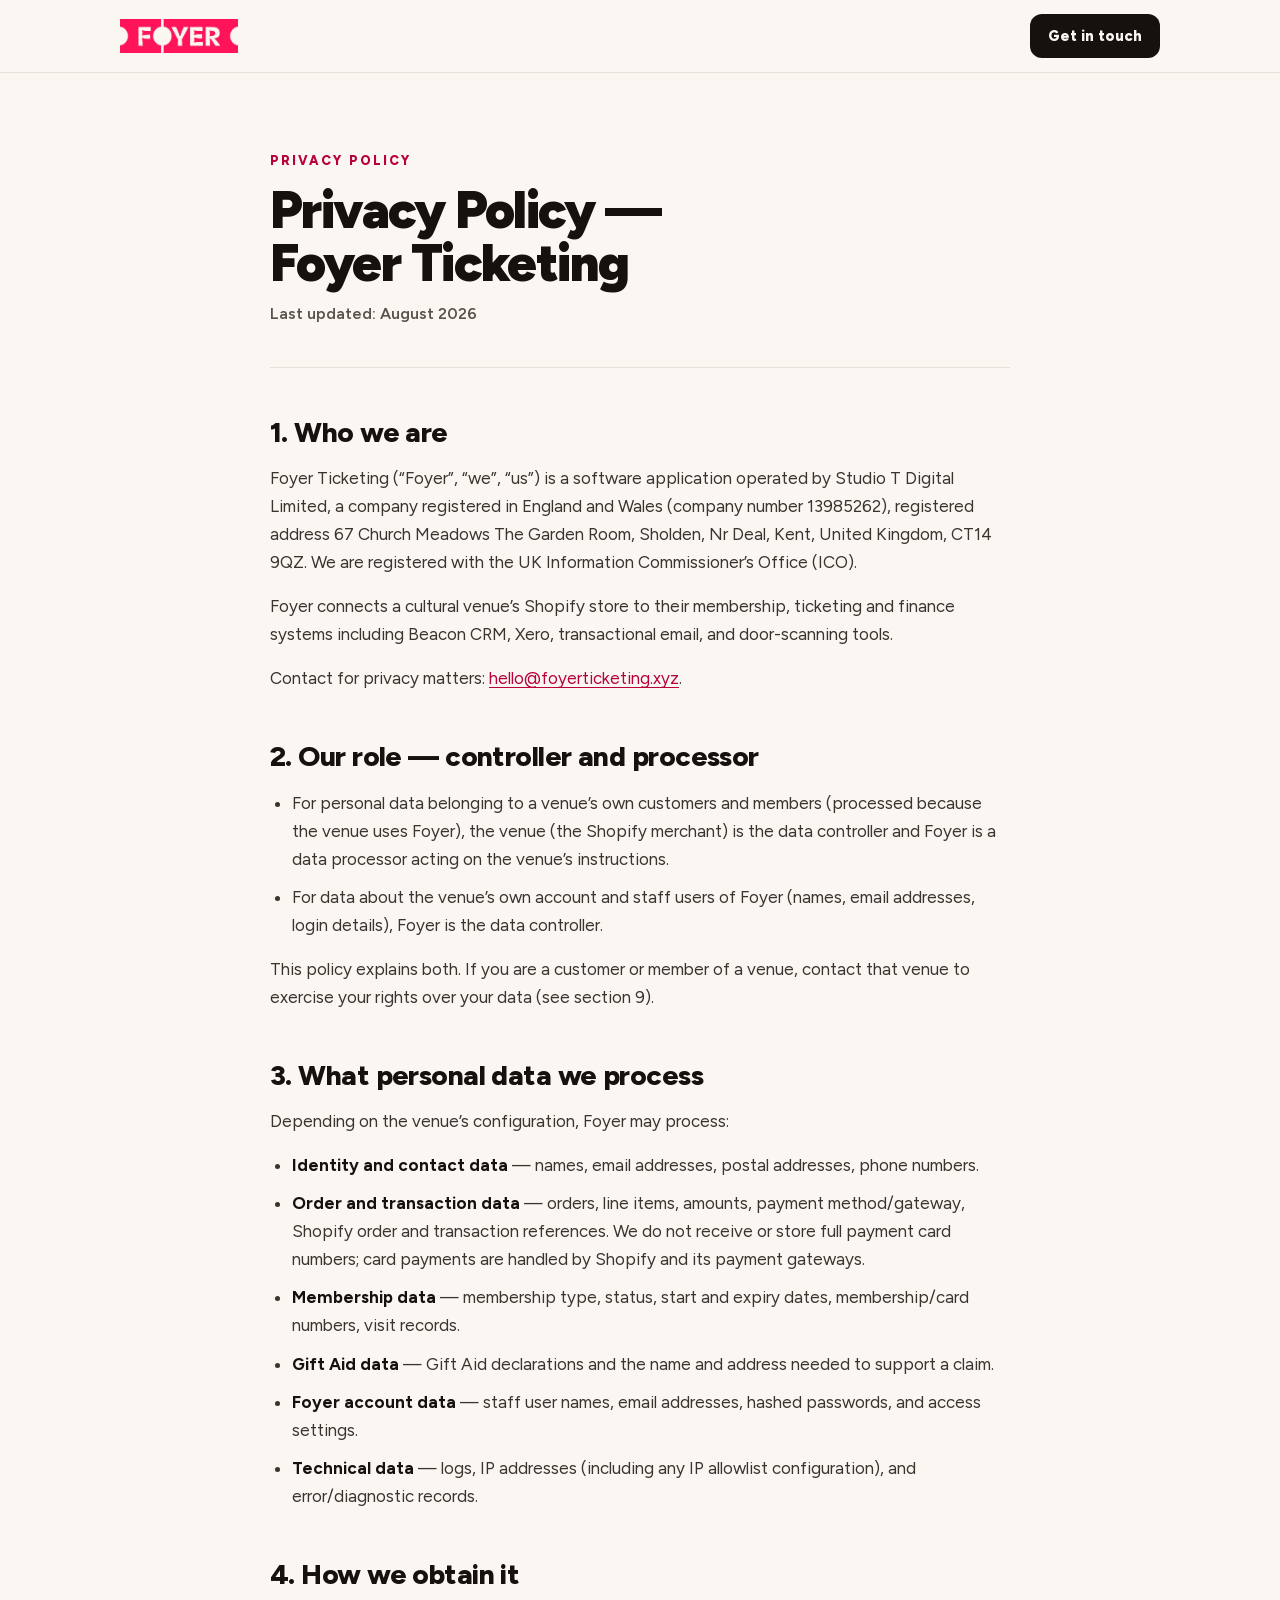
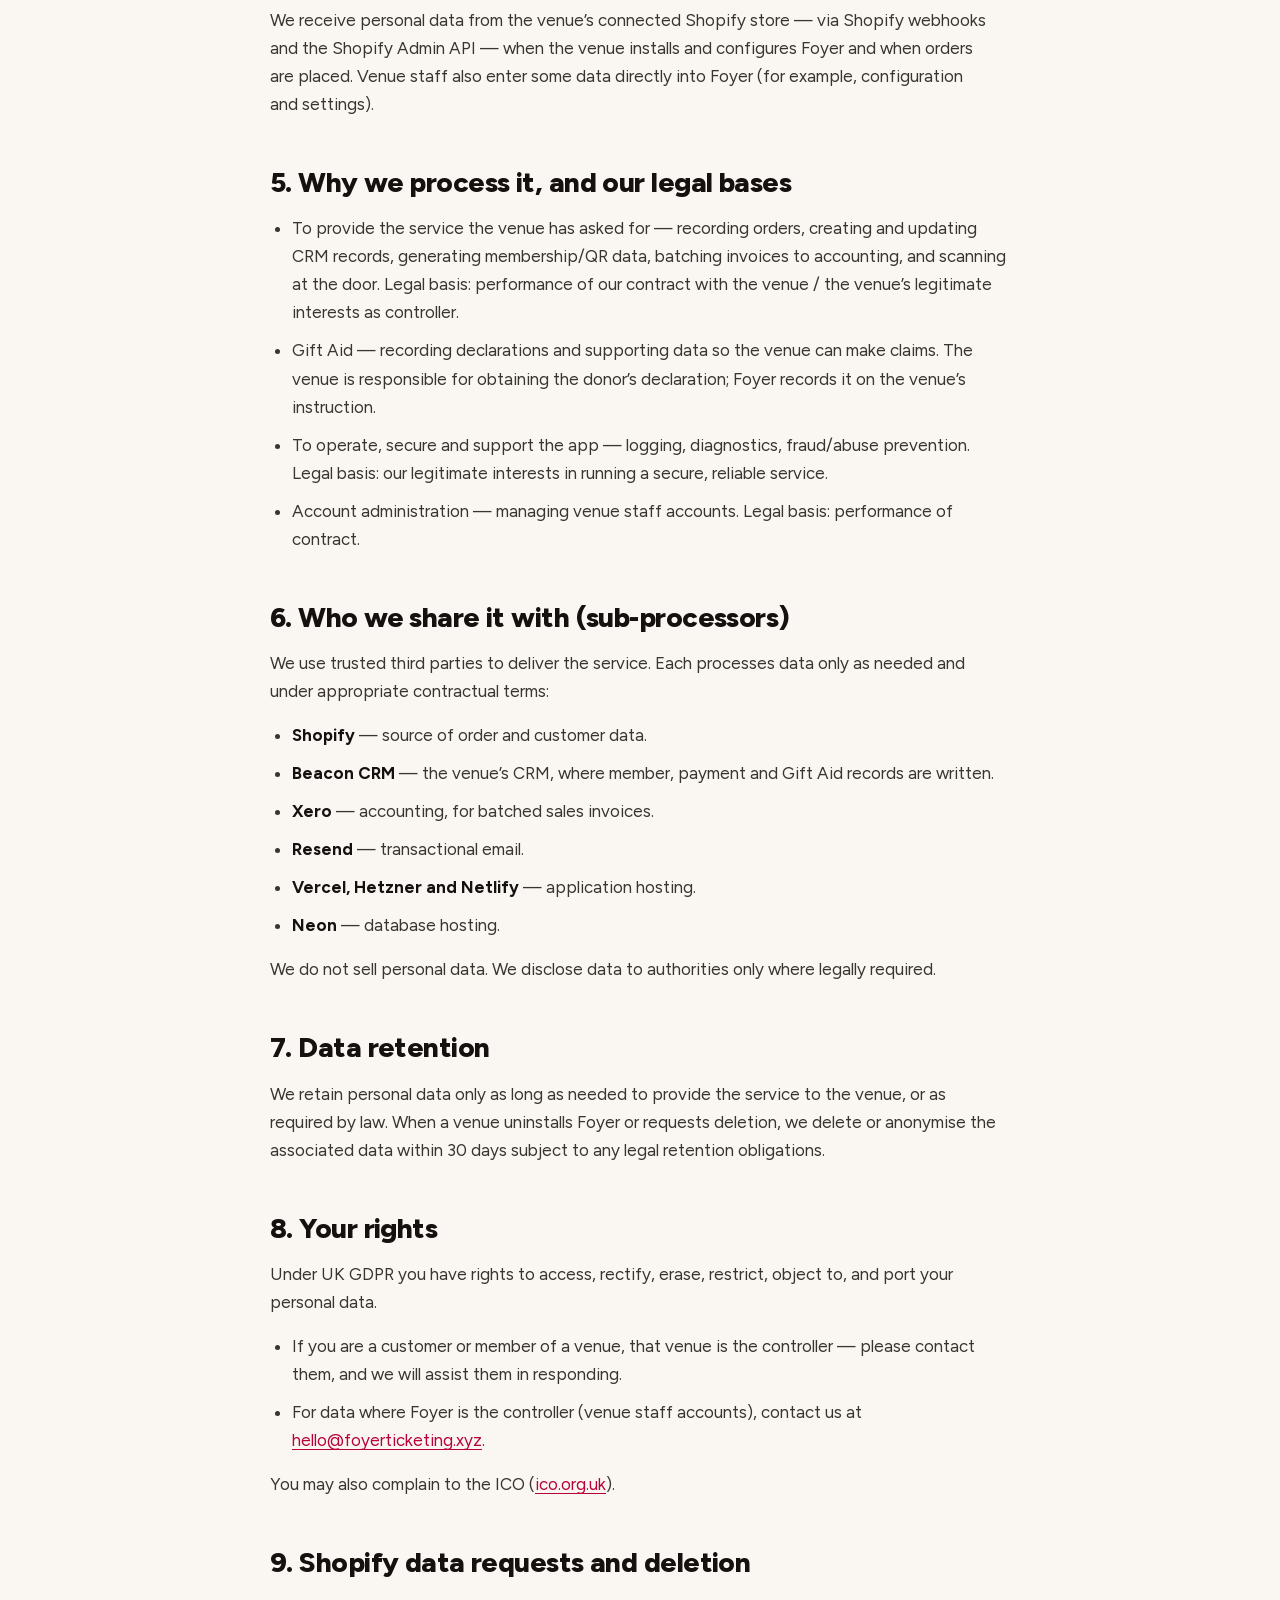
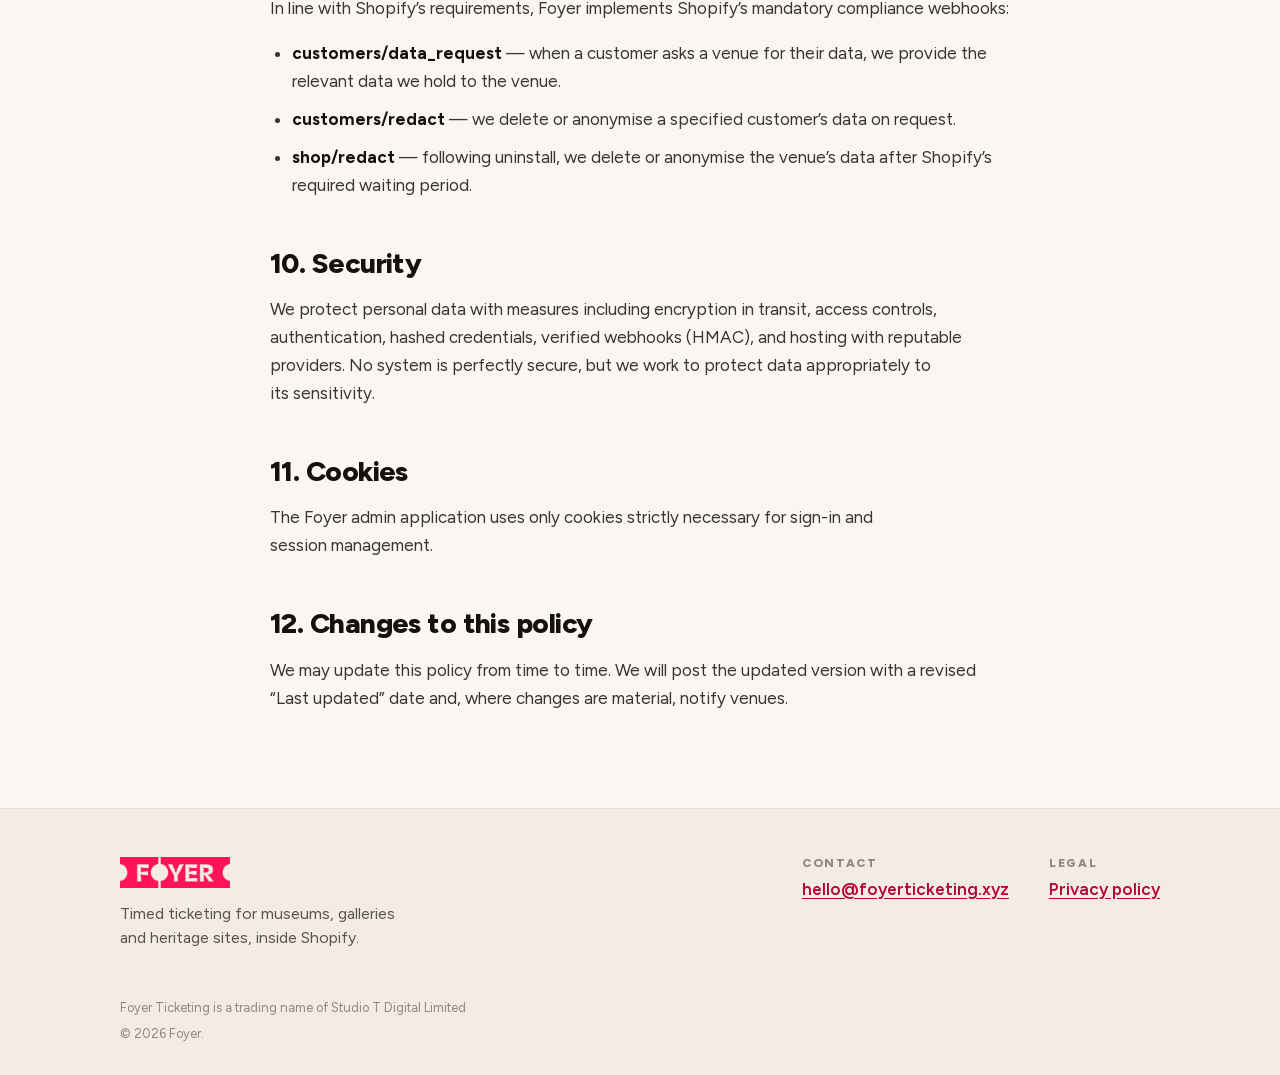
<file: privacy.html>
<!DOCTYPE html>
<html>
<head>
  <meta charset="utf-8">
  <title>Bundled Page</title>
  <style>
    * { margin: 0; padding: 0; box-sizing: border-box; }
    body { background: #faf9f5; display: flex; align-items: center; justify-content: center; min-height: 100vh; font-family: -apple-system, BlinkMacSystemFont, sans-serif; }
    #__bundler_loading { position: fixed; bottom: 20px; right: 20px; font: 13px/1.4 -apple-system, BlinkMacSystemFont, sans-serif; color: #666; background: #fff; padding: 8px 14px; border-radius: 8px; box-shadow: 0 1px 4px rgba(0,0,0,0.12); z-index: 10000; }
    #__bundler_thumbnail { position: fixed; inset: 0; width: 100%; height: 100%; display: flex; align-items: center; justify-content: center; background: #faf9f5; z-index: 9999; }
    #__bundler_thumbnail svg { width: 100%; height: 100%; object-fit: contain; }
    #__bundler_placeholder { color: #999; font-size: 14px; }
  </style>
  <noscript>
    <style>#__bundler_loading { display: none; }</style>
    <div style="position:fixed;bottom:12px;left:12px;font:13px/1.4 -apple-system,BlinkMacSystemFont,sans-serif;color:#999;background:rgba(255,255,255,0.9);padding:6px 12px;border-radius:6px;box-shadow:0 1px 4px rgba(0,0,0,0.08);z-index:10000;">
      This page requires JavaScript to display.
    </div>
  </noscript>
</head>
<body>
  <div id="__bundler_thumbnail"><svg xmlns="http://www.w3.org/2000/svg" sc-camel-view-box="0 0 400 300"><rect width="400" height="300" fill="#FFE3EC"></rect><text x="200" y="178" font-family="Figtree,sans-serif" font-size="110" font-weight="800" fill="#B80039" text-anchor="middle">F</text></svg></div>
  <div id="__bundler_loading">Unpacking...</div>

  <script>
    
document.addEventListener('DOMContentLoaded', async function() {
  const loading = document.getElementById('__bundler_loading');
  function setStatus(msg) { if (loading) loading.textContent = msg; }

  const FONT_MIME = /^(font[/]|application[/](x-)?font-|application[/]vnd\.ms-fontobject)/i;
  const MIME_TOKEN = /^[\w.+-]+[/][\w.+-]+$/;
  function toBase64(bytes) {
    let bin = '';
    for (let i = 0; i < bytes.length; i += 0x8000) {
      bin += String.fromCharCode.apply(null, bytes.subarray(i, i + 0x8000));
    }
    return btoa(bin);
  }

  // Error sink persists across replaceWith since it's on window, not the DOM.
  window.addEventListener('error', function(e) {
    // Failed resource loads (CSP-blocked links, scripts, images) fire plain
    // events at the element — warn only; real JS errors carry message/error.
    if (!e.message && !e.error && e.target && e.target !== window) {
      console.warn('[bundle] resource failed to load:',
        e.target.tagName, String(e.target.src || e.target.href || ''));
      return;
    }
    var p = document.body || document.documentElement;
    var d = document.getElementById('__bundler_err') || p.appendChild(document.createElement('div'));
    d.id = '__bundler_err';
    d.style.cssText = 'position:fixed;bottom:12px;left:12px;right:12px;font:12px/1.4 ui-monospace,monospace;background:#2a1215;color:#ff8a80;padding:10px 14px;border-radius:8px;border:1px solid #5c2b2e;z-index:99999;white-space:pre-wrap;max-height:40vh;overflow:auto';
    d.textContent = (d.textContent ? d.textContent + String.fromCharCode(10) : '') +
      '[bundle] ' + (e.message || e.type) +
      (e.filename ? ' (' + e.filename.slice(0, 60) + ':' + e.lineno + ')' : '');
  }, true);

  try {
    const manifestEl = document.querySelector('script[type="__bundler/manifest"]');
    const templateEl = document.querySelector('script[type="__bundler/template"]');
    if (!manifestEl || !templateEl) {
      setStatus('Error: missing bundle data');
      console.error('[bundler] Missing script tags — manifestEl:', !!manifestEl, 'templateEl:', !!templateEl);
      return;
    }

    const manifest = JSON.parse(manifestEl.textContent);
    let template = JSON.parse(templateEl.textContent);

    // Nested page bundles (iframe targets). Each ships ONCE, in the ROOT
    // document's manifest; frame srcs carry an about:blank#<uuid> marker
    // instead of a substitutable uuid. Every document mints the blobs for
    // its OWN frames — from local text at the root, or text obtained from
    // its DIRECT parent over the relay protocol below — so each frame
    // navigation stays same-origin with its initiator and a deduped page
    // loads at any depth on any host, including a file:// download's
    // opaque origins (where a blob minted by one document cannot be
    // navigated to by another).
    const pageOrderEl = document.querySelector('script[type="__bundler/page_order"]');
    const pageOrder = pageOrderEl ? JSON.parse(pageOrderEl.textContent) : [];
    const pageSet = new Set(pageOrder);
    const pageTexts = {};

    // ── Nested-page text protocol (parent-chain relay) ──
    // Page bundles ship once, in the ROOT document's manifest. Every
    // document mints the blobs for its OWN frames, obtaining page text
    // through a strict parent-chain relay: a document only ever SENDS to
    // its direct parent (which, for every document the publisher's own
    // runtime minted, is another publisher document) and only ACCEPTS
    // text from that direct parent; requests from below are honored only
    // for the document's own child frames, and the ROOT never sends
    // upward at all. That last rule is load-bearing: the artifact host's
    // frame-ancestors allows claude.ai (and friends) to frame an
    // artifact, so window.top can be a FOREIGN document — a top-addressed
    // protocol would hand page uuids to that ancestor and accept forged
    // "page text" from it, minting attacker HTML as an artifact-origin
    // blob document. The chain never touches the ancestor: requests stop
    // at the root, replies are origin-addressed per hop (never '*' when
    // an origin exists), and both directions are origin-gated (on https
    // a foreign sender's origin can never equal this document's; in
    // opaque contexts — file:// — everything serializes as 'null', where
    // an embedded EXTERNAL frame still fails the gate by carrying its
    // own real origin, and a sandboxed child of such a frame is excluded
    // by the own-child-frames check plus uuid unguessability). Shape is
    // deny-by-default: one request form, one reply form, no error
    // replies.
    // window.origin is the SERIALIZED SECURITY origin ('null' in opaque
    // contexts such as a sandboxed preview iframe) — location.origin is
    // computed from the URL and stays 'https://…' even when the document
    // is sandboxed, which would misgate every opaque chain.
    const OWN_TARGET = /^https?:[/][/]/.test(window.origin || '')
      ? window.origin
      : '*';
    function trustedOrigin(e) {
      if (e.origin === window.origin) return true; // https chains; opaque==opaque
      // file:// trees: Chrome serializes the file document's origin as
      // 'file://' while the blob: documents it mints serialize as 'null',
      // so the two legitimate shapes can never string-match — accept the
      // pair in both directions. https origins never serialize as either,
      // and sender identity (own child frame / direct parent) is checked
      // separately.
      return (
        (e.origin === 'null' &&
          (window.origin === 'file://' ||
            window.location.protocol === 'file:')) ||
        (/^file:/.test(e.origin) && window.origin === 'null')
      );
    }
    // Non-empty only in the root document (nested bundles ship an empty
    // island), so it doubles as the root marker: the root answers from
    // local text and treats a miss as authoritative — never relaying to
    // its (possibly foreign) parent.
    const isPageRoot = pageOrder.length > 0;
    const blobUrls = {};
    const resourceBlobs = {};
    const UUID_SHAPE = /^[0-9a-f]{8}-[0-9a-f]{4}-[0-9a-f]{4}-[0-9a-f]{4}-[0-9a-f]{12}$/;
    const pendingFrames = {}; // uuid -> [{el, frag}] awaiting text for own frames
    const pendingRelays = {}; // uuid -> [childWindow] awaiting text to pass down
    function mountPage(el, frag, text) {
      const pageBlob = new Blob([text], { type: 'text/html' });
      const u = URL.createObjectURL(pageBlob);
      resourceBlobs[u] = pageBlob;
      el.src = u + frag;
    }
    function deliverPage(uuid, text) {
      const frames = pendingFrames[uuid];
      delete pendingFrames[uuid];
      if (frames) for (const f of frames) mountPage(f.el, f.frag, text);
      const relays = pendingRelays[uuid];
      delete pendingRelays[uuid];
      if (relays) {
        for (const cw of relays) {
          try { cw.postMessage({ __bundler_page: uuid, __bundler_text: text }, OWN_TARGET); } catch (err) { /* gone */ }
        }
      }
    }
    function ownFrameWindows() {
      const out = [];
      for (const f of Array.from(document.querySelectorAll('iframe'))) {
        try { if (f.contentWindow) out.push(f.contentWindow); } catch (err) { /* detached */ }
      }
      return out;
    }
    window.addEventListener('message', function (e) {
      const d = e.data;
      if (!d || typeof d !== 'object' || !e.source) return;
      // Origin gate first; the structural checks below (own-child-frames
      // for requests, direct-parent + solicited-uuid for replies, the
      // root's never-relay rule) are what hold in fully opaque chains
      // where origin strings can't discriminate — a sandboxed root's
      // FOREIGN wrapper still fails all three even though both serialize
      // as real-vs-'null' rather than matching.
      if (!trustedOrigin(e)) return;
      if (typeof d.__bundler_need === 'string' && UUID_SHAPE.test(d.__bundler_need)) {
        // Requests are honored only for this document's own child frames.
        if (ownFrameWindows().indexOf(e.source) < 0) return;
        const uuid = d.__bundler_need;
        const text = pageTexts[uuid];
        if (typeof text === 'string') {
          try { e.source.postMessage({ __bundler_page: uuid, __bundler_text: text }, OWN_TARGET); } catch (err) { /* gone */ }
          return;
        }
        if (isPageRoot || window.parent === window) return; // authoritative miss
        const waiting = pendingRelays[uuid];
        if (waiting) {
          if (waiting.indexOf(e.source) < 0) waiting.push(e.source);
          return;
        }
        // Never-answered uuids would otherwise accumulate forever under a
        // request spray; past the cap (far above any real page count) new
        // relays are dropped rather than remembered.
        if (Object.keys(pendingRelays).length >= 128) return;
        pendingRelays[uuid] = [e.source];
        window.parent.postMessage({ __bundler_need: uuid }, OWN_TARGET);
      } else if (
        typeof d.__bundler_page === 'string' &&
        UUID_SHAPE.test(d.__bundler_page) &&
        typeof d.__bundler_text === 'string'
      ) {
        // The shape test is load-bearing beyond tidiness: the solicited
        // check below uses the in operator, which matches prototype keys
        // ('__proto__', 'constructor') — an unshaped key would reach
        // deliverPage and throw, painting the error banner.
        // Text is accepted only from the direct parent — the document
        // that minted this one.
        if (e.source !== window.parent || window.parent === window) return;
        if (!(d.__bundler_page in pendingFrames) && !(d.__bundler_page in pendingRelays)) return;
        deliverPage(d.__bundler_page, d.__bundler_text);
      }
    });

    const uuids = Object.keys(manifest);
    setStatus('Unpacking ' + uuids.length + ' assets...');

    await Promise.all(uuids.map(async (uuid) => {
      const entry = manifest[uuid];
      try {
        const binaryStr = atob(entry.data);
        const bytes = new Uint8Array(binaryStr.length);
        for (let i = 0; i < binaryStr.length; i++) bytes[i] = binaryStr.charCodeAt(i);

        let finalBytes = bytes;
        if (entry.compressed) {
          if (typeof DecompressionStream !== 'undefined') {
            const ds = new DecompressionStream('gzip');
            const writer = ds.writable.getWriter();
            const reader = ds.readable.getReader();
            writer.write(bytes);
            writer.close();
            const chunks = [];
            let totalLen = 0;
            while (true) {
              const { done, value } = await reader.read();
              if (done) break;
              chunks.push(value);
              totalLen += value.length;
            }
            finalBytes = new Uint8Array(totalLen);
            let offset = 0;
            for (const chunk of chunks) { finalBytes.set(chunk, offset); offset += chunk.length; }
          } else {
            console.warn('DecompressionStream not available, asset ' + uuid + ' may not render');
          }
        }

        if (pageSet.has(uuid)) {
          pageTexts[uuid] = new TextDecoder().decode(finalBytes);
          return;
        }
        if (FONT_MIME.test(entry.mime) && MIME_TOKEN.test(entry.mime)) {
          // Strict artifact hosts allow font-src data: but not blob:.
          blobUrls[uuid] = 'data:' + entry.mime + ';base64,' +
            (entry.compressed ? toBase64(finalBytes) : entry.data);
        } else {
          const blob = new Blob([finalBytes], { type: entry.mime });
          blobUrls[uuid] = URL.createObjectURL(blob);
          resourceBlobs[blobUrls[uuid]] = blob;
        }
      } catch (err) {
        console.error('Failed to decode asset ' + uuid + ':', err);
        const blob = new Blob([], { type: entry.mime });
        blobUrls[uuid] = URL.createObjectURL(blob);
        resourceBlobs[blobUrls[uuid]] = blob;
      }
    }));

    const extResEl = document.querySelector('script[type="__bundler/ext_resources"]');
    const extResources = extResEl ? JSON.parse(extResEl.textContent) : [];
    const resourceMap = {};
    for (const entry of extResources) {
      if (blobUrls[entry.uuid]) resourceMap[entry.id] = blobUrls[entry.uuid];
    }

    // Artifact-host CSP (connect-src 'self') refuses fetch() of blob: URLs —
    // consumers read these Blobs directly. Survives the swap like the error sink.
    window.__resourceBlobs = resourceBlobs;

    setStatus('Rendering...');
    // Page uuids have no blob here — they ride inside about:blank#<uuid>
    // frame markers the pass below resolves after the swap.
    for (const uuid of uuids) {
      if (pageSet.has(uuid)) continue;
      template = template.split(uuid).join(blobUrls[uuid]);
    }

    // Strip integrity + crossorigin — blob URLs from a file:// document inherit
    // a null origin, so crossorigin forces a CORS fetch that SRI then rejects.
    // The manifest bytes are ours; SRI protects against CDN compromise, not this.
    template = template.replace(/\s+integrity="[^"]*"/gi, '').replace(/\s+crossorigin="[^"]*"/gi, '');

    const resourceScript = '<script>window.__resources = ' +
      JSON.stringify(resourceMap).replace(/<\//g, '<\\/') +
      ';</' + 'script>';
    // Inject after <head> so the DOCTYPE stays first; prepending the script
    // would push the parser into quirks mode. DOMParser always emits a <head>
    // (synthesizing one if the source HTML omitted it) but may carry
    // attributes through, so match the full opening tag. slice() rather than
    // replace() keeps us clear of $-pattern substitution in resourceScript.
    const headOpen = template.match(/<head[^>]*>/i);
    if (headOpen) {
      const i = headOpen.index + headOpen[0].length;
      template = template.slice(0, i) + resourceScript + template.slice(i);
    }

    // Parse the template and swap the root element. Scripts inserted via
    // DOMParser/replaceWith are inert per spec — re-create each with
    // createElement so they execute, awaiting onload for src scripts to
    // preserve ordering (React before ReactDOM before Babel before text/babel).
    const doc = new DOMParser().parseFromString(template, 'text/html');
    document.documentElement.replaceWith(doc.documentElement);

    // Resolve page-frame markers: mint this document's own blob for each
    // framed page — from local text when this is the root, otherwise by
    // asking the direct parent over the relay protocol above. An
    // unanswered request leaves the frame on about:blank, the same
    // degraded state as a refused embed.
    {
      const MARKER = /^about:blank#([0-9a-f]{8}-[0-9a-f]{4}-[0-9a-f]{4}-[0-9a-f]{4}-[0-9a-f]{12})(#.*)?$/;
      const needed = [];
      for (const el of Array.from(document.querySelectorAll('iframe'))) {
        const m = MARKER.exec(el.getAttribute('src') || '');
        if (!m) continue;
        const text = pageTexts[m[1]];
        if (typeof text === 'string') {
          mountPage(el, m[2] || '', text);
        } else if (window.parent !== window && !isPageRoot) {
          const had = pendingFrames[m[1]];
          (pendingFrames[m[1]] = had || []).push({ el: el, frag: m[2] || '' });
          if (!had) needed.push(m[1]);
        }
      }
      for (const uuid of needed) {
        window.parent.postMessage({ __bundler_need: uuid }, OWN_TARGET);
      }
    }

    const dead = Array.from(document.scripts);
    for (const old of dead) {
      const s = document.createElement('script');
      for (const a of old.attributes) s.setAttribute(a.name, a.value);
      s.textContent = old.textContent;
      // text/babel scripts with a src: read and inline. transformScriptTags
      // does XHR against the src, but blob:null/ from a file:// origin is
      // silently dropped. Inlining makes it a plain inline babel script,
      // which transformScriptTags handles unconditionally.
      if ((s.type === 'text/babel' || s.type === 'text/jsx') && s.src) {
        const pre = resourceBlobs[s.src.split('#')[0]];
        s.textContent = pre ? await pre.text() : await (await fetch(s.src)).text();
        s.removeAttribute('src');
      }
      const p = s.src ? new Promise(function(r) { s.onload = s.onerror = r; }) : null;
      old.replaceWith(s);
      if (p) await p;
    }
    // Babel standalone auto-transforms type=text/babel on DOMContentLoaded,
    // which fired before we swapped the document. Trigger manually if present.
    if (window.Babel && typeof window.Babel.transformScriptTags === 'function') {
      window.Babel.transformScriptTags();
    }
  } catch (err) {
    setStatus('Error unpacking: ' + err.message);
    console.error('Bundle unpack error:', err);
  }
});

  </script>

  <script type="__bundler/manifest">
{"98ce9de2-ebda-44a0-bb44-633f198b3951":{"mime":"image/png","compressed":false,"data":"iVBORw0KGgoAAAANSUhEUgAABE8AAAE/CAYAAAC3uO1xAAABgWlDQ1BzUkdCIElFQzYxOTY2LTIuMQAAKJF1kctLQkEUhz+1KHtQUIugFhLVqqIUpDZBSlggIWbQa6PXV+Djcq8S0jZoKxREbXot6i+obdA6CIoiiNa1LWpTcTtXAyXyDGfON7+Zc5g5A9ZQSknrdSOQzuS0oM/jWFhccjS8YKebZlzYw4quTgYCfmraxx0WM94MmbVqn/vXmqMxXQFLo/CEomo54Wlh/1pONXlbuFNJhqPCp8KDmlxQ+NbUI2V+NjlR5i+TtVDQC9Z2YUeiiiNVrCS1tLC8nL50Kq/83sd8SUssMz8nsVe8B50gPjw4mGEKL25GGZfZzRBOhmVFjfyRUv4sWclVZFYpoLFKgiQ5BkXNS/WYxLjoMRkpCmb///ZVj7uc5eotHqh/Moy3fmjYgu+iYXweGsb3Edge4SJTyc8ewNi76MWK1rcPbRtwdlnRIjtwvgldD2pYC5ckm7g1HofXE2hdhI5raFou9+x3n+N7CK3LV13B7h4MyPm2lR9qTmfnap1AGQAAAAlwSFlzAAAuIwAALiMBeKU/dgAAIABJREFUeJzs3Xm4JGV99vFvsYMsoo8bBjXiHkQQNXEJajSi4BaBV5+4EYNrXGPU4E4E931XYsS1jPAi4iuKwQ2jMW4gIIuIOypSMuw7PO8fVcMMw0yfPuf06V9V9/[base64]/XYFosVSZo1lwCr1nn8ZoWOdSbwBa5/btke2HKFjidJkiRNwrXABay5Xj4fWFWt73eWlDeiLVBuCtwN2B24Z/d1h2mklSQtycXACcCPgB8CJwJ/AM6vmvqqyGAAJeXNaEuUHYDdWHNuuQcWK5IkSZqes2mvmVdfN58K/[base64]/BDguOseAnQwcARxeNfXM3sCUlHejPbfsB9wxOM5KuBbYeQh/hyXlFwLviM7Rc++omvqfo0MspKR8M+AXwI2W8TSfqZo6TyiSgpWUfwHcboqHvLBq6u2meLzBKSlXtAVnWudxU+CWtKM1d6MtWSRt2FXAV4HDgaOqpj5vOU+27BEjVVP/CfgI8JGS8vbAY2gvdv8W2Gy5zy9JAtrpN6sLk59Gh5mGqqlPoJ2C9IqS8i6sKVLuEhpscjYC/o32v6nvPgy8HLhZdJCeuhJ4a3SIMR3I8ooTSSusauoCnNc9NnjOLynfhrZEWfux4zQySj12JfBftNfNn6+aetWknnjZI082pKR8c+B5wD+xvKGh0roceTJwjjwZ2zW0i3q/uWrqH0aH6YuS8h7AS2mn9qzYeWxKCnDPqqlPjA6ykJLygcDro3P01KFVUz8jOsRCSso7AGex/CkajjyZIY48mS3drIC1y5R7AncODSVNx3nA+4F3V0197kocYMXWKqma+o/[base64]/ll0iIWUlG9L+2GWpDlTNfVZVVO/uWrq+9COMvpn4Du0ox+loTqZtl/YqWrqd650cQJTKE9Wq5r66qqpP1E19d1p53f/ZlrHlqSeuwI4hLY0edVKDTWcVVVT/6ZbqPM2wLsZ5m5ch0QHGNM7GW5JtVLeEB1gTK/GteikuVc19a+qpn5H1dT3p12M/WMM87yp+fVrYN+qqXfp+oWrp3XgqZUna6ua+gjaBf/eSLugiyTNq2OBu1dN/cqqqb0pXYaqqVdVTf0CYHfaT9SG5G9Kyg+ODrGQbpX6D0bn6JEvVk19UnSIhZSU70D76ZwkXacbkbI/8BfAZ3AkivrtStoPLO5aNfX/jQgQUp4AVE19adXUBwK70G4fJEnz5DfAPlVTP7xq6jOjw8ySqql/DDwAeBowpFE8Qxl98g784GO1ofydvZYVXOdO0rBVTX1Gtwj0LsCRWKKof44Ddqma+uVVU18aFSKsPFmt+2F9KPB44OzoPJK0wq6kHXV3l6qpj4wOM6uqpi5VU3+UdoeBDwDXBkcax31LyntHh1hI1dS/Az4ZnaMHvlk19f9Eh1hISflutIsqS9JI3Vpi+9CO4PxudB6Jth94fNXUf1s19RnRYcLLk9Wqpv4s7VQeL8gkzapTabelPTCyNZ8n3VSe5wD3B34VnWcMryspD2H75bfgJ5NDWevk3+jR9Z6k/qua+gTaEZyvBaa2noS0jk/Qftj42eggq/XqZNrtzPNk2tXgL4vOI0kT9DHg3lVT/yQ6yDyqmvq7wG7AF6KzLGA32u0ke61q6tOBo6NzBPph1dTHRodYSEl5N+Bx0TkkDU/V1NdUTX0Q8NeAu/9pmi4DDqia+il9Ww+wV+XJalVTfwT4SyB8aI4kLdOlwD9UTb2/o01idaNQHg38C3BVdJ4RDiop9/L8vI43RQcINKRRJ0MYySSpp7oPH3YFPhKdRXPhdOA+XR/QO729OKua+mTgXsCnorNI0hKdRnsCOCw6iNaomvptwB60W9310d2AJ0aHWEi33sd/R+cIcDrwuegQCykp/[base64]/[base64]/LzqIFq8rvJ5LW4D1xY7As6JDjOHTtCMyZt0FwKHRIRZSUn4UcN/oHJJmW9XUlwP7Au+PzqJB+hlw/+7+fjAGVZ4AVE39c9oC5cToLJLUuRjYu0/70GvxuuIr0xZhfXFgSflG0SFG6UZivDM6xxR8sGrqi6JDjFJSrnCtE0lT0o3e/CfgldFZNCgnAA/o7usHZXDlCUDV1OfQTuH5RnAUSToXeHDV1MdFB9HydQXY3rSFWB/[base64]/RIcbwLtrtBmdNAd4aHWIM+wN3jA4haX5VTf0fwGujc6iXTgAe092/D9agyxO4bgTKw3ERWUnTczWwb9XU/xMdRCunauov0g5DLtFZgBeVlG8aHWKUqqn/CHwsOscKOKZq6lOjQ4zS7cr06ugcklQ19UHAILad1dT8DHj4kEecrDb48gSuWwPlYbiNsaSVV4D9q6b+UnQQrbyqqT8B/Et0DmAb4GXRIcbwVvq1Y9EkDGEr5mfT7s4kSX3wbOCb0SHUC78HHtZ9wDJ4M1GewHW78OxJu5WgJK2UF1VN/anoEJqeqqnfDrw5Ogfw3JLyLaNDjFI19c+AI6NzTND3qqbu9Q1ASXlr4MDoHJK0WtXUVwNPBXq9Q5lW3PnAnlVT/yI6yKTMTHkCUDX1ScCjmM0515LivaFq6iHsuKEJq5r6ZcB/BMfYEnhFcIZxvCk6wAQNYdTJC4GbR4eQpLVVTf0r2vcnzafLgUdXTX1ydJBJmqnyBKBq6m8Bz4rOIWnmHFU19cujQyjUM4FvB2d4Rkn5tsEZRup2n/p6dI4JOIuej6IpKW9PP6aVSdINdAvIHh2dQyGe2d2Xz5SZK08Aqqb+GC5UJGlyzqLdyUJzrBuG/Hjg3MAYmzGMhUFnYfTJ26um7vv6LS8Fer2NtaS592zgsugQmqpDq6b+eHSIlTCT5UnnebRbIknSclxOu7OO6ymJqqnPBjKxi6I+paTc6y1pq6Y+FjgpOscyNMBHo0OMUlK+BfD86BySNErV1L8D3hOdQ1PzI9r78Jk0s+VJt4f0vrQL1UjSUj2vauoTo0OoP6qm/irw2sAImwAHBR5/XEO+WH5f1dR9/6T0lcBW0SEkaQxvwk095sH5wH5VU18RHWSlzGx5AtftwLM/7daikrRYh1VN7RRArc/BQOR21Y8vKe8cePxxfAr4U3SIJbgMeG90iFG6dW+eEZ1DksZRNfV5DGMBbi1dAZ7a3X/PrJkuTwCqpv488NboHJp9JeU9SsovLyk/uqR8u+g8WraTgOdEh1A/VU1dgCcBvw6KsBHwuqBjj6UbuTHE8vGwqqmb6BALeC3t+jdaS0l5q5Lys0vKzykpP6CkvG10Jg1LSfmRJeV9S8ozf48U4J04I2CWvaVq6plfHHiT6ABTciDwQOA+0UE0e0rKjwBeDjxgne9fCJxMexO++utJVVO7533/XQ78nwEM21egqqnPKyln4FvEfBjx2JLyvbrdbfrqfbS7wWwcHWRM1wJvjw4xSkn5LsCTo3P0SUl5O+CfaLdFvdk6v/ZruvMva87FZ1RNfc20c6qfuqJkP9r7hXt03z6zpPxW4GOzPAVhmqqmvqSk/EngudFZNHHfo70XmnlVdIBpKSnvAvwA2DQ6i5Zt2z4UECXl+9EO7d5tMX8M+BVrLuRWP84cwK4OE1NSfghwXHSOEV5RNfXro0NoGErK7yHuYvDYqqkfHnTssZSUjwD2ic4xpqOqpv676BCjlJQ/S3ujF+kzVVPn4AwAlJRfBbyYxe06dAVwGuuUKlVT/2HyCfuvpPwL4HZTPOSFVVP3YpeokvIjaQvTDS3C/Qfg3cD7XTh++br7sR9H59BEXQXsXjX1ydFBpmFeRp5QNfVJJeW3MCetmKZiBxZXnEBbWN6uezx6re9fVlI+lTUXcqcAvwV+VzX1hctOqsU4CXhzdAgNyoG0P8+3CTj2niXlB1RN/d8Bxx7XuxhOedL3tU52o10MX2v8JYvfrnlzYNfucZ2S8rm0599f0E7JW/vxm24zAs2Wu7Ph4gTglsDrgQO7URP/D/i6I1OXprsf+z5w7+gsmpg3z0txAnNUnnT+jfYC7s7RQTQT/gu4msn8HG0J7N49rqekfDFwdvf43Vr/vPa//75q6qsnkGPeXQMc4P9LLUbV1BeXlJ8NfDEowiG0U1N7qWrqb5WUT2DxZfO0ndbtpNRnhzBHo4bH9Hlg7wk9182AB3ePdZWuXLmuTOGGBcs53XpIGo7jx/x92wDP7h6Xl5S/ARxDu3D4Wf69L8qhWJ7MijPo+fprkzZX5UnV1FeUlJ8OfBMvPrRMVVNfUFL+X+D+K3yorWkLv1Gl37Ul5T9y/ULlHOBi4BLg0u7ruo/rvu8nagC8q2rq70eH0PBUTX1MSbkGIqYy7FFSfljV1F8JOPa43gP8R3SIBbwvOsAoJeUHAI+IztFDX6CdErvS13UVcPPuca8N/J4rSsrnAatoF8Zctc5jg9+rmvriFU2vDfk+7Q5bWy7iz2wBPLx7QFum/Jp2Wvbqx++65139uLz7eilwIe3fefgU9CCfAz4cHULLVoCnz9uaQHNVnsB1n4B9GHhmdBbNhC+z8uXJODaiHVp6S9YzemUcJeVraE/s6xYsl9GOyFjs49oRvxYxvWEhvwBeFR1Cg/YC4GHATQOOfTDQ5/Lk08CbWGcxzx65CPh4dIgFHBIdoI+qpv5D90HGX0VnoZ0OdKvusSgl5atZc5N9Rff18vX8+6h/XqobL+PPDlrV1Fd2r58HLeNptgDu1D3G1v2dn0/7gdcJtGsz/hA4cZY/0Kqauikpn4EzAYbuQ1VTfys6xLTNXXnSeSnwKNo1K6Tl+DKzM1xtY9pRLltHBwnyzKqpL40OoeGqmvrckvKLiLkJv3dJ+TFVU38+4NgL6kZ+Hkp/1x37eJ8/BS4p7wnsEZ2jxz5PP8qT5diEdmrINtFB5tDxLK88WapNgNQ97gHs333/qpLy14DPAp+rmnpVQLaV9m0sT4bsbOBl0SEizOUe5t0CnP8anUMz4YfAudEhtGxHVU39X9EhNHxVU38C+J+gw/9bSbnPU1LfT7tOVB/1eqFYHHWykF6WhhqMcdc9mZZNgT2BjwDnlJSPKSnv122pPCu+HR1Ay3LgvG5oMUs/hIv1KdoV1aUl6xYI86Z72K4BXhEdQjMlqpzfBXh80LEXVDX12cCR0TnW46tVU58eHWJDSsr7sMTpmPOiaurTgDOjc2iw/od2u9U+2pR2raPPAqeXlA8oKW8WnGkS+rxDnEY7mfY+ei7NbXlSNfW1eMOkyfhydAAtyyeqpj41OoRmR9XUxxP3vvDakvLGQccex7ujA6xHb0eddJ80z8rU0JX2hegAGqZuyu4Po3OM4Y60O9WcVVJ+7pBHolRN/VMcuT1Ur+juo+fSYH/oJqFq6qOB70Tn0OAdS7vitIbnCuA10SE0kw4k5n3hzsBTAo47lqqpv02/[base64]/TfE8gTabbGPKyk/PzrIElieDMsxVVPP/Vo1c1+edKKGV2t2OFx4eN5WNXUTHUKzq2rqs2h3S4jwipLylkHHHqlq6iuBD0fnAP6zr+8B3d/dK6NzDEnV1FfRFijSUgy1PAHYGHh7SfkB0UEW6YfA5dEhNJZCe7889yxPgKqpf4zb3Gl5XOV/WC4C3hEdQnPhEGK2590BeE7Accf1AeJHCbwv+PijPI/2E2UtjlN3tFS/BS6NDrEMGwOfLClvFx1kXF2RfmJ0Do3l81VTnxQdog8sT9Z4T3QADdpZOHppSD42r/vTa7qqpv4tcFTQ4V9WUt466NgjVU39e+L+vwB8v2rq7wUef4NKytsCL4vOMVCWJ1qSqqkLw/8g7LbAB6NDLNIfowNoLH1aqyyU5UmnauqvAadE59AwVU19GXB2dA6NpWBZqumKuui4GfDCoGOP47DAY/d2e2LgxcBNokMM1FnRATRoQ566s9oTSsqPig6xCKuiA2hBJ1dN/fXoEH1heXJ9fb6YUv8N/ROLefGVqqln4QJJA9EtTB41NPnFJeUbBx17IccCvws47rnE7YQ0Ukk5AS+KzjFgfoqt5ZiVa4P9owMsguVJ/3l/vBbLk+v7BP4Qa+nc8nYYHHqoCFGjnW4MvCTo2CN1WwR/IuDQH62a+oqA447jQGCb6BADZnmi5ZiVBYf3KikP5X3kvOgAGuk84JPRIfrE8mQtVVNfStzOCBq+S6IDaEFn4tbkivFpIGpnl+eXlG8WdOyFHDYnx1xQSfnW9HuR3yHowxbYGq5Zef1sATwmOsSY/NC63z7S3R+rY3lyQ+8FrokOoUGyPOm/93aLwklTVTX15cChQYffmp5uMVg19enAd6d4yO9XTX3aFI+3GK+mvenR0p1HzO5Wmg0XRAeYoCdEBxiT5Ul/XUO/d6ULYXmyjqqpfwUcE51Dg2R50m+X0tNPnDU3PkDcrlzP7kY29NFHp3isj03xWGMrKe8EPC06x9B15XjUCC8N3yyVJw+JDjAmy5P++mJ3X6y1WJ6s32eiA2iQLE/67Ri3J1akqql/A3w76PBbAK8MOvZC/hO4bArHuRKop3CcpTgI2CQ6xIzw2lZLNUvXCFuUlIewa5flSX95P7wenmDW7wvA5dEhNDhXRQfQSIdHB5CIfR3+Y0n5zwOPv15VU18AfG4Kh/pi1dS9W5ywpLwzkKNzzJCtowNosGZp5AnAraIDjMHypJ8up70f1josT9ajauqLgC9H59Dg9HU7ULVTdv5fdAgJOIK4qTubAq8JOvZCpjF1p5dTdoCD8XpsIkrKGwFbRufQMFVNfQmztWbOLaMDjMHypJ++VDX1xdEh+siT9Yb5KbUWa/voANqgY1wtXH1QNfXviJu6A/CkkvJdAo+/IV9jZbd7b+jhemYl5fswnF0xhuBGQBUdQoM2S1N3hjDypHejAQV4H7xBlicb5tQdLZblSX95ElCfRL4eN6ZdX6NXqqa+Fvj4Ch7i01VT93Fq5eujA8wYp+xouWZp6k7vy5Pufdn7rX5xys4Ilicb4NQdLYHlST85ZUd983+Jm7oDsF9J+R6Bx9+Qw1i5/y+9m7JTUn4ww9kRYyi2iQ6gwZulqQq9X4S6m2q3eXQOXY9TdkawPBnNT6u1GENY1XweOWVHvVI19dnAdyIjAK8LPP56VU19FvCtFXjqU6qm/tEKPO9yHRIdYAbdOTqABm+z6AATNIQpMdviVLu+8f53BMuT0Y4Bro0OocHwoq2fvhgdQFqP6NFQjyop/2VwhvU5bAWecyWnAy1JSflRwH2jc8ygPo6o0rBsER1ggv4UHWAM20UH0PVcC3wpOkSfWZ6MUDX1+cAp0TnUfyXlBKToHFqv46MDSOuxEiMsFuvg6ADrcThwyQSf7xrgkxN8vmUrKVf08//9LLA80XLNUnkyhJEnlif9cnJ3/6sNsDxZWB8ucNV/d40OoPX6XdXUP48OIa3H94lfJO+hJeUHBme4nm6e9SSHDP9X1dS/n+DzTcITgF2iQ8woyxMt1yyVJ2dHBxiD5Um/eN+7AMuThfki0jgsT/rJn1/1UtXUVwLfi85BP3d7OWyCz9WrhWJLypvQw92OZkFJeWtgp+gcGrwtowNMyJ+An0aHGIPlSb943bwAy5OF+SLSOCxP+smfX/VZH6aU3a+k/JjoEOs4HjhrAs9zAXDUBJ5nkvYH7hgdYkbdHa9rtQzdlLpZWTD2v6umjtzVbVyWJ/3idfMCPMksoGrq3wEO+9dC7hkdQOvlSUB91pfX5+tLyhtHh1itu+D/7ASe6vCqqaOnRl2npLw58OroHDPMKTtarlmastOX88tCbh0dQNc5q4fTXHun9/t/98TxwO2jQ6ifSsrb4K4JfbQKODk6hDTCd2gXNI0uLu4GPAX4aHCOtR0JHLjM5+jbLjvPBXaMDjHD5rE8uQa4GrhqEV+3B+4SEXYAZmXKTgG+EB1iTH742B99GA3be5Yn4/kW7VBbaX0eAmwaHUI38J2BDFnVnKqa+uKS8gnAvaKzAAeVlOu+jNSomvoHJeXfsPSy4ffAf08w0rKUlLcHXhGdY8b1vTy5DDh/CY9L2UAZspRzXEn58cBnlvnfMqu2jQ4wIf+vauohrHcClid90ptzZp9ZnozHT681yp7RAbReJ0UHkMZwMv0oT3akHRnx1ugga/kc8Pwl/tmje1aevpz2E3+tgG6tirsHRrgcOBM4o3ucDvyMdqvY84Hzu0Wi1W9/Fh1gQt4SHWAc3cjtO0Tn0HW8bh6D5cl4htLeKoblST/5c6sh6NPr9MCS8qFVU18QHaRzJEsvTz43ySDLUVK+LfC86Bwzbidg6ykc5/esKUfW/vqrqqmvncLxtbJmoTz5VtXUQ1nvZDegig6h6/TpeqS3LE/GUDX1BSXlc4GbRWdRv5SU7wj8eXQOrdeZ0QGkMfTpdXoT4GW0oyT64FvAH4GbL/LPXQB8bfJxluxgYPPoEDNu0lN2fg78iOsXJGdUTX3hhI+jfhl6eXI+7fpVQ+GUnf74o+9v47E8Gd+ZWJ7ohh4eHWCZLuGG86tXdd9f3xzrpf7zm4F7T+m/abU+3ZRKG9K31+kLSsrv7XaaC1U19bUl5aOBAxb5R4+pmvqqlci0WCXlXYEnRueYA8stT86hLdy+Cny1aupfLjeQBmno5ck/Duy1a3nSH327Fukty5Px/RS4X3QI9U6fpuz8lvbTsXMYcyG6ad1glJTPn8Zx1nJB1dR/nPIxpaU4k3ZnhL4MXd4KeA3wzOggnSNZfHly1EoEWaK30J+o1t/MAAAgAElEQVS/21m22PLkIuCbtGXJcVVTnzL5SBqgIZcnB1dNfWR0iHGVlDcC/iY6h67jlJ0xWZ6Mz0ZO11NS3gx40JQPu3pRutNZZ8511dQXTzlLn/nzqkGomvqykvLZ9Oui/Wkl5bf1ZLeGrwIXMv4uGFcAX1q5OOMrKe8JPDQ6x5z4EfDoEb9+Je3W4F/tHt+vmvrqaQTToPTpfXhcVwHPqZr636ODLNKDgVtHh9B1vG4ek+XJ+HxRaV0PAG60Qs/9R9YUJGsXJb90Ubqx+POqITmTfl20bwK8Htg3OkjV1FeWlL8I5DH/yFerpr5oJTONo/tU9U3ROeZF1dQHlZR/CXwY2Ay4FjiBNWXJt6qmviwuoQaiT+/D4zgP2Kdq6m9EB1mCJ0cH0PV43Twmy5Px+aLSuia13smFtMOHjwO+RzuKZNWEnnte/Sw6gLQIZ9J+Ctcn+5SU71M19feig9BO3Rm3POnLLjtPZvKLmGqEqqk/[base64]/9Ts9WSj6BcCO0SEkLcrdogOM4ZvAm6qm7sW6TsvwpOgAugHvc8dkeTK+vl7cKsa5wLuB52/g139BW5YcB3ytaupmWsEE+POqYenz6/WNJeWvVE1dgnN8joXLk/BddkrKNwUOjM4hadH6um1uAT4PvLFq6v+NDrNcJeU7AQ+LzqEb6PN1SK9YnoypauqrSspXAJtHZ1G8qqmvAV5QUj4VeC/t1r9foytMqqb+RWQ+2aBrUPr8et2Vdr2RTwfnOBq4mtHXLX1Y7+SVwHbRISQtWt/Kk4a2NHlr1dSnR4eZoLfj/WffXO7yAePzxbs4F2F5orVUTf2hkvLngXN68Mms1rBB15D0/fX6upLy4VVTXxUVoGrqVSXlb7DhrX9Prpr651OMdAMl5T8HnhOZQdKS7R58/D/STsv5JvAN4NRZu67stm/fOzqHbqDv1yC9YnmyOBcDKTqE+qVq6j9EZ9ANeCLQkPT99Xp74FnAe4JzHMmGy5M+jDo5hHabXEkDUlK+Me373KRdQXvvcFH39ULaad9/AM7pvv4BOG3GRpfcQEl5E9pRJ+qfPo9+7R3Lk8Xp+wWupJYnAg3JEF6vrywpf7Rq6sisRwHvA6r1/FpoeVJS3h14QmQGSUu22xL/3LW0a9ydus7j58BFkaP1euhZDGNR3nnk/e0iWJ4sjjukSMNwWXQAaRGGcG65OfBi4KCoAFVT/76k/F3gvuv80i+rpj4xItNa3sL6Sx1J/bfYKTvfAz4OfKZqard4XUBJ+WYEnju0IK+ZF8HyZHG2ig4gaSxbRgeQFmEo55YXl5Q/ELwd8JHcsDwJ3WWnpLwX8ODIDJKWZZzFYn8NfAL4RNXUZ6xwnpnRTdf5T+Am0Vm0QV4zL4LlyeJsEx1A0li2jg4gLcJQXq/b0O4ms6Et2qfhY7RrBKztWxFBAErKGwFvijq+pIkYVZ5cBryOdtcbp+Es3luxXO47728XwfJkcYZygSvNO08EGpIhvV6fWVJ+R9R27FVTnwt8MuLYG7A/[base64]/6PGZysnDYc/rxqSob1eK+CNwMOjg0QpKSfgZdE5JE1W1dSrojMMWUn5zsBxwJ9FZ9GibAP42h+DI0/GN7RPBqV5NrSbUc23Ib5e9ywpPyw6RKBXA9tGh5CkvuhGJH4Li5Mh8j53TJYn43OLLWk4/HnVkGwfHWCJ3lZS3jg6xLSVlHcCnhWdQ5L6oqR8P+DrwM2is2hJbhodYCgsT8Z3x+gAksZ2h+gA0iIM9fyyM/CP0SECvAHYNDqEJPVBSflRtDsT3Tg6i5bM6+YxWZ6Mb6gXt9I88udVQzLk1+u/[base64]/BHwbOK5q6vODI0kzoaRcAY8DDgL+IjiOJm8WrkWmwpEnYygpb4erR0tD44lAQzArr9PcrQcyq/4RuGt0CG1YSXl/4ATghcDhQFNS/k5J+TUl5fvO485Q0iSUlPcGfgAcgcXJrLp5SXnb6BBD4MiT8TiUSRoef241BLPyOq2AtwMPiA4yaSXlGwGvjc6hDSspv5d2xMnaNgbu2z1eC6wqKX8VOBY4tmrq30w1pDQgJeWNgD2BVwN/FRxH03En2pJMI1iejOfu0QEkLdou0QGkMczS+eX+JeX9qqY+PDrIhP0zcKvoEBppnDWutgf27R6UlE+nK1KAb1ZNfenKxZOGoZv6tj/wFGDH2DSasl2wPFmQ03bG89fRASQt2v26ObpSL5WUtwZ2i84xYW8sKW8eHWJSuoWnXxKdQws6cQl/5i7AC4BjgPNKyseVlF9SUr7HZKNJ/VZS3rak/A8l5eOBM4FXYHEyj2Zu5OhKcOTJeFxdX+tVUr4x8EHg9sBXusf/VE19VWgwQfsp492Bk6KDSBtwP9qpBbPk9sDzgLdGB5mQ1wDbRIfQgn68zD+/OfCQ7vHmkvIfaBedPbV7nAacXjX1Fcs8jhSu+2Bpd9ppOQ+nnZbjPaG83x2DPygLKCnvQHsxKF1PSXkP4JOsaefvTdvWX1RS/jptkXJs1dQ/C4qodtSY5Yn6alZHNb6ypHxY1dRNdJDlKCnfCXhGdA6NZbnlybpuCezTPVa7pqT8C9YUKqsfp1dNfcmEjy9NTEl5G9opGfegXQNoT9wIQze0U0n5VlVT/z46SJ9ZnixsVi9utQwl5dsDX2f9U9+2AR7dPSgp/xz4L9p51V+rmvqCaeUUfw28LzqEtAGz+inPdrQLdD43OMdyvQGvkwahaurflpT/BNx0BQ+zMXCH7vHotb5fSsq/Zv2lilslaypKytvTrs20+nF72rJkV+DPaRf1lhby18Bno0P0mRcFC7M80fqcDZQxf+/tgWd2j6tLyt+jLVK+Any/auprViai8OdXPVVS3gyY5a19n1lSfm/V1KdHB1mKkvJ9gcdF59Ci/Bj4m4DjVsBtu8cj1v6FkvJVwPnAecCq7rHQP58HrKqa+vIp5Z97JeVbV019dnSOxSop3wT4Ee1IqZlZa0qhLE8WYHmyMG++dANVU19RUv4ZcOdF/tFNaNc5uB9wEGu2TvwK8JWqqX812aRzb4eS8u2rpv55dBBpHfcGtogOsYI2oV335JHRQZboLdEBtGhR5ckom9JOj1j0FImS8uW0RcqlwFXreVy9xO/fdTn/QTPqKyXlTwNvHdi6NpvSlnbSpHjfuwDLkxG6xUB3js6h3jqFxZcn61p368RzaHcNOBE4oft6ZtXU1y7zOPNsD8DyRH0zDxcoe5eUH1o19XHRQRajpPx3wP2jc2jRJr3uSbQtgB2iQ8yJ3wMHA08tKb+gauovRQeSgty9pHxjpxxumOXJaHvhds7asFO4/mJyk3AL2oW89lzrexeXlE+mLVN+AvwK+AXwy6qpL53w8WfR3sBh0SGkdQx1RMZiva2kvNtQCuCS8ia0a51oeGatPNH0/Ix2p6U7AseUlD8PvLBq6l9GhpICbEQ7/bCODtJXliej7RcdQL12ypSOszXt6uj3XfcXSsrnAr9c6/Fb2vnV6z5WVU190VTS9s9eJeWtLJrUFyXlW9NO3ZsHuwD/AHwkOsiYns7yRxQqxqm001I2jQ6iwTlrnX9/DPCwkvIbgTf3eP2ZK4DLme0poJq+/bA82SDLkw3otvV6eHQO9drJ0QFYM5f63gv9xpLyNcAFrFWodF/X/t7qx5WsmR+93K9XTeI/dBm2ov2U3wWw1Bf7MF87H7yupPyfVVNfHB1klJLy1sBronNoaaqmvrKkfBptYSctxs/W870tademe2pJ+YVVU39hypkWVDX1+SXlPYEvANtG59HMeERJeeu+n7OjWJ5s2KOwydVoP2NYjf/GwE26x7zZD8sT9ce8jWq8FfAy4FXRQRbwEtqpkxquH2N5osVbd+TJ2m4PHF1S/gnwIeDjVVNfMJ1YC6ua+viS8oOALwM3D46j2bAF7X2wo0/Ww/U8NmzeLm61SN0Ww4PchnMO7VVS3io6hFRS3oH5XIz0xSXlP4sOsSEl5VsCL47OoWX7dXQADdL6Rp6s6y+AdwO/Kyl/tqT8vJLybiXl8HupqqlPAB5AuyaeNAneB29A+A98HzllR4swrXVPtDyrp+5I0eZtys5qW9LvhVgPAm4UHULL5g4RWrRuTbTfj/nbt6K9sXw38COgFzvzVE19Jm0xf2p0Fs2ER3RTWbUOy5P1c8qOxmV5Mhy26OqD/xMdINATS8r3ig6xrpLyXYB/jM6hiejNdAoNzqipO6M8rKT8tIkmWaKqqc8G9gC+F51Fg7d66o7WYXmyfk+IDqDBsDwZjr1Kyi6opjAl5R2Zzyk7q1XA26JDrMebaNeE0vBZnmipxpm6syFv66Zkhqua+k+02y4fF51Fg+f98HpYnqyjpHw7YK/oHBoMy5Ph2ArYPzqE5tqzmc8pO2vbo6T8uOgQq5WUdwUeHZ1DE+O0HS3VUkeeANwY+OCkgixXt0vK3sAR0Vk0aHuXlG8bHaJvLE9u6J/wEyiNqWrqXwEXRefQ2J5bUp73m1cFKClvATw9OkdP7BkdYC2bRwfQRDnyREu1nJEnAI8qKT9xIkkmoGrqK4HHAx+PzqLB2pj2vlhrsTxZS7cbh/OetVg/iQ6gsd0ReER0CM2lvwdSdIie+FN0gLWMu0ikhsGRJ1qq5Yw8We1dJeXebHdeNfW1wD8An4rOosE6wN0qr8/y5PqeBGwfHUKD49SdYXl+dADNpedFB+iRJjrAWv4QHUAT5cgTLdVyR54A3BR43wSeZ2K6AuWpwGeis2iQtqe9P1bH8uT6vLjVUpwcHUCL8rCS8p2iQ2h+lJT/Gtg1OkeP9KY86Ya2r4rOoYmxPNGSVE29CrhsAk+1T0l53wk8z8RUTX0N7Q3w4dFZNEjeH6/[base64]/liSNPZkRJOQFbROfQYE3yveCJJeVHTfD5JqJq6quA/wN8ITqLBuUx3f3y3LM8ab2Bdii/tGjdUEg/uRyeF3cX2tKKKCnfATggOkcP9a088f17dtwmOoAGbdLvBR8sKW834edctq5A2Rc4JjqLBqMCXh8dog/mvjwpKe+BW5dq+X4XHUCLtg3wiugQmmmvw1En67qyauoLo0Osw/JkdlieaDkmPQptB+DtE37OiegWy34c8PXoLBqMvboF8Ofa3JcntKNOpOU6OzqAluTZJWUvtjVxJeVdgcdH5+ihP0UHWA+n7cyOHaMDaNBW4r3gaSXlh63A8y5b1dRX0BYop0Vn0WDM/X3zXJcnJeVHA/eLzqGZYHkyTJsDB0WH0ExyOuj69W3KDjjyZJZYhms5VqpIPbSkvM0KPfeyVE19PrAX7fp90kLu38e1fKZpbsuTkvJGwCHROTQzLE+G68kl5btFh9DsKCk/EHh4dI6e6mN54siT2eHIEy3HSr0X3AZ40wo997JVTf1L4FHApbFJNBCHdPfRc2lu/8OBJwI7R4fQzLA8Ga6NsUjVZM39sNYR+lieOPJkdjjyRMuxkkXqs0rKD1rB51+Wqqm/T3tv5FbfWsjdaV8rc2kuy5Nu5es3RufQTHHB2GF7bEn5b6NDaPhKyk8G7hudo8f6WJ5cEB1AE2N5ouU4F7h6hZ67Av69pLzVCj3/slVNfRTw4ugcGoQ3lJS3jQ4RYS7LE9qhcztEh9BMceTJ8H2ozxc16r+S8s2Ad0Tn6LneLRjbbTfvcPWBKylvDdwyOoeGq2rqwsqu/bETPR/pWjX1O4H3ROdQ792aHk9FW0lzV550WxM/IzqHZo7lyfD9Oe3WstJSvQu4aXSInuvjyBOAi6MDaNkeRjsNU1qOlZ7G9/ySct9HJ74QODo6hHrvmfO4dfFclScl5c2BQ3EHBE1Y1dQX4sX3LHhBSfne0SE0PCXlvYAcnWMA+lqeXBQdQMv2yOgAmgkrvYD0RsB/[base64]/0rK9wOeE51jQPpanjjyZNicsqNJmVaRujHt9J1e35tUTf0TYB/gqugs6q1NaUdtz8WaU3NRngCvp/1UQlpJjjyZHVsAny0pbxkdRP1VUr4JUDM/59JJ6Gt54siTYbM80aRM873g7sArpni8Jama+qu42YZGuw/t/fbMm/kLvpLyY3C6jqbDkSezZRfg/dEh1E/dGgufxOk6i3FZ1dTTGhK/WI48GaiS8q2BXaNz9MA1wJXAZbQFwAXAKtrC8hzaa5TfAL8Efg6cCZwO/AQ4CTgBOG/[base64]/BsCjr1YTwP+DHhgdBD10o2BI0rK96ua+vLoMCthZssT4D3AbtEhNFf6Ohxdy7MF7Ylg96qpXXF+znVTBFznZGn6/Klqn4sdjfZS2mmW95vw8/6WdjrLWaynIPF8MLOiitTXlJSPqpr6tKDjj6Vq6itLyn8HfId2y2VpXbsB72ZG18mZyfKkpLw/cEB0Ds0dy5PZtRPtFMDHRgdRnG7nts8CN4vOMlB93q3B8mSgqqa+qKT8cODLLK1AuQQ4BTiZtiw5CTipaupVk0upAYkqTzan3X3n/pOahrVSqqZeVVLeC/gucPPoPOqlp3fT3mdu+YyZK09Kyn8NfCA6h+aSw75n22NKyq+vmvrl0UEU5kNM/tPtedLnkSdXRgfQ0q1VoBwL3HcDv63QLpR60jqPs6qmLlMJqiGIvJb7K+CFwNsDM4ylaupflJQfB3yDGbyf1ER8sKT886qpvxUdZJJm6sXerVb9Bdph9tK0OfJk9h1YUv5j1dTvjA6i6Sopv4l2rreWrs8jT3r9Sa8Wtk6BcmfakSRrjyY5uce7Pak/oj8IO7ikfHTV1D8LzrGgqqm/XVI+CHfh0fptARxdUn5g1dQnRYeZlJkpT7rVn4/FBWIVJ/qEq+l4e0m5qZr6k9FBNB0l5RfTrqug5enzyJNrogNo+aqmvrCk/ICqqf371FJFX8ttCXykpPyggYyIej3wEOBBwTnUTzcGvtxNR/tFdJhJmIkF70rKtwC+AtwyOovmmp9ozYeKdlvBvaKDaOWVlJ8CvCU6x4xw5IlWnMWJlim6PAHYA3hOdIhxdOuzPIl+b0WvWLcCvtLdrw/e4MuTkvK2tIuE7RSdRXPP8mR+bAIcXlLe0Nx6zYCS8t7AR2gLMy1fn8sTb7glQT/KE4A3lpRvGx1iHFVTn43TWjXaHYAvdfftgzbo8qSkvAVwNLBrdBapauor6ffNgSZrK+CLJeW/iA6iySsp3x84nBma3toDTtuR1GtVU18NXBGdA9gaODQ6xLiqpj4aeF90DvXabsDnu/v3wRpsedI1V18CHhidRVqLo0/my/bA10vK94oOoskpKT+UdkTjltFZZkyfy2Wn7UharS+jT/62pHxAdIhF+BfaxZmlDXkQAx+BMsjypJsz9U1cnEj9Y3kyf25GW6A8NDqIlq+k/Hjgi7Sf+mmyHHkiaQj6Up4AvLWkfOvoEOOomvpy4AnApdFZ1GsPAr451DVQBleelJR3Ar6NU3XUT3064Wp6tqadwvP46CBaupLyPwGfBjaLzjKj+jzyxPJE0moXRQdYy3bAh6JDjKtq6tOAF0XnUO/[base64]/kRJ+UbRQbRhJeWb0O7Y9szoLHPCkSeShqCP5clNgPdHhxhX1dTnA0+kn/8v1S/bAV8uKT89Osg4el2elJS3Lil/inau3+bReaQxWJ5otScB33cr434qKd8XOBHYOzrLHHHkiaQh6Ov7weNKyvtFhxhX1dT/DbwuOocGYQvgwyXlT/b9g8felicl5bsDPwD+PjqLtAh9/mRV03dX4Hsl5X+IDqJWSbkqKf8L7TTQHaPzzJk+vz/29WZJ0vT1+f3gvSXlFB1iEQ4Gjo8OocF4IvCDrgfopV6WJ92e5v8L3Dk6i7RIfT7hKsZWwH+UlA8rKW8VHWaeddN0Pg+8Bdg0OM486vPIE6ftSFqtz9dyNwfeHR1iXFVTXwM8FdcE1PjuAvxv1wf0Tq/Kk26azieAQ4Eto/NIS9DnE65iPZV2Gs/O0UHmUTdN5wTgUdFZ5pgjTyQNQd/fD3JJ+dHRIcZVNfUvgRcHx9CwbAkcWlL+eEl56+gwa+tNeVJSfjxwOu06AdJQ9fnmQPHuBvywpPzGvs/pnBUl5e1Lyh+g3eb+NtF55lyfR570/WZJ0vQM4f3gAyXlG0eHGFe3ffGXo3NocJ4MnN71BL0QXp6UlO9SUj4O+Axw6+g80jIN4YSrWJsBLwNOKynvEx1mVnVrmzwNOAN4Fj0436nX5bLTdiStNoRruR2Ad0SHWKR/BFZFh9Dg3Br4TEn5v0rK4Ut6hF1MlpRvVFJ+I/Bj4CFROaQJG8IJV/2wI3BESfnLJeU7RoeZJSXlXWlHmnwEuFlwHK3hyBNJQzCU94P9S8p7RocYV9XUvwOeH51Dg/VQ4KSS8hsi1xCcennSfRq4L3Aa7aevm007g7SChnLCVX/sCZxcUj6kb/M6h6abovNu2p3a7hedRzfQ55EnvndLWm1I7weHlpS3iQ4xrqqpPwkcGZ1Dg7UZ8K+0U3n2LSlX0w4wtfKkpLxpSfkpwEnA4bhFpGbTkE646o/NgZcDvy4pH1xSvnl0oCEpKe9YUn4H8GvgecDGwZG0fn0eeeK0HUmrDelabkfaHeSG5FnAudEhNGg70vYJJ5WUn1JSntoOiitennQ76LwIOAv4GOBOE5plff5kVf23PfAK4Fcl5Q+UlHeKDtRnJeWdS8ofB34OvBBw5E6/9fn9cUg3S5JW1tDeD55RUn5wdIhxVU19Lm2BIi3XzrT9wlkl5RdNYwT3ipUnJeWbl5QPpv0k8O040kTzYWgnXPXTFrQXFmeUlD9bUt49OlCflJQfWFL+InAy7UrsmwRH0nj6/P7oyBNJq/X5vWp9KuDfI9eBWKyqqY8EPh2dQzNjR9q+YcVHcE/0grOkvD3wWGBf2kVdXM9E82ZoJ1z128bAfsB+JeUfA0cAh1dNfUZsrOkrKd+D9tyyL3CX4DiaPb53S1ptiO8HtwdeTzsKcyieCzyIducgaRJWj+B+Sbeb7xHAUVVTT2yXp2WXJyXlmwJ/R3tB+zfA1OYcST00xBOuhuEe3eN1JeVTWFOknBoba+WUlO/[base64]/YE1Zsjtwq6Uml+ZAnxdE1Gy6a/dY7eKS8omsKVNOAM4BVlVNHb7bSUl5c9phlbeiPa+sPrfsAmwZGE3zbag3S5Imb8jXcncGDgJeFh1kEf6ZdrmH2wXn0OzbhPa19tDV3ygp/472mnn1dfNPgPOAC9b3YeQmJeUjaC9k135sS7v4kKTF8QJc0bYGHtA9rqekfCmwqnuc3319XdXU3590iJLy3wLP54bnly0mfSxpAnzvlrTa0N8PXlxSPmIlzu0roWrqi0rK/wB8De8/NX07dI9HrvP9UlK+kDXXzauAVZsA+0w3nzTThn7C1Wzbqnvceq3vHQasxAXWHbnhiUjqK6ftSFpt6NdyGwP/UVLevWrqK6PDjKNq6m+UlN9D+6GL1AcV7Uyc7VhrVNSKbVUszamhn3AlaR753i1ptVl4P9gZeGV0iEX6V+Cn0SGkUSxPpMmahROuJM0bR55IWm1WruX+taR8j+gQ46qa+jLgqczO/3/NIMsTabKGvMiYJM0rL9YlrTYr7webAh8tKQ9mV9Sqqb8LvCU6h7Qhg/lhktbyvJLyFdEhNuB+0QEkqaceWlLeOjrEBrjT0+LcuaT84ugQmri7LvxbJmKznr9+7hUdYIJ2o13/[base64]/[base64]/oAAAAASUVORK5CYII="},"cc84bdf6-3a0c-4eac-86d5-d85b9c746325":{"mime":"text/javascript","compressed":true,"data":"H4sIAAAAAAAAE91963rcNpLo/zwFxPHYpNRNXWI7ScttjS3JjhPJ8khyMrOSRmKT6G5KbJIm2LpE7u/bh9gn3Cc5XxXuIFuXJLPn7Jn91lGDQKFQKBQKVYXC8jJ5v/1xe//N4fYWGVbFhCRxt5rmdTqhy6yKlxfDmpH//s//IklB8qImNEnrkOzTwTTNEnKV1mNyFidGK/L0KRlMc1JNc4KVzsJvvCmjhNVVGtfe+je+H5D+a3L7DSGXUUVOTxM6/FQVJemTvcE5jeswocM0p1BGq/pm3az4sagmUSaq+8XgvEMu6E2HXEbZlCLcC3pD0pwUg3OyoYEbVW8JzacTWkWDjPZIXU1ph8RFPkxHU6vsqkpr8zd2QWYB6QHwowt6c0L6vFSjWE4HWRq/S2mWzEPQGQevU9+UtBgi8gv9PvHYzWRQZB7ZwKIl4nmkZwJa/+YbQpaXCcxRRaO4Dmv2DSHDaR7XaZGTEa33odgPkNAERshqsk/65CrNk+IqxM/[base64]/UdZUOpjX1PYSPULyAbGwgktjEJv2tAFPTSZlFNe2RJA7TPKfVj4e7Ox3x9Zz19Kg21J9hTa/rzSKvaV6Tr1/5wvA82YqPQf3AkeCvWYMdxbwc0uvaZ5UzJ0VJ892ojoExll/BTPgbvWN29K/XJ4vBxuvlkF7TGJsZ86MazZ2mOCsYJX3glTCLWP0hT+j13tD3Xi1DH6/N6RZ1+33SXYWR8t+vNGphCq3n9iXJK7pjWRpT32lMljS4o5WTMKP5qB53eF8WeyQFcCmsv6293U9AusoPQqThu6qYHNRVmo+AIB3iwRQtj+tJZnPY/2Ye/R/mSjWaKrqSjIkshr8ljhxuD8egaMJ/csiEZLTmIBP+u65u1Nh4OemTnw72PvKpxP54zRmJkf9l7Ud0OtP4ij6+fpU7nCjATa7A7d6Dr2+qKroJU4b/9XmlIPj9nYtVPDiXDJKYfCTZpw81wify59OnEkuruG/iumF/6zWWXUVZTfrkVqAzLCri8y8XpBhKFeeC3jDY+Y0xAr0ujlZOOG2eeAGCOro44WgeXZyYA3QpYsKFdoFYy2SDY+TQrIXzkvhjNMHF/Cmqx34Z1eM8mlCJIHISUpOXczZv4SpY3jQuEvp5/8NmMSmLHHa9spWtzMkaRCgay5CVWVr73rIXhGVR+gH2tF8UtWctUagfVrTMopj6y8dhEh+HIHSeLHeI5wXmJyjeEOU2tJmxeQ+KQqhRoBK8fXOwfbp5cED65Izv+SzuIsRxkSW0uh1E8cWoKqZ50ouLrKi6k/TaT3PCqtGgE0+riub1Jnwg3/+1U1dRzsoIygQhCBkUVUKr3mp5TViRpQm5B8yLlbvgdKsoSaest1Zerw+K6y5Lf0vzUU98HBTX68UlrYZZcdUbp0lCc077v13Qm2EVTSgjLO6ycZrT25W/[base64]/9AOLUqRD87jlohdyopuDf6pHNIf3jZMKsTcR0KRx1bssoSQDF5+U1+b68Xh8Wed1bXS2vl1fD52SadidFXrAyimlH/SUR4ux8Dy7fuYLlqqiS7qCi0UUP/+1CgUaxuSyTlJVZdNNLc+C47iAr4ov1qzSpx701Olkf03Q0rnurdOIKIYnnJa3qNI6ybpSlo7wH6lR3UNR1MVk3aMr58MWLjvz/8NtgvSFGsdZKB/4vfPFoKdkQABLAlNGqy1BfxTlvo8c0rygrskua3MIsdYfRJM1uenPmCKvgigm/f0Enj5qzuZvBgzlw1YVgU+jb8lpJIcGAK+Tb8loPe1ywGv8bMcmprnTWlbNilMZuNSXV6qLsAWtndFjjH7918XzSW1t9/t3z7799+fy79Ul03eUs9XIlHru4vSyvyeoKzKomwF8GKysraytiSv8yHA7F2ll70Nqx6fG8vF6/Gqc17WKlXlnR7lUVlW2SmA97eZHspjBgRj7tf/h4eAoqxc6Hj1ytSHMSlSVbvqID0JcuuqyORrRLr8uiAjWEHE/XVlafkwtKSzIo6rHAChqymzwmYPzITMtbRUdRmjMSccMbYTUtQ7K4zPf5CU3SiJRVmtdKV/tbGY0ouSWTqBqleY+shC/iybrQyghBkxjtEDSDkVvCZUGaszShPRJdFmmiK/8FMCmKuqP+Iq8Vm5BbImQAiaZ1oVstdsiiktnwZzSsaaUQJBxhvit3o+R8yuoeoddguiLdKzq4SOvu/CoKCjBFUhVld5hmNa16BGaJLKQTIHaUG8Duralgqh2gm1CQfaT7ww/MgmnUmFZ8syDhysoquwdeWlNevRsX07zukdU5YIdplnUnBcwGcMg9YEFCA5eBxaWa5jlshiZcFAapg+9KG7IzpbyfSdPnu887O6ef3ryXOrMHe29nUCQ3t1L6g0IgOG1lpthF/vFa8opZf4ZKujqiQD08pBSVaU7rkEzb1OCcApo8HGJIH76EbUcWPJ0ap4aNJ8tpWFNW+ywa0i08wPgSTmAc08yzDjF7AtvI5/0dQCiEs8nn/Q/YIZ5jBAaKgM7hWhNUHW+c45hCpXFuM/BlEk0TSQmveSZjdx/1mT5vWh0CKr4QOh1hGErEdNhWNGVhaLOBGvMgzvvzLFnc5tw3bLLWgVswBenfyR/[base64]/ooasPmwPhzSunVlX5JsOwL2C3wRU38/xZ06WyGqgmRDHErLpgIVRkvhsOjA+CungdmK1SmhGa+o0nCn27JCjE/VB8CEdRtOsZuY4d+mkmDOYxLDtEde+l+YCFzTK7dI6gh3gdhZY6PLal6TvVt4Ijy5ONkKB0brRBJj0Eg2DoHSRlYAk3DB4aYzSJVRiDtvpSlNBVB77+6i83YJvS9KkAz90y71LWlVpQhkfVeuyVj64vu3v04tNlonlBN0GJj/Zn+RiDSuaJ7Tyx77NuoGATDNGdft5lTvEWvti7HKRuAZBel1W2iD4YWv74+Hp/jZ4hP519Kb7H1H3t9MnJ+Kvle4Pp09OFpelPvTx8+7b7X1ZvbtxnCz5x+FxshRsPFm2lRp+YvQvo4x1SMMTBUiQPtEOliCsq3RiUnQB6qjdk3OI/gofwayMZmzfAys3FuHohJG4S1ZFhQAr4JGQ/VpF5a/jIqMIo2mOtzFHeNzLtNoh3dWghTvoF9InwzRPDotyh17SbPvLNMrS+ob3YCD9xRVJGSyYuT2udAj9IhxizgKv7mwoW5ElAFCUgiIaCLtKQTfy8au5kGOwYXn9ft/rGStVkAaw7fdJZaxPXn9hbv2F1vp3gLdqiyU7D7RR19Q1G/yx4Ck+Wpg/vUFgsxdvC2ESujn8aqs1jDJmVMOfbfVAO/FaVEK71jTnwSKJN5f/1Urk6r1gZVH543QyoFWD+4yl8bpP1mBJWHR65j0DGWiR7pkX3L22RO3GMmosnBY/j5gLPAro+WgeBloXrnEySmiJh5UVwzsF5SmWkZS8Ig7u6yRdWrK9VDiQVEmUgENdWpIchrK4UTHwzNWDTbpdW/8U2PX7sMM1GaT1nCT5zCLDfBHzu2nh0EH484mY1vRk3SBQzEd8hK7N+H46iSonZv1A1tdEUvUNOiFriiZ9s/2CwY4pqFknspI5DQAtJa8FHFG5a1RWbG4WL3hBABSo03xK7SlcsIVyKnertvoy1EIRkSyRNd3zBokh8qnfB2c6/9NraIO3hBsKSdoBSLM7OEXKkFnL7usuLGsLBoVd4BhO8HgjdQFzE4ZarUIIeCqeVjxYjIHgRn/1hqhEelh+BO2PVk5OdCNgRFEqmRC/XY3TjMK8WQx6xxoNrTnng5rIEfG5QhYJ3OHJ2W+rtPyv42RpOXCmf9JKAuwWSYD/[base64]/IF8IIiyYlYZMoywgroxyjYC8wGLbIR3gyZtOSTBGRq0HlieAHMWCPePgXnI8Cie/+m19Pf91/8wkOovhV+KRwbFV0JXxUIvhIhLDKb/hTfgLrrPEJfspPIHaMT/BTfhoWhdEZ/pSfKqO8koUmHAVkbAIXhXFUcpuz/CIKgAYzc/SfP4rxi6AXCFzezusqpSL8S5RTUSYpBpKr9P2jiw65PMHT/dFlh1ycWOTd/gVk365B3yKPszS+6BGvyDfhL4FvkcfjKB9R/gH/VF/SvJzW+OED/KXK2XQwSfmHA/xTfbmgN0lxleOnn+nNVnGVm9+mpfzyuTTLy4oyJj99gh/q66SYMqpg7sIvCyp+F3DxqwEZv9EcPSDy8zb8tGtkNLqkusYO/FQ1hkU85ai9g79U+SCbcqhvs6mGlxTTQUY1pbfwt0NvMK5d1xOaTznR+e9dmk9tvCaFidZuYWCF38ELrb+DXcP5LiaPfzbmTzj7FFU/8d8WXUUdQVlRw6Ct+K5wFDUsLEUdPQOikj0HopaeBVHLngdRK47ymGZmtU0scesp2ohaFnVkHUEfWcWg0KioVYdlPa04Yu+LWnWKpap+VrC2BjsFm9eiLqbxmNVRxXE4hJ8H8NOuQfNEf9/OE/uroj5+tmiP3w1qYQ2HVkkVjTQKW1U0sjGA7xIB+Gr2z7/JieVfzVmF73pK4bs9n/BdTRJ8tmZI+fs0em9kkY2jqikRVfVMbFUt5ZW0636QxZp+yo+opkCVAGRTnMO2jCF2/kbv6F+vvWcnX72jf3kni97XZ0f/enay+CxYVD7GD7uf9vYPTw+2d96dbu7sHWxz8xrs1vt0tH1dig37lX/d5T7Lr0ks/gp8jyyJ7paIFyy/Fvh6o9Qz5b9WF4Txzj9mgX8UdX87WQJbn2HwO1kM/GO22A+WR5ZFj2sgm6BmQOQx88HBKLU9aW+F0CQZoii2e6trGS7sn3YIKzskR68L2MXAjF6SJVOxWcLPOuQREV0edYgfY32vC6OPw7rYKa5gRTEKRzKweXEFo3EukmNg1MIe/oZTSQv2bbNjDqLukIgj8wqQqckSiWAqXr9alr+9155Gp72z5Vdjmk1o7R+zr6+D5VHaId4r8Bxj6ZNV7862x8u83jFbfC3aLqvGr5227dNoGAuEr6SiUdYhUZZG7MQI8W1oH1rfv4OKxGRnz3+1vBEAdaAPIJC/[base64]/gUNDyzuwg+07OlSee+mLsHq7i4YQIubBcwoFryxQG/MtaH3pCBQgom3tNYJNsPVoVs0XC8CPkcQqILBkpbdxKCVuompOM4awmw+0tyT3zX5ldgzFJZTxuMGQqPcGMXLQN7MDB6IQpqLWzBJMWmYZAGwXkpdbspd4I2QGlLBQW9dYzxRlUZdftXB/YTz7AWBMT3zJkhHdbjWGWtiYiCFFwgg/Cd4Uw1brbKAqUbDotJNYEd6V1RzGljoF7nXgrk6s/NbuRB1VeSwF17Qm6O1E3t34sVi3r4N3MkxVi2f9SO8dmuKZD7RJ23S5NZs37GZqKO5Vd2+AY3zx72Dw9ODw3/ubJ9+2t/7BOrw8iL52+npp8/726enZHFZGaSOuMoqA2ilCgths/LvCoLn5I+6kMdOj0dTy194jUD+wKha+YNH38lfIg5XwQNFflhUE9DTOAGUZBzjiY0jdgALysdlZctEMIT15S0r/C6EErq30eYvVQXRuieqLQjDor6kZTTXt7N4Yc9xGC5EWdZq9RRKyHTOlS1uKmpR6gCeu7vh+oF19Fg93JR3LjOE4wjkzCAaBAHgaYV9WKxn3SybmhfAYHg9Y9htusahCOVCJbdtN6vLzIjzc2OhZCSY3GKXlxdIXjA6GVW07JEkrWhcd/GSbxd66EaMpaMcGmP9usz0FWBD95bHD7071mX2UTvtfB0GWUeTEndkZ+ODbRH+ObwpObd8hJLtne1dEBof97a2TemL1VnzyqjYGjsyEAPQWFoKGuLDYJ4Y+Abh4cUS6JYFAk8Z/jgLAFIobv5YcV0YxM11h6sou8BQsYrmZn0xT2YrHvmC19m5IhTX18h6EhzXngZSexpgNR7Qg5XhgxwWBxaenkZ5XkDsF7jBrKmy42iweoPDLOy5ymSyl2isVBhNrBOOK186AMWPRdMg5OHZvj/go5DiITAF68HOh63t0w9bp7+82fm8rUJ3Vro/RN3hye33sycqXGdre/Pn0829j4f7ezun73b2fpW1fbjfMfzK4u6wqOA/sDVps8JXuREHDqw3n/+hQMjF8ZVfF/6KMuqrOnd+5f8JnLiglG3R+GIXIsAPo5FP1RkcXUlZCMGi2UetwKk7BG0xGDLUoNHMViRo5lyXjmWwcBeM7N1RVgyirMvioqTiKqUXNPpv5QAYjOIC2ipiyijlqjJEnWXzGMG/[base64]/MekyoGU3hdAgN9hZu0YNoqNrViHU5nS0aArEI68s0q6DA9ZVC25JLPIUcIJagSItxERHpEtJqCxq/4LHPjzcSqMCX4FeG+nFrWpnmBvEKyZp0r1iPVBInK89/TWaXnvrDaDAH5zhMcgY+sDj9opZVVRgokKnEeyL2rtQsnMRzbLBEe7x/ywRj+MXODg4gSSN0NdbXOOYeofZ6QHsU5hB/4X7mFkje/6AM55QAUCEgWfctjzVEfA7fmyuCsCruRKiUfD7kVEg2xcRwn4A5XTgMkf9vmVnjmjhEnaLhcaWzFG4xL0E5C3qu5fWWB8xpwgBIscvVeeaUsjUyE+X7Uc3Db8lPQJXbmAX+zlNmC/qpsnP9Ibh2V/[base64]/vEBC+/ri2uPuilaqYSThGZtjZT2avenL4Y5PRp15IHPqiH17auoymnyY5GhSfNOtclgnyr/rG5N+8jWV+PI0Qy5mQe+boSnp+ou34YH1hzveAUWNbQyjN0aF3GEvlFCjtcya4DI0BYv6LPIaAg1fO9IX7E9IdBRAw19+MUdi0hs2heLZnT7fH1dC4Z1d3nDjFFf13NN7KqC0AlAc7LrEy9oWS6OJby+rk3haBvuAd79hnvTbC8lFb1B6GPp52oTPeITCiAykz/DMDTM/qU8uNq60YKPbgA9vtKNamveAiiNnZNfsOkbF2zcSL8FMesqkcTH4squJeLspIUEwqk2gPdaTAmQRrGoumjNdGAYN3KcckI8iCHzOo1yIbJTSNwlrK88iopnJiBWZgJPk9aAfHuLbFtK7lkiHpnNPKeipYfZoYfEXcpOU2ADp2hOpySnl7SSk5XIi/B8A6YJiRihk7K+sZFzUGthcxfjdjq30fgB9BWZMBrElWMzCs2baRYDGmsiZb9EWZpIccv1IztJ1qXDOmo4d+3qKezql3Mx4EsAVQedsosXeoOiyGiUt93JsLoXBLyPaEApaUy7NOxonFLtotPaeS3pmaWsfk9BgpqG+oY5A6opu4WpGERMXCFuNImYaJDWdOKZbcCa/[base64]/MkqyyXR71WgWLq5ZY8uYyyB4gTdAS2yhOY1328en+/ULiMsmZj3rsEs6Ci6k18xNegJQvhAyTJA8XCJXett4oEU2OCVSwRf/qUtAqCSzGkBjDpmcNT6e9k7FZOMQanWcUmWDtntByGLAbJ52wXGFrB783MtaXb4plCDBiEozagzP9ugLKOt2WGtuNG11Z0h2XiBlfEHEa18hu0YWFVMOBx3lWg25lXfm7jXseLrt3muCCNAByYG+M427JT/jkLQQf0MHUtgHDjkmbA01OJaE+hbH7F2enxSbJaFaxGh3lPk29jnjtdLZ1AuXTlBmFZ/rX/eoT+a4OgTXs/[base64]/XN2/bVm14F/vPH1L1+fBDLt1BRHfs6uMXX0OfP+fxTskDCPhxB8SFRzsPxL6Av9P7gZXN+xF4wjptPzSAdzRXN11Z+soJNiAVi2kdHbjuBVYcoXP9MbjIswoD992ua937jLDz5XhdNdbOi/Q/zYM/vcmLPHNdhZ+ggM0BsYNSTToTu8/zbNE0wAqJeRbYLU9klzQYD50WgdWEolJFpq2a6msFMBkABrAFFBJGdFlGxf17TKo8zna8qfBh0y5ems2/KMXMoYB+KPuHemZT9v2fZ0wqdL4yorCiRlq3D2DeaQQ9ZnxpbxCCVDbxfApGIcvrWJiAHZOAuF1GgOolK2t/aG1vab4IGXJm1z2jlTkJ4JmqsnoTiSy7l5jxWACzpGZeDAttq8Xq6TU5n5vg54bN/vU4hscCBzSgyJQumzMU99c6xU0F332jAEWrK2ocYxrsBp3CGiisi8uMQTEVvM0wd6JyoB7SebTeUMc6byDciYEyXoyBmsyjMSY4wWalRRmpPbW7Sbrr0Eg6qwoE6KZJpRSFLISFRRbWGNRKo+Ak6Odch0SyKS4YWvDKp7c6aQP8XSnEelMI/lEjbOu76pQ+KhX86QcWfcmhnCA96N3031mnA6Gef/hmlSdzPmieM6sqhDyjGwT6kTDLQq/hrCLcyeOIKuG4JNm9l/5Lc0rPQlj9HMDfVbK2kY0e0UQopIvvIOUIMy6gglzDHuzNW47zkM2P6Rxkh1sBn5X3B6cNDXFgsINz2YY778v8XVPf1MyZ/I241D1K1NPfM49dDoB7ePB6A39jflIQu3Cv1z3plLyNKf6Y0RFake2MmFXQb/hHgBHzizeW8vwftlUMlOQfkmy3xv0XTMicwgiXG7RtEsaWjPZjXIXGJIRlNFAXnCe3eCafEK0Brpkxfffr9qYO2kJmJ2XiJs4Y/XyKtX5AV40sZrZInAHEbVZpHQN7WfBuSr3ByV7iK0tSVIEgO+7fEaef0aUp2EdSE0nm9fWl7+j9u/bO9jJBHEYPy8/c/trUbKDB7oKoLxQZOOKhqRAtM5kDqtMyqyVsC2dRkxkuIbFOQyTWhBommSFg9JhfFx7/BUpO842N7Z3jzcwxwfvbyo8bovBJK66T1OxGWwDvfWB3aG4dYYB4vD4CbmIYaR6FQUR2Zc7Yk4ozqBXb/3IMdT6u/l2Y1xaMGoWPPYAtp2y8Rg6IPAmKeDypx8qy0kDJQT0Do20JuD6XCYXkPmHI3TBvG+4p0Ge026J+G77sXMM+vBbZXmIc48cv3PHLLud8c98Ej1xwyNPfEUoJqIu1XTP2IVlHb/u2yC3EbQ3MBFfBk39qvLPJcOEAmFe1BMtWZM4wtM5/f0KZkfkQHAnRZg1QFly+A98iiVwL7xN3dTlMcE8Po5RZgv1QJzImPS33LvubyKSrx5W+VYrteOfOwsDMOHbr/2lqnvsuLrCzolEtdv4CSxAx9wJ4oYM+VcNUXxwDdiRQTrgUu/HqesQzzxmtr6XXUw7TwEBWjdZXlxkbyN4ouuyP5B6gLyDildQSm4HUirVEdZBicVfB5AYQi5suULB3N65vZ1jR4Uh3KB8f/i5Rdzh2a05qmOeebrDokHRgJ4AMChIvfrn+DvojWStNHcBD8sqph+xm/+g+BaDWxVQtBoK01QDCp4ze+i/SmYTD6Z0+pU/TXNss+QBqcBDWbscEzJMIvwbTXYv2HG1EuDnE0ZifAhipr4E1qNaEIgW4nQ6dR08bq/RBkzaCBDcY3ZmFn7Mxg0tmIksfloo3PdDGp1ozzpynZdg6cNuT3MhebyTtRT2sbWJvahjv+es2T0B/RQqp+Mxxgc5+tS2AvpqPyJkABWZy19+lR9CL5+VeXrz7iyY+0bw9x3sOi4K7lj+EwDVwioGXautLNxlGXFFebJ9KMOUbyOFolBWyZOETRzoXNw4bXDSF/BueCP8fIrzvIgYWs2A7f54IHNAa/oQqo/UGVwoeR1E1n3Cb7oIuAgYC/A1kcXJ20N78ow+qlx9NOnOfscp1zg/Kc0U8xstfLoqkPGo/oEtXhp4ga7MzyD0Xm5Ul570k0BqquFoHKZ86OV+GEcW23LlnFqRZVfP421QTx8BU4W8Fcsg4aV65bwh3iIdKB01PMu4xFKr/FIxaEaLnrU/HtIKbn5yY/cymW5/63RgMN//jj4w0JW8B3PeLDB7aIiLBdHA1lvDFOR1Ar1grPmGebisNhNc5wVa2XwgrmXio0ZhZrzJu+WTNL8V5eckzT/cT5FmydivI2rRMm7CATdjS+fAugQmrNpRcVbF87jy3e+rvEmjymri0qkWlNZ8mWPWOqrrPpcj9BSSaFE6HVN84SJ5rrc0nzbtQ4CSRKpLNaq3Zz93gyeuKMamw4eUCunNGFyd/U6XDwYzWBPPMijko2LGoQL7IeS7M+YXvywaY4YqaMLmoO9VdzTxYeb/vs//0urtotE3/ytIPFsCnA54H1stFlfE0QwAJWpTOMLYiwFcsksYLyjbl7UY0SjqAzTHc9ZwQwdaj65DJtYCx3m6V6ONW0OBX8dA1U0D/DnvlmHVHRCIUM3Dt9H7uoo+oaXaN5CrrDGXFdpCSaGQo5evI8VF3kMppykoCx/BpPQjWrQXmqkMqgXtLrhSbRrh4pdcRmavFH9k8F0UhIfFAiBmXouGNkdTOTC6O4AA+rDbFymEQJ5A0GPPJskI2eXtDojUZ7wXK8Mxz6hkwIGFOUWKJpfdhMKT4nAWjLWEBhWwMYy7I5plD1kgodRmtFEaDfmpdl723xmtOIm3se1+wXS1umE55IZPtGqixp/HlNrSHyP+O///C9yQUtIy1xRuCOEM2euO/6uhs0SrCBgGZRwYWlO45gyNpxmBt/FEfDFOE3AA8LSQZbmo2eMAL7TyjTMLhKcochuK0LXr9KSQngp6KEC6zN+FviJnSEfVgmoxfZcnlUhntPQq3L2kCkDqmDtBxIewZtCTxwyhO+Qn2b5T6cOnt8wHvT09LJHVjrk9JRWlXsPT0E033xxrf4aYIhAAtGFPHTd2rAtkz/WbDkOEdPUobCYRBdcL/atR3GMUQeh0Jsd8ln7pdXAPbYDx+IcdAfw6GBU3ZBxUVz0SCRlfFxFbEyi/[base64]/4BtdXnSLkvBr1Shl4IUxcgYnd6T7mTnFIHCAZ+At3TTKCF+qICUh/S9/GDCqCc4uQsNcPXWXXUWlZTzRq0WsCdVf0wcGOVq47ejrV/cQaixD6608sSwzYXKCbXNHLq2p3EL8oLnerb3JSXPQqKQ2o/kVldhsVJEv4dn87PIUvR9FhxB34NgkwNxmv2AUw3xRdsmTr9wxWoe/+VVF/3euzyai5tQ6TGFfB2gO2vjcejtJw5c2Mj4a26ysObYVNWMbC8OwUS6S4IANV8JpyiBpBOOmQ1it0bQeF9UzJpbykraHMcoXIto3QRk8Pe2WFR2m1zQxlvBVChTF3PBlSRNrURokaixCELA8FaAOPe7IQOOOGVksjMisRl+LNoE2/MhQxx3xHVbNpm+ch225pG0EhuAqU4nAOEQRsyDOtGDP5+U4q3BM5z/X23jCmlioz6cRu3H1AqVo+EwmlEGlBjjyEnJUkFlg2GztqT+4ikpDbis99QpOMM7hb8cQ7Vy5N2fdsLvALpJRGDU4l+BcAiFvQUg4D8ZRBUnHUNSvk0QcRg1QFe0O04oyYR4HNEC6A9wJbA14EBoyQq/h8o/[base64]/Aoc2r1Y+GJ3G1Pw7lk6DJ9q8aeR+NhfvmLZy+v8uYaLd2/gk5x/cYWK8ziHjc1F7rULLyNhwYmC+SW3796vwnN1R+5yJum7XqGGJsORmn9pPoLWrUKtlzeDktmhnu6kZSqw73+A6ji7QWuv85vBY650YvOVpwiwBqL0tccbMo68b62x+46EoMsd0zzxxNKvpiBUTczN8xbLqyJxaEN/cd7IhIATxPgxEAZm/nRvVmPgLgOjAfZPl2rKoxTcxTtCRtRDCMORweC5hCZOnordAdprrkH8yymVgGkRrr/6wRjxrYc1JVmG7yAi6yYA7xJR2nFnEDBuweCLW4jKD/419w7PZaeQmyRHSnEklhu/TmdO20Faiw1u9OK3iaRZVhJu5+MEUqW41mD0oj0bTwNiaJ+PfTklnrC1dtHg1UT4LkB0is6rBdlDTbjyuClxWXksWl9bDvUsLq03w/8Lc34nh/RMu8HEPMs52WXGt53fxgWKBO4nVQp77CPKA0Yl7UQ+0F7VomKqeroXRffgS5byvfK/ernBrNpwSmBTGsSrN18BFH7iMVEcdx/JihQGJneqP2eNM5J0lYfX2pxm/GrxoukrhVtVCQ0f5+pVYakjzIOU6ThGOA6ZhvbF4ucHJ98kzX1NuoyHcuPpkyRxdHcITHiBO/yRJp/o1F491j8LGxQlhCD9VBcSZVy566AvvYdA4buUdk31OGliARBGhvOiMN7FRfzs2JP6v7ZtrCZboiPti1zUkPvQ67hCsCA3ALrk/8bCKFQEfzia/3O6EHY/TWrzwgbk9fUsDBzE6TnXAyzhVhkIFeitlaHKDWI2mon/UgcDKwzTGEFweBzJllNviVowloD5tD4c0rv2mG9FMUcO/Csi+n+PPZq5Z64jhGBTs85WTEO/WYb52MOLA5kIyZVmHqDAZ0nAxOqcdtaBbuYNbOTvC/MsDqgxHqRRIejpCcRFRxC2bDl4+3UyMpmM0ci+66i9mCKp09om6yF1ypbQg/42iihmaOJjmSUYTJzBRlL7NigFcMrTDlgZZMcA7eWmeFFeoAbBiWsUUqjMrzhDSpmLtDf5fuLgvw7H+4gXw7LBzOBKDGph7A8AFCMYtAiu6Msl1gPX+9pvNw9PP+zv8eZO6ZL3l5WleXozg5L1cAYP/bfX78NtwdXk6SXgB7NmJCGqepHkocgBoeAf7H/DwO46+/f55d+v9zc71m5vzLyvDHw4+lb/Qy62XH0a/1Zvvsnz33cvi1+V//P39ZEiXPrD/+P7wy3a6VcU/Xuzu/Pzh5TB9u/wfDvCtvd17EO4mxaSBNBTeizjAtpEfHb6/Hv+2tpr98v6fH3fj5Ke9my8rq9vJaOV8nC/Ha2s5u165uPnyaeXwOvrlxa+/JOzgx9Xhwdbn4Yt//nS+qjp4++bt9s58xP82iAY0W4ZJTCK4bfW378K1H8KVZSx3seXAbEwnK9//nCbpxy87SfnTl50vP7x4v7yznX7/98vzbPn68z+z7Nu/f9i5KXeLv7988fei+umHncu6XNv/xz/fv313vnpj3y+Kk/wA70a9kxdnWZW6F4xa2dpiaZHMkr96Bew8h4Fbr2bwmxVgR2BV3COXhN9lxR+IErirRlVa3/QAu+ZqlbFNmt9TtjlldTERV6fk1XsuixeMgzY+Rf70Kcnt543W7YcPeJwbyA3Y//yRGXYphjRyvEVqX1pImcCCv9HkJCW1m8t3Y54+JSOVfs640zIKnzwRf3IK3kwGRdZ84EDE020VdU0TfEu+Kopa3IoWyOtn4OFbIzSZ0RG+FwJZiYVsCt30rsYD23Pe8FYPcR8xOjppkdPqwWw+ce939t6+2Tn9tLezc/rh4+H2/i9vdk534QmiFyvrLXUOP+xu730+5FW+pc/Xm1Go8nL4Lga+Mb/I90W0oXNVM4rH9H69BciGi3WniBL3mQO5YsBmQJNdnoPzoY8wlEWWza9uvPBgPIoJW/ZbwMa3Z0YsV/ykpuZTVUxSRuWted/SpcwxqRZmoZpSkcd/gBmtLQGihF9Hiy7ViUs0eiUR8v2KYhjluaPg6Jup89754Rc7TdMUCxkmouQClVXOcxG8WEkU+xjH9AcFQZWsWxXjqmBsr0pHaPvzorzIb+Cp5tabXiyEd4WjRGmHFbXOyfBdplWo6Ln+oIYND56HcA8pT/Dqn6/dBTNXL2pOmpU6mebJg5hScRlg7vNHBVEco1PX1dXRlcvhih5QIwU1yeQyWU1xmCxQ3AWrENU/[base64]/KJDW0J2GSE4KRJjZeDLinV1Y9eC1F+TIoHpmhTJUS6TWMhmcDoS61Z9s9Y9v6apb7VCC7G4VQPdQZjQYTTNanMk8pbsvFPdpo0xfw8EEjOq5z/ch4kXnFOB8QqIGYVh12G0NpnNydeDpOMsCSN6lhdCCggbLGYaF76GZx7xxxHrEShzxIJMAtAhMgfJPOH9qCUgd587WJ+LNzKYYjJEkhc6UIWPwWr908Hex5AbDdLhjciH2iIKo8sozTAv2UOE4h+ThFbjECNxhWIwmbKanNlSF/Y8T0+KNzsjRQW2YnImtBrz61l4R+x+Y4056/[base64]/3QCzzrHGLBFvwsw3Cx5IG/SbTGgxrX3giM48i5BeD/KPR7Zs3/7MlJFte+BDeRolvuEjkGXQvqnGzuNnvZM6r1S2LO6W09e8NyaFGr6mXyCatzrWHeRdQ+iaRnG0pivfiV4LcnZ2wz+kZ0giYwa9x5BVEEVqJKGtYWxsPJRU7YQy6GRWROuqZYy+Q3lylAyO4J+sbODb8s7dQ5OkC/[base64]/Gq3EKEUkkNO/EZ0+c7xUUV1M0phpJ9Wbw73dD5unmwfgu+CrZHmZZNFNMeVuaS8cXt/KlL3DjF7PwrjIrJJ1+KfLn7NPi7wXF9l0ks/CUZUmqiL8mIVRfBtl6SjvwnM5rBdTuAQ2C8/j2/Mpq9PhTVfkzNOfBo1PrIxi2h3Q+orSfBYOV28Bgd7qLMwLNq7S/AILuvzv3soshPRZvAz+6sE/s3B49eJ2WOR194onFXmxsgKFL63Cl7zwO6vwO174vVX4PRay1VVeyiDEbXW1vMbCNbNwTRR+axZ+Kwqfm4XPReELs/CFKHxpFr7khWsrRuHaiig0e1/D3qeQTewW7KJdZbzsYWEcMToL65h/xMlSc5EXSMircVrTLs5CjxfNwlFUfn87isre9wB+FJWrK/hzdUX+XuO/1+Tvl/z3S/F77Tn+XsMhT1ZuJ1E1SnOYvEn9vfjVrQvRwaReXTMLOdhJvfrSKkXgk4FqPyjqupgIEAMNQpQLKAMNRX5AQGXBKprdliLfdq+iWVSnlxS/RAOmv0QDVmTTms7CCnT52wHkNqi6VZSkU9Z7sfLXWVhAPoVbuL02zIqr3jhNEmDmwaC4vh0U1zBZaT7qiZaDAvvHO5O38bRiRdUTP2fh1erKyi1PPgSJkWbhYEX02MuLnOKDhcG6IQX4Q6haCGxtH3x4//F0a2/zdHdvC14gBs/Mqwmto+PB0b9enyweD0DIHrPF/jFbPPKenSQUUhCfJkV8OikSCkWior/REwv1KwaPBUYr//hqKYA/llPpSN188/GXNwenb9+f7nx4/+Mh+LH+MlyhlL70mlW23uz/jDXW6Fq89tIJI0Cv3I84tt0oj0a0gocnOyQ1Ygotbyve8JgbJ9Z4zj5LLx/om+XU2SriXe4+0BsTOrwxvSveEtjOGl+jsjwcU4wV8DKQLMKbZ240IuuncEqG0kMnNocQogYZTDDAkbupARcaYhLqqLrAPJOygPcH+T4hxycM7PP+zgGNqnj8KaqiCfOxO26q+iWlVxuY0RWDXBhWk2+wj0yjkYeISA0kMDvfkH/07NHaW5ujhERlmd1sIhXfjhyn84JFXdeeILwhoGFrepjYOLzWc/lTuwiNXqx3MfrkDAJSO/[base64]/1fwZpQk25c0r3fgrJTTyveEy8TrEMenI8x4+LQ6oSgIucMF/gqh3DWwcz5AFudSqhmjWytYtkQVQCzRCV4AQ6LYJ1JDBNfrdnn7JGpzic38ZobeBXslCDcEP1bgsMqqGFCvaVm11oi91oQAcoMwxItG1kPdKogBn1WCOHF8rlumpzyxJS/XPDazguG2y1/2ptf1Ac8qZT5/hN+4WILM3htt9SwzBtRvf1lanHp4lN2C2PXRHIEU0t/N6ZLVwPTsVHOdyfSh6xxCeWDcNjzru72V6OPZPSubGsvZPg36pzoVcptZW+S5iutr8eCD+Yq75w5V52fAOxxYEV92UiqW75q02xL1V9GVnaq/5XohZnHqQ9Wj1PKGi1WJ+eaxVlhHo4+OdVJoeNHNW/opqjAJUN/AHhjBYkYYBC5cjRq8X2aCxNUeiWP9web+h0+HDV8+bi9Gp0HLgxzEsaYJWJgy3ucDmvPKmxht4xWu9SYOBpNzm1s7HiaXQ702LOeydyPujdgxFPL+V5R3+EUSMoOoCn6ZBEaiH4U4CSwguBSsfVDBaBlsgyxBcyU16thg7ltURO+TFhvsfPj4M5f6smR3+/DNn8IWAHFJvCTQyhbjig5NvriTaYppzR/U+LcxS5MuLhV0wBtwVOuYKpqpNwvDutgprmi1GTHqvEe43goXCDIPsCaW+2pdE7u7Ys3d2jwYDtpAQhWM1ZSWdBT/bExpLXYe+3OUYUxwzd93hJh1wNENWnf7g8saOkkQ9u6EsUPZhhWeh8F4vUbmLzlpALI5VY/e3EyQfAac3Thl4ItIvKCts+aK9yY0SSNQeNEAnmVtnRlrsm3WOYjHdngXpBYU7qCADQNTPXuBK+paceF123GRcJq4IOfAfIqYRxHdGDPWcm1L9exIStZgdeJknOT/e4jM5P9rFycu6Wb3S2RODecVozYh3czOIcWqdJSgXE1tjEBLQX4HUw/aMNrF3ALNxIM2QvNAdbuORk1GQ4dHFugnRZtiZ84Kq6ORLQEbDRFL5TFrofzDZsim++/dv+eM3GbdKA+QVHwnf/AmP2vMgMO1ALOpBTRVikfoBG0xl21u41aHkzgpdRr2jubFIf40ivv8QBzln/Mv06KmyecqgwXcIepOFMoXxo7SE+E9QrlvlnxGnSRmTKThSDskJUvkubOniuZV5mP95aOo+9tK94fT7ol8gReB8od8uWWv8S5Fd9WkAKygcwhOgN74B/FS2Dl5hQjpp1CXj9my7uX8JAjI+dLSujXEcx48+8x7JgYkS7xnOhBOojC3J9EORxt4trnJhHl87Bk4EP2nNb0O/A1yjgnyekZhw32IeQw3iwl6rLk81jegIEdtXx22oARn3ihrO0MZvdlnKHF+4qLcODvBaBGwGxASG6M3VzHgtdQnMSqgyAhLmhGsk5EmGWkV97OW/gQq7lDNjh0LlYHrM87gkjlMvCXA+DHwlvUS4oPE0sUWaxDFIDAgvsxq4y0ue3x9rZkRCxjFwW8NdFchYEyzTA+/LJnHS4GiRzwHyfb+5wgI2zSluw8aJCDNfVJWMaUGzRN7psWorKOxHURgrZViWjdd6RhuAfl+hzfmUogZ42d0Z6WYPpiE8mxXMncRrAmMXMN1oYoSWtZju+j/3pKyVofDeHMXwQNYvsHobgvfCzglNAJulUBWIX2yG9XjcBJd+ysdUdY18gW4LddxxYi2/b79GBlOU1hO2djX7ITzBFxq3joTc5eaq+HP4fwFwfktLGsy6nxUJZ6ClXnFSVT6foLadCKOkUHjPTOj0vLCMVtUHP9E7qsJnPkS0iMYcE8WVA1PBkKvcxHb8qTJJ9QYDuBgCf44cyehWctV0EdcKs31mpHmQ66fdIh7hpDXZPri4UKlUxvnBzOFho4HunhI/gyhZptM9eCT6EMtpE76vBItLfnSUvOdT107ZZz8MnxHDR8XBb8KhAvVLMZIVc8GxHA4LrgN8eaoyKbV68EPAarnfNOf9BoN0d4QpjmjVb0/zaj2wkKHS8TD2G+/2S9I315TNmMw/syIblN9xIxBB1JiigqaXOpyzQXk1dFX8+Sl68x8DN7UiFU6EVsn5rO+Lz4qt6+OOkvRcONyuQiY5619I6zQjGlzYtONmLSUGhc8fLvEzA0IPl9IzGM87FRm3OaiizAPl1topDzq8ditjgV1/tdLWsGzE3qGpwPWmx/LoCsOeYIVAVCuivagZHiKpTUzTsXfR7JDazGlsN5ujMPkMIezY4WZYQJ4t83qzsmYIugsMR7RWv4J6Jh/w8vEppAweszhCQMBKRDjcHMPNXiPR4Xq2JjNvd1Pex/h8ditD/iQbtgWdbLPm4E4Ni6KuzksxEss/QYrm9LaeCpT1XQlvlmfezFUVTv+5RslECXNxFTi/e9G1h6L3b4xlrO8Xy1StvfnpDXwbcBqfiwoQ/4QlwLy4Be6rFHzbPeaIwWMnjFA0VFoJHeSVDDehuoR+bRW/7WbwI5/kI04pXtE+D+hOg+ksvyisjbEnEr69EjL3fX+a0XQsP16uwQlolQNaEb0rQlGXu/Wn+eA4AGv9wJq3ESYA26b34GcB60laFhNhOZ2vSAb2SWshFAtYqjJyqYaUYVD+cab7QNXH5yk3CLBYAWMbq//JTwpLhGaw73lz/sfFPMK3CChXhLjQnL2+/vcCq47YW4aG+0ArUa48O/1BcC/eAHdBiBcCaangMNU1EPXgMgQJSzKpCcu7Yuq8t4+ZWuOiVncAWBreHd/fqZC4wMhz6zQfPHYFO8RRbtznZBfuu09uy9yn8+7c5UP2XhNZA5wGogge/54wZBWFN4zUE+5YoQ9PJF2Y0qSeTH2andrf4JZvzKx5mQqmAWSvHUbbetmxnL5kkTF4yvwj634EKDWzhFpgdf6N83M/VMi7lq+uu4m8WvgsPhCXm3gFx643VQ/EnsfeedZm/g4QyHkK/7HLq0jSaDEfffDakUvU3rF2+GfZissaG2nnjtBvx/Kg0C81fFjPclEXjmnsptDg389ZwIIao8Syk/MhnFuJmMRF94VNBElNXd2H7nq6nFFr+wZdubXuDNunwu0lRiiIGXqPXVgVXK/QSpOwceIfk51eGm0ntiRQpGI+pQoNI18PEKwJTA6pNc09hGZjfCIG0Ntv6oKMMQHB2yVKpAaQ3sYpHs+tSM1MbkmaE1c2zgUTIPIdFAhaoRi+o2h6em3L0EpfhXQZe6AIX9HD6egiaCl6ZnUn7XNpmJZ45Hqh02lPDF/wdy75+wA//Lln1+/gvXJMCDZhBMX+vGY776Vbc+bBAimI0a/NOWreS0/Y9yhMCevh5UjWLsdpXbQI694/AyRUWr852t+Z5tfByJn/KGc5oux4i3uM3NHaVp0XRycAAAhUkDLyVhTfLZz0YPo9MB7+uY7b/gupMl1RqtGpnxje248tA6v/[base64]/uUKjjSnDVwuq9LEXH0trAOo7cmapK9bGfdVdZmVIVQ8u6K/zpwos4euCHzL8xMqspZW61ztkYVtd3ruF4WPPQf8vlNAyxngEYq/pfbfq+q3mk6V9Uz8RutXzzaGyW8aL7vkJ3UclrJK/pYsJn8bM2dU2ReKtWmNMxRZQ/M3orZVVq1JVF28kxbqVgAPFYAKZJTnBaRUT6TW3A74gUtb5RUsM/6MXl1m4emp6sS+i26gIef7AE0/vfuNsRJSM3k4am6cC1wbNpeWXf58SJsPhUM5rKL4glbg68zoLiz9l/R5h+T4roJMDWObsFkKZpAHppKF6LS93Mh57FzSAV8uwONDtpYAv0LDZWXQcq1d3vjgmWtq8pqIQVgbDQKXGXOa82fBcy5NaCaarbctMnQXi8OM3Js6BOQAuM9+pjeuxmx8EteD4i6c+bLGxZzGds/HoZPR47CtSyWMOoO1dgplkE4vqWNBNc7DC02Ciwl02d/S9UQ4IO8ek1IFJwFCVa11OhFbJ5s/DQ2Oxkgbh5Xh/vR+dKWOwQ6n3pWv1/QXMycm0AN7lMpaAPentW9+Jk5b92XEtXz2YNrn2Yl5dtBG2l8ZVOjkIlYZKmCvtdaPk52Tj04cH7si34d9cH5E8mKZuthINoq5V9qSFdupiluSFD8gRfFM9Ruxmzx2DxZtWYt5isDArCITF8s6QDNfJ4o9s5Mzkie3rIpnZ3oV3Z/jeNY+s5iq9PMkcdjvSpn6eWu8nxtiZcwDyP/c2tu9Ly+2yhAc126ia/WeQkc/hdBstVVM2huKtw069nMEdshLW0Zig5/5Cw3I1fxPzSWdObW3ionRAH7pNtjkJDBTDwuJ1CA9vOvukFwYFbR3VbtkuTOWj8wxPXqgqngm1eCF+U32YPkhqjtS5O2bg219a8/mrrKiwF6+aGlNWV5A4MWP3Llpp6F7zBVvQ48R/uzGUVvSQJ24H3ot3DhT2xHf5m3xQQHhWa63RXRplyo1vEcqrk1pxdzRfmQDVLiN6lwjF5WNulaeVm+xLZFh+511c0r4Tqx98bbyZM1eVKaGTxoIwZVnoejNP+o7qoOlk4r+w/tVDmNrFbP+UEuDrXs07OPof7DuTjbP1ppz/abqAaQwwli02isHp3UTq4k4bCj6GSdaEPNilHOPvRIWvFGO4yiGaDLU+T3jaQUMnt2oXCARf7++BGsejB/fqt/[base64]/Y5CKYEKz7uIZgXsp2qO7SMjZKxZ3q+iqu/j6bBl/cEfM6zO4tcOCdQ6R0yGhABisx4TRKo2y9DfqTNibu86Tki8bh06bw+dP6mKBClOULRKfI5MEjYm0ETqcf7KUEU1WjeZie1sUda+R+tTYKkGm+wJax4hxgrSEopaWI/eKAxn81Ju7RTkGjOaIWuJ6lpfJmXSNQOo8oKbEFDL3wYu+3N2Algdy5hyoZSMNLp2UfN+PuKUqSyNGLmhZ4zkIbM1lVYC6yZk1yvhrDipogAHfCnACMz1kp/c5p/y59c3NSoQ5Rgy8iiorZFTKyGgVeJLEQk35md44BhMQ/kpXwXHgO3TczSXftAgAaCg5Rs4uHkJV22bGjq29XdHtjsgmL1jNBqY0vcbpDj7YCjfXE0ET1AneK/P9iKa/84Q4BwGukcMKBO73OpDNXYyIPzZBK/40ULD+zSwALP4P0gAYGB4OAQA="},"8ffe3529-ef41-4724-bb6a-46c4f1c88d05":{"mime":"text/javascript","compressed":true,"data":"H4sIAAAAAAAAE606+3PbNtK/66+gOR0dUcGMZDd3N6QRNXGU1m0ePjtpr9Xn0SxBUGREkQofthWJ//vNAnxANt3L3Hw/JAKBfWAXi8U+/Oz77wfG98aPccRFkgvjSgAvcCbDgb3JUr/kRZQm9jpK7M/5wJDw5+lmm0XLsDAsTow3wIWXpitqXCTcNiDxjajIDQiCKI6gELldo30Mo9zI0zLjwuCpL4woN2rOvlEmvsiMIhTGu4uPzbQRpCWSS3ABSby9OJ+9v54ZQRSLetrI0rQw/CgTvEizrZEGRqExKjIhcAPPBlZQJlIYi+z+VubCyIss4sXf3G6B03uyM1Pvs+CFyRgrthuRBoa436RZkQ+HJu4yiBLhm0ft6jr1y1hM760ajDhmQ1CjofCGQ/Vrw9qfqqE1N2tE84beE8fijO/3uYgDem9xWx4J21WEVMRCwWi3W7Jrxsa9BWQXBVZSxjFjDPb7Roxuo0AyUZRZYiCQC+y34RDmv93s9zA3f/wxKkQGRZqZN64C65MCpuAgdtUyvrOAelSQHe4NLWaTM3DlB0+TQtwXzFOfmQhy9rsalxsfCpExsd//u6P1h0V23dev/4+U/[base64]/Myy0RSVN2BpYAnRnZP0bPxRxL1JFHAY6kJgzKWhjzYalBVg5b8O7wutZk/uu4wHCpLYFItDW/G2Lbb4AaQBKrdYzuTmY7JxiY1HRycmFVzh74zR7i1TQxcWM/mzLl5tuxucLsJw5vDTUU68u918f/LFtUI0PamG7BMZIl26Hh2kV4XWZQsrdO/a8RfqZtF19RXIvCWLtqb5uUYQ2dkemkaC5COgBNQ9wXxQnY0cTWvQ0J2NFbGmd9FBQ/RR3HIhWHmch+mo76Scu2JzHQkvJcJWLlqoZbUqdE77dd0torAF5CoFdpu2Li1kAH1mW+FhAIzcbPrqWmbo8F7K6Rj4qwpB8snU0sw06S11oZDS7DuiHyg5nfDZyYZmc9MQl9ZvtSUafYdGlSEOIqOPxxa7yxf3mqWguVTMbKOfDyH/T4cDkMc4Y2Rp2SaDh6T/CBP8B4BIdSzN2UeWj4hdOKGbOyuNcGc9ch0TNQ/R2MkjR+I2diNz6D2IW48GpEdZzCPb1zlJtaj9xanMXHDEXtlcSlhQH1SNW4lYPie0L4XIJBsgAXKwQGhyO7I4gzsRNwXFiG2nybCJZxx+xbiUtCW42hE6AOerSvTjJyTIszSO8NjtfUCobMsSzPL/[base64]/f0CqHbEJbekxr6L/I5WTAyrEPQQcDq0OdDDWYUlVv6Md1UavDVDzyLnK9jrxO419UE4Z9YM+o75foO6oR1xw8G644zPhNn5VHE9evHgxoT6DOb/Buzo+e41OhRCcYB6FubhhPhWMq6sgvaEB2lu40Q5WaUpxnqKJODAf33Sws/pMdbiDsK8+3Pn4hqIMm3RjEdyWwFiG7HCBiVoSJcIYN1+ToivmozwuP1vVMobs5HuLjybkeEJjBvPwhgYsHE3oksE8UCK/eG3FVBASnPnDIX4taUymltTAkiIYE5SzgDhqLqZIR86FnYfQsEWtPh35gfqam6C9+q+780N3ladZcZH44v7Y68bNRcHYjk+5A3bkH3t25Hc6vkQdN/rx2MbKiFu/xp6rR+HqFnrAV2SGQI0gnp0XkBUfo7U4YyDXqLYF5tnifhNlgNwQiH6wvlCPaAK6iq1mJP/CTX3F9xi3h1o/Kkkb07KN9YWQkh2N6ZV1rSjterY/HH60/kW1/R2DzuRaKbBENl+HQwv5UQHWS0JfsuMJcd/ge670u3KLbLu7xHuBukrkFhpGyXBoHVnJAzlfeGS/h+HwKACLkNq+1ixp1Sijk55HaU12HZAKTwYrltibLEqzqNi+FbdCmb7P1o/[base64]/61utU1ST0vneLaXYHmb/IRGASuu3dZJlvsBhiEvq1b30t1qlJ6Mu+tRi+bk1Cf2uWmiSf/pvtovxdWiaF8J3HAcTRpKIi+VKKUrxJMy4+yaxaA6Qe5WTXAl2pEPa6eAxF1xrctSiehKloDKyOwCDPo2VCf2e7yr1DHRcp3kY7yqXJnKfrTZqIpHi4ntf0mUZ/oGKMnnrIcNjd96PHuRWQA/NuaEsbd4wCViLHuK4OJNPAwMhCGLeQReDFIsfgUJUjjBTjw65mEkY8NJSm/5oE3g29rGE/0KOqCKEO2+2Z5FAlQXd+TD/oPrLaWTeUTQ0fSf/RkWYaG+lcC/artpqIO+MPV96AvMhKrM6xX90YrIJqiMQt7Ci/LDPx4GSbhwRUVcOOcvlLoTWSTsbD4gp9y3Z1RUEVq+jAA7bDYsHRWFYLjsZ0scASWz2SpUL0lNQH9uz/no2eLenyIZFf2K7IIMkj1KCacw/zltqANiIL0mwNCRe6hfUC2El6p965V8C0eSn7LdOccO3bXwGiWKSq2udkDew1FIKeA1vXq24farN4fA6VdLhfMJvI8L/XwCa0fVxO5eNC8Zmn8on/DKxPjlzI5yoti2k3lJqhoh+DxwKyBkf/UFgJsN4Say6Ki/Va+FhOnuofEs3txUngNlqirxsOB221rp20cx4Kv4yjZDkc/uWyHeUXyaYsLkXiS+hvALK9KPGtPkBV6fsZlfqTUjcGTjQC9pyGgMNP+sl1ccRPykpAhikhMKgj+aOxjLM89pN1NKZA2lDBm15YxLE0VrXNSO7VU6FUAjJgudB3kYD1iVRdpt6n7nciz2EpzkNIEhGTXSHv/+Gs3PIMmHq3T1z1O7HTZK3g2Cf3gPEME5S8qKlYuhAHcJ/B+kTHpHILtlNuRN3c11G+gYKHInOWdKCvfFCVR6rPvULQ8zQJoqXzC71WZyYyZ7dYSFezWCgrLZO8QO+8aM3wso4znUm3+CkX2as45asoWbbrJ936e7zpcbtyqpH1447i827+bXrXTv/QTWdl8ntUhO2S/rSSXVNIq+tnE1U/O1E/p+rnB/Xz3FG5RZ0IO8BOqyaWX2HpPdu29QWrM7QV41XVbQeLQAcRRb2D1RM7UGZ86h7y9thK4+3pvOFp3vU9E+d1uO4chAEYsajcXYb6j/w2b4uqfIpdGNsXMWwpZ0258gB0fManYsQdQRzOhPtIzyrbOJ7o5c0Tx2cnzw8qns8dn03G/zj9xw+Tf56c6is/4MrshweK8dnz2WnlMz7yXWC7yHdew2hEmwTF8ehB0uMAbdMKh9PDxMfxaZt0OseTyuUvxNTSEmPG6Qcro0BondGqxAfkKMNi59eppeV/zlfMKTCb4ceCEEznNWK+zGOB0HK/f7PfW206StryFGiHyfEdjHuOkuzgMNnTkO4y2PSiKDMbrBpOmvd4ys5s2GzibR0INf2TB7ansV6KxpFcHpzA44d4pZtsmJax/0ckYt8JQLvV4ksp8uISoqTQSegKSpMiSkoxuxe8lEGJBvdIxxriBsq8H+tQnDdRlheNNt+nvuiRRaa7dCkKo/[base64]/aGfv9/KaiaRIf4mE1CVtmhwmRyt4boW3Ewla54Jjyy8I4F3hCYORRsozrPy8w6pReFci1OjgoHbYJwJ3L7Td1Bs9ycLl9WefirJRfZSY66F9dbl/LdP5d6gtWIMR1nTmzLX4tFtez86vZx8XF+4+zq/cv314vXn9YvP/wcfHperb4cLX448Onxe8Xb98uXs0Wby6uZq/ZoHC5jf33FRLgcZqImdo9e3imB733tkEKfRrT6dTJ5MdQGM3JG+syR5NuWxq1wqjhlYVsPWwgxz+ZMEcwMlGB6lGLwdpVtG5+Elm0XYktXTHVGw1Z0wjVW927Ry3ulRrRkLV9WeI+anf7Xbsbyal+LHZLZT520EmuW9uPV2RdMMDikN4wD/ob5jhtCSz2tsr15sGNFrzH03ge3Dg4SyrV6Hq6nx4Q0bXAudZPD8guZgPVSA9U6VIV8Mbu8ixwl6MRiedLvaG+xIa6Ri2u/nvT2pdp6KpuWIumVR3KK8AzAYU4r//G4eDdYx3RO6CL+nx+wy6b8+D7BCeKMBPgn0sfMqaXda1KhbHnaZKX6+ZrUZ+MoqWmlnHqQfwe1qJOd8FuSGgbuUXGarMOVO1tthv6DDqhmtvzZzvzBuSf7bDHHu7POovCrYDsP2FVAToX19K4EsHjdPcwe0fgutZ2AA2P/8TgHuhA9fQc5ZKi/DfsMjZ7f+dyWVf7SyIvgS42sI1T8J1d3XJyjie0bio5UNFFlESFkykeWMRjh5H7Q5JfoflbCp6uN5AJp7sJqhXkSVIq3msrFQ+oeuwXuytjuPoHFtMw/tED7IN1Rb99AVvHWOZtxN0rg7FsPIkOKiGqGr3H2HtxFZwFDeJr4ZVLabMPOLfrgcgy4T8E6Sd/AC2ZDCSVWRAIXnyDbApQl+zC76nEHOBc+FYLvN5gfTa6FT9D4sfi0SvTi/8AqYZtSCa5yJDEN8vwAEMX5i1s07L4Zko6uE7m3VPGfoiOYDralfBLLrJvUkoNe6iL/pv/EDHQDv5hMbkfR5ViW5u83iZ8dl+ILIH4ukizbzvGR1iHe++70P2EOkhlV7ciyxHNnPzTPrUnZkXcQUUs4g7+A4hKO9r/KQAA"},"608b9936-22c1-4dc6-99ce-5d4009643380":{"mime":"text/javascript","compressed":true,"data":"H4sIAAAAAAAAE9S9+3PbRrIw+jv/Cok3Fx+wGtGkXpYBT3gc2dk4sZ3Edl6ro0oNBgOAIglSICRZFrl/+63ueYOQ4t0956u6VS6LGAzm2dPT737yt7/1dv6281+zCRfVSuy8F4w3UFLDj/1sMR8s60V2zZvJohrMJ9XgctXbwW/OFsu7elKUzU7Io51vGRfpYjElO68rPthhVbYzaVY7LM8nswlrxGqgPvtYTlY7q8V1zcUOX2RiZ7LaUb1nO9dVJuqdphQ7b19/1MU7+eIamqvgBTTx5vXZq3cfXu3kk5lQxTv1YtHsZJNa8GZR3+0s8p3G6aiphYABPOmF+XWFkwmj+yd/6+28XWSiriaf653DwXAwXNZiJzy7XjWL+c4315NZFu2sYSy9vz3p/Z/rldhZNfWEN/8nse38TD6n0X1/kV4K3vQppc3dUizyHfFpuaibVRD0YVb5pBJZf9e8nS+y65kYf05DVY/U4up6Uouwj0vfj6K4r/twWpUtBYH8O2DzbCx/hud91VKfqCYuYGRx+DP9eb1eiVlOPqfhzwPc4pc/vqX3G6KeomgThbBepDUr/bgzD1l0ny/q8IbVOyntl02zXMVPnmBHl6vBoi6eZAu+eiLqelHvZwK2th6UzXw2nlQ3rJ6wqqH9PUY4HSX8OauL67momtVgJqqiKRO+txele7QfsLpYnV/Q/p6ooI1f3r8+W8yXi0pUTWi+OucXUVKL5rqu+m8n1SSfiEzC7g4OYOf/6e+xvX6yczNZTZqd/l6619/JFxK08uvZbGcuVitWiJ1FvQPbCuXVotqf68YycbMjqptJvaigR/wYP8T2VwjgLMsmsDpstlOK2TK/nu3csrqaVMVq0N/07OKlISNpdP9C/k3g717/jC2b61r0SRptTFVV5f6r9Jxd0DSBJWd0mLDnqV4ptrcX8WLAsiyESs7H6SXs0iQP/5ENOJvNwqwgLIrkOu0OE+eNcN+M4A2/HDRi1YSmeCcrYAy7w0ToH7q+7TK7hPESTjLsuLqezXYp5UEwpJTyAQCt7WV1O2l4GSpITqN7zlZix0J5LJ9Xd/N0MevHZtyyOF0sZoJV/XiSh5k3dN2rLuQDxrlYNqtv5CerhFE2aBZvFreiPmMrEUaDFSCXcEiODRxlrGH7cEJZEPQBYOVDkomcXc+a2Ezezl5sz55S2kvXa+fM27ObrtfOenn78sCE1IqphZTrdahHksqFOTIjo5SqsmNVtjNZvWPvwjSSxSft4vV69HW62d7WP/QoiSA5KaJ7QA7tVaUH0OF6fSj/HGH3smLT1JP0uhHv2FzQrKNwtWRcUCHfzK9XzS8r8VO9WIq6uaNcFi/VMzbCZBmsg+5lxapJM/ksfnn/huayqBbzxY14NV82dx+aelIVtLCT+iqzuwVoTND3g5KtfrytdM9hGo3fn6cXMWyAsxFiPIT/sfc4W693wwNzHqP1ur8ASOml58OLIOj/CA/we73uV/L3CMrf6d+RuAxhGIJkURCEnEIvEcnWawVAYpxehim8UwV8zNTUXuhFDNMoZoOVaJwS0u/v8SiKRXtFx+xceMt5QU3LsHtyZuPdUdzvxzwOUyr87SJZuwQ3kDw+vlColgmn2I0EEhEEu4gexv1+DEMm2difyrsPYQY71TFFHkUOxmNcYTw1EAabIS9ie9UyjdBwVxnNiyBg53lxsV6z8/5//dekETVrFnX/QqOCjnuXjRlChYNtOYJTj+MAbhaTbAdmxUTU1Hf3TVkvbndewWURRsmGMzjHWXTPBA1Tmg1WDePTQVNP5mE0mOPbJ/9dhTt/C1mzE42jJ1EUBAAt63W/r05o/7+r/h4Te8wZhJD3xSQPd9l6zTW27fcTLgBlA6BziuMYLGuxZLX4AF1/rBkXyQPlVM4mgYlM8jCN4D/qUE6t2ZEfcc0HEuXZ0wQw1ywQAvoAfqs+uV+JJn64pU1Etimp9yKfCd4Egfox4Itq1dTXvInuYYhbxWFKzi8iteiVPO0ZrTbbFRk5v4ALWMxWAttK5f3ofAwfMlnqTMj5xJ9Cr/VlGG1sCUBqEGRB0F8henImWUmQsFSWoKposFrOJk0Iux+R3MCOW1pQodDR/oiUNDcPyeg5LYJg+JyWQSDOi4tdSvPz8iKJyv19pC6cGkmxv0/K/X3YbqcuDnu0S2mxXsOfMrrPFjuTPFTVyfDrcr32PoDxTynCK5QParGcMS7C/g5rdipxu9Mn+LMfJWyQTVbLGUO8FATTwaTis+tMrML+c1Ytqrv54nr1dR+w4ZRObUvuS+I1EukrfWe6uS0nMxHaKUabtBZsutls8knFZrO7ezgmI/LQQeDq6IWMsrHXy3rNBhWbi7jfj8aAC6K41+/bk5kjMaYucDZoWKHub3M3w0fyYpe38+jEedN/wz7f9fWbQ/fNh+vVEvgi8/ZZ19s3k1WjawwlZXUg/4zMCBgF/CFR9O4oIkw1OOqoMKgFMGdevc52hvDeJ5r6fYdoyoSHs33sPMnDTuyrK3Vugbw48dutY2W/1OQnU/vwTapH923NCiDy+3JaZ+bFT4u6YTNVLIQprhfAetbqRW5efEDmEFjKftLDd4V9p3dNflRuvcAN28AkthAgiwwcffWVLFOTKIpYA6i/Mv2zRdWIT00/2usPzhbV6npuBlw6H/3JZb1Hvv6pXtxMMvP1RMSSCWQKJJC6dj5P2HodMpr6TaZqq/p9wmgfSetx/9tFfcvq7L3IQ2TYon7slPXNQVYAdykMpNPWfAECiCLX0nEaZxoggT57K+YLNfqPLIZv/1yyu9mCZTj2PyfVpMHLTnM+ImRhGulLgEf3m40DpRaWCzzkejmgu6TXceQPNI3eP2O81CCgj22YfvnWjYb2o39960anehwvRXmX1awRWQv4vbOvzzxrrzazm9kafPjFW4vdPX3gDFok6TM5/pHUaLH/frHQX2ok2v8Ii9DGrJkwzNCphSVKczF2T2/cl4dY7t6BbvLHPF/xWohKt3uwjRLkuT8YmePNF0vdksHjbWxgULiPDVT/x2ZKNeOTqnjL6qnd09hF8aOnPqo/Mij/Acyaavz4wHF9GLPaL7vPxi/MuQANIrtvMfPysbqep6I2AgDZlXqynHTsYwONJ23xI7fOpNg6qfZmH1SLDLmaKAj6k2p5jci3JTIIgrDPS8Gn6eJTX7K8/Zplk0UfeX6HKykdrID9juWHMIX+DZtdiz7hVNHMhWgcDvSlWPF6smxA7GPJVCRNNCWdRiSj/f4eO08vEqT7t7nYB4SOPAi6YIDDIB56tRKNZpexHskpFibdND+wRPd8UeWT4rpm6UzEu0NS+DS/2i8hiWpg3KMN8fgCBsQzzDHJbSXCos0meqxfUQGqxF75wD5s9D1yX4jmV1j/jtFkOITWWzOODVk1iyWcv+mkKtzP2eBP3FJ8J2rawxOTiZloxA7s0WbjgOFPyLC2voHrstUKgpADUpeFIpp2mZUUaWj2PkWQSK1wSTKA6UBPPYwSyQ71+wkLgjBTIMoGCkbH/aa+BhSYs9lK9GM2wOajhNHM3McgnRqH6UAvWcgioPxiV4j0s5wrMOVhJzhmC47i3LH+EUu+M0KE0yVB84lF58ZmA8abyY14NRPQENxQ6SK7Uxd4Gtl6WGwHOVUMtF4mtQh6oq/C+w1AlsIsZ/KtGidRpRJoVFnvxn1SzcWSMuFjHrPBn7c1Wy5F/aFhjRgA7TFhM9XyxtnzaeEOTVLL6cDtEwQofgnJqOzKzGRsftmqqrOE019YqOvjuMfqb8yBM/NGSu/9ocYZUQVy/pwAPVIvZjORxT6mRHzroktZMm4NNfaG4mzSTK1E6myQqhsEKNYzCJakwKE4n6r9VU2o4/ALC1UvgEzlaKy8jwMDrO8kSqmU7qLIKgj68mrAjwHM8Mcu7fFI/QZ8wVE6sGPeYlkQhG6VKME6eLdep/MJ3jkZrJJYiUb1uy1XUxeIRmmbtI39dYXxHKeuBHBRvF3RBRxgsN0PcIXcClGUaBBUax0Eer98sMJ5+kV0d7ddy9mjeSEFs7jMD84HaJLHZ6AFPXY/d83a7lIKYhe5tru40PKIAr8gd0XPRz9rCX2S4hXQfW6x66TH1+vUhQuz0ylKOJxh0nTDqaSfE6SVJVzAM+33ndp26R5HGVutcHdphbO0GqR3kXgB9DxY3FaifqnQbwSUeyR3GUS63rD/Ygliv7oL8u1m3PG9TK1MHgixxRKKVwlKHe9Ter9JrDxsmIjnXKvBBCgMz/tf9ff4ubhA9RTU5HQI6kVXrSjoNuB8BfQTv9A4AH+vBAgHRbaLIurQK6MiIgIld7JczemDft3bHSqJIIcp/sJCHiUp4mIclhw8cwcPO8LOhRoDIJfoHp9Nn7vDRHYotjvcHRoMoKEWxNlQc7ICoidbr8OUQklkagQBXtm2CQfHVlaSbI41qwpRL65Xs7sPonldVaL+7uPbN5Er8JyHz0ZW4KavS+8O7LoleTmZZbWo4r8AK/c+rAr/qsZOEiNI4tG9vMBly0nauixd/O7Msj2bgwjJD85DHknJp4G5dtXDKEp6nPLz4cUmpXyj8COsMh5lTtPNQ5eoXA2EE2cTFt4U/VtqGyOrO5CjEgkVKXzX4CDntuER6aIegmDrzHYcWB7pfrLO0+wi8qW5p9kAZBAoiqiaRKLGh3cZblUJnw6kWgxqO7gqXKGqZiZXN4VmAtEwIX7y5Pb2dnB7iGYJB8Ph8AlUUVzjnDXlI9VHz56dPnnLmhL/e/um3+YqOz959uQT2Dr0N47af6FOlEOySg3Voy3AUo2vCtCfPTYZKvXU+aIWk6L60UgM0/HjzceO8qg29643RGBsNX/uKa/7qoN+zEG3aS4TW2Mo+eKMtxEui4Ig4+fsYhz2+3tppDRfcbrXX35ypOYrBUFwF6yau5kw6J+DpY/URLUb5+bml1YHkyoTn37Mw/7+fj8igtZFyEl6zi9IFiX9fLZguFTq3PDV6lssihKlh7QNExHFgO+pS40uLaaU/08uz9lFEPRCS89KHCTFJ4+h0hZKGR0+BbuM5AuQsIuodX+t1k6GsqltleiDzYJuu//nnwgqk+rheu2Bn8AlsHGGhJsXBF1d46v294B2nTW+smu8P0LsYTe1rwmzDpnUYLJqy/n7rKoWDYNm9z/[base64]/QSkD6sFw+cIBGe7WYJ6Z0dGzejuCBCmL9LqAenpimId4W37GB2OSErMS3N+uSM1vPTtuEhJptF9wenuKPkgRUrJ9HLAlsvZXTi7JMa+0uUgO9u41F9Jwaz5DoCrkGcB/gDYVfQDT7w+pXCkdfM9O42i5CNfr8OPnO4OybWglcefpI4An3DKoCs2YLNG1BVrBB7ZBFRWyLNHKTW/[base64]/cwei6uQgoBetb3dRdMZploBEclJdC2X1AXYtkliCT+UvaXAD7eNjkie4VrmLQl8UIQgJElWe+eVpktN8sJqks0lVbDqXFk61GiQMTgMap4Ba8qSHEKrXpgCDlNIMqJQDKqWEoID7hFORwHdmVqWUFuLLjIqEm5clLc3QYP8KOd9ST7+7+RxbeaD5HPt/qPn2/J8hYYcLYDYQN6h9/odqoQ530XKYbTflABW3d96AX9dAoEg7xDi1cPxNIQkmhOfEORsIkWfwtnWGz/RROdZHeL0+MafZ6BkldcDUCuoWE31mzgrneHhnFc0N9Hq5h9XhGi8N5XvGupVyZ2ywqM4W8/mk+XaSihq032h02PUi/IUTRpTYZXRwSikF1aJcM4UDRwenvrGD5XUQFbCvv/6aavNvaeU4PjyID0f74RVUeFJfrofReuioQLnLqAf7mhg31gUjpdvWzwe+nn/nqKWkP21r8kcnygbANHGo2jjRSu+DU6UMPz6RP45HWi8+PFCVDoZHqtbR8Jmqdjp6puudHJ6qiocHT09UzZPj40NVdXQ4Gj5VlQ9ODkZHqvbxwdHB6anu7Oj0+OmJ7u/[base64]/ikSKCnHGS15WEZxmAe0QNIgR61oycMcbI2RVoHW/inwbSG/KKK4XVcPOLMDVv2mQZBKBQS8D9MADA16oaBZsJ+RnKbBfkrE1zRfr0cn0kIaaZQ8UMARRRaF4JssOAKiJVtTHoxOQNTMBqJqWFXM1AqYviONrfR7pNRIGtAsGT5Pk4jTw9F+AwZPRNDR8+ecZGsKUg+o809tJ7GTOVIahaNanPbIsz0xoJDuHRwP9XHWp1if3f/fndh07/jV4f/gYd0fKZMhe0ZbR7J1ArsP3P6odc72XUeVRm2YQ361D1DWOkBwxsSn5aRGycnHyVwfMveIDp/n6tYrFBDlESkBiAoypWD6m2gJztQoUcMy4NF6jXBcBlkUQT26ugxLbYm9M32uRMA4AjWkNS2jJA/oP0tnZjdGKOIOLNg3C3Rsri289VnMArt4Y2cdndvrJUgLpJjgN578xp8/p6MEh/4bN0cyCMLfOD05skaKjlBA+P5y5xcEFFOHo6+59HTT0oqkZ4yorKkS1xIFf1JrmiYGDIyQ3N9GOiTeNtJhhDSHuBFVg5uYpOa4J2CeQh1+8fryYXQc/DNN/BIKBe3uk1b3ib+HAX40v26Ax34vmFvq4y8oS9tYS90A3nwMevOBNRk+54a7kDPmYD4/ev5cJOm5uKDDJIM/+6OEqb88oP/MHeD6JPz18Ee4Nv557VHqjjPbMWLWLBFBumbn2UXQw907zy7WoCKGjl0R8ytJuQZ0n2noGj1n46PnDD2RQmbvtmg8OoktdjiKHQucb4tOPN3PF/x6NamsiJJfrxbXTT/+lUmhgGS85NusZoWQEhJbMBMMJDG/ddQHk3yxuLH1ZQE0/3tH9eViAo27H+gi+OSSD6QtFThfyPLXWeS1UCwa9Yb74p3ZYrX1ZtrZnmtrwl15R8u5CDTsaGYE4AfXv+EJ6H06W4A6/scqTkm2mGMVsCmMOUFo/XC3asT8WyC444z0nIbinEiJLujL2KQS9So+FxcbY8+M0gCBglFb9HfQEQFXqk6D0/6aZnh22q1qVkUEAeLk1EjVgSBRSEl0IbQbRwpk4Cndgif14a+Mznj4KyP2G2L8OB14UtV/w+q/dVd3wElV/x2r/95d3QMnLTkwG51cou1imJMZDy/RnjHMI2U9bpvTK2Ba7QAxNRiveTJ1mp92NN9T7ZPdYYfX5XeOjeoiDfX++aykNgdLAYG7vqLoo4WMM0EJlNJQ0c9FyC3cwKViIJWmye1lyAbLerKoJ82ddf+O7j9dgmraGBlstLHSoRRcdTDgvrRqMFlZI3O/10OqOPyx14oG09dVvpAemLpv92OfYf/ddQBE5bepae0k7T3ccSSGVsKv1/YOlA/uESbbR4yAhyfx8EHkSd/vpZWPeZv0lBeauN3hrmmv8u4FbcFncJblaoxojw0sOX4eZvjaik+N8brg7v4qvEDcJeNkd5Skg1U5yZtQSzJ3HXrntdFh4HrC7mok6UiC7y7D6P4FuEtpPPIrC4Lf4aADMaTuDm0tQH+TL3/Dl7+1Xv4uX/6OL3/XLy/5IF/Urxgvw9dFlEy9R0ckrbhGd46aHPIBhbwAWywY85B8X4Q/FOTu0nMgrTT8DJ//Ycw87uc8/IPj/kYO8IyS1FZKUjDhkfDyBwe9CfdGAxJctwQlu9Fm46zcXKJIb8HmEg966zSXyA6YPHM+rVnBnIcpWEa7i5d6a5fKSaR0CBNg7gQ4/QNoQPL42OXmoHx9aBvAS+kPBsukxcDO4Uui7wp9X/mvguAPZmDRSs8dV3pJs30mOf17OmhqVq0wzELiPVFjAvyZjsg3wnxuFGufqSD+Jy5t9+I/6fDoCzvsuT06n2CQBq47vrMvPPH3mSzPyFec8IggNZdZs9Gby1AQE00A3EIXSzBdYAWTONzUVF+SNDiCm//5N5fm4gfFLe6sJg0UFswBrxgTI5BznF2GeZTk3mi1FD4I/LFqSbkW4Quabyzt0TFUidNMI3h2Pcsop9f7r5TqitFaAF5keFu6tyGTtyHqKQwIRor61KvCpSJH3pbAbcFVmfrNGJEvc1CvugW1veq/dBE6aqSe1COlj9+BbsepUg1pfPkVqME6dT5vOg2lOKu4sBYQrqaWzxYrYW0j0IVsLqprW7S8M7+vjXUDu/7kNZOlM/8Zib3MfVw1rG5swWLpsSFdXIl8lgpX83DDZhPT7lTcZY4eeSrulrVYrZzn66XHjri1scC+X7JVI+zDtV0W8I5q8Sj+iqpCt3FVZJsHMOAlWNWYErRJtg+Tz+bVSgj0GlJP0pRZPTWLa176/WORs9z47K33zWJ2PW/17z9JVfZkUfnFAA+v3R3gEJVHojmvB6fcGYlTer3MmF3gVIAJWzq7NtwfyxtRuwWyirf97muIyiO98vwRI/zoh5KtSv/1crHEc+fP239SEzMqi56FYh/AW9yx+DRp3GfFLduCLfZ47hg2WH75AYZawZT7jcsyP8hXrzh4Z1jgKApr+YSg4rZ4WwoLWDgEb5pY4s1LdejVUmWqnq/a6asQTH1tb/LyMowUpnopWnqit0Xra5bJLl5dthVC74ptJUVLBTE62WyXWOT5ozIWSg26TjNJvjOS0lcQzkTzDMDOUeWhMKl2/sHG/1B2q/E/PBtYkpsQDU5QJw4xPtgF3JTn7AJNjBIpTeX7Us2Y0VGSYfiC9JzvZ7Jqvp9dJBlUNuOjQoU0YmT0PBuP9rWTkkNj8czV60/F3RmYDMH5r+EXTICNlWJTFpGhJAdHh8ZcYXQYRTEYU4zUO1lmrMcOnoOgRNpAjJkrVc0y423nMh8/FbbYYYan6D5qA52EaSsa0Z8YewyDA6mAQH9Kxul1tWp0aCGMF6QCEDnMmI4XJD+ghXxS1/[base64]/GWyUhxPLoGq68br+5TtOZHK9bAA4V5OH9wCEvRb2arLz13pDJ6idZDLLALNvYY+2Ich2bnK1pGVOgQoD/[base64]/FkHwoVB2Vu0LDydgZ/C9tTH5ThuntIcvBd67fxdBoDYerga4Gkma0VeC/kNyIeS7FOyVlCnNlvG1oqY9O9PtpdgN0wFv6tkP4g7c/NisUb/momE/iDt0/lMVQFAtKyj+Cy6rIBg9l7+0EMecCShEo15/pWV8uEFeL+Zn6rYzVVzTHE30PbC7vxRB0J9iALh0MFtwNpNurbHcmr/YiF/dqATgj6MDEbi//TAEGnSN/Wk63t394fJcWqpexJ71aTreHXqH+40OEbn72nEkZ7S/gNBi2igb7jrtk52k6EimHwe8FqzRRuNhP5vc9COS+mHaGEQgRYs8eEc7404A+unAc78Vls+/LoC7T6nIILbdojqTBHzkyGxl/Dxxu/OdCG0NonkaJUgA2QeT2o17vEFiTmaIb0HVkm5cieBbXKHfYRg9l3jKHeLptRY3XKIOZltd8s4eMD0U6ogTnPn+AdTPAlxRFhyRk5b39heVjtinJ/OPIiJLThcqYqBt5B/abE1Romix5sb7C4I8C5faTwb00clvRZiSJdiGoV9BlNwW4dtL0MA7hPCllgsb5hzJuhBGTRacQguUkwWH4IB/MXSIZ6uRtqQcoRWHDnTWrM2EKsNqedPYB7wQ3IWVs3SuLHcfUC7Rqu3Kt987lc3p6kFXHVvY+vbDpefrxRS5jDYH6/XoCRSMnkDATSZlOCDKccDgipu+rxn+9MKDdgQ1NNEiO2MepuZ1ao+5lFar+BlTcbcC6VjmFUjxlxZyo62qh0+VNiUD5bn1xc20LFxQfp7JqCQ60mxKIATTLszqXFwQ0LzbwLMduoivCm06kSBGzCf1qjlDQ8sILnDnefvcsdJV2GNTCXBamorPUDWv5XfGyQWMiNked/k1PTUwyGdojZJ9bdbyHj6MOVnkOYQtSffZBqJjbFgsB6464YNKfGo+SHNPUAh5BdojYAPl1sdmw1X0xQ1OwBOCpqUPZUGQjplG8ywIWq47u6M4lYWpLZRtOB1GcV+JHVea6NHPMsgo3HysFtpL/Cd1C453d8MHX0IMmtEJxAPxrh9ehtYshlHpsURS+jMPoyTdmYAoqeKS1gY3s9ff1myuL5tERnuUe9vl+8Xl1v2GreJlDJ0OylrkNgAnV34XPALyyftESoalxLqHgwI1oPKN32zj7tfi3729dwA5OFc4PGHQLmlrLKNlrASreekVNWLmPV/X/vOSrVa3izqzhVHLHwXcODG+C9ZQ03+VTdAgx0FoHx1+A3YNPC4GiL9FBvuB9mIGTb8H/[base64]/iZd3uOedw6Gsn3QtMf36fr9feAFX7mIfrUZfT7tOuoytOeReOM3iOwx1nr6BJRZW7hqyrbgNNemLVRTdbGM9tnM2odRJLR3r2F8jhzQJ64YG7eyEdi4DzOLMwTB851uXzaRKTmQXDFwxrO3Hod1hzPpsjCHwRwOXJQ/YgMn2euqt1yOaqGXkXF5cC+tbic1OFysg2cKCXw/D71rCCKzCWb7jcJP28Fv7sAXal3kfHz/m8inU6a/h67oP1b9TuFF28Xn2XpHH6kHZ6JZaY4ljcg+NZENT4g9fhD6hRrvhQLCZeH4LFwAEGAr0XpNYxnpINo/[base64]/ucG0vNHgv5qH7XDLaPXgoBT6gidUtGWz/GW/MaLSnP+Vlwk5oaWISawEM/vB7DmU9u11//zzxQFx/0E42VI/FiWYM9DDjDQMsc0H5l7Vt8JHwqH6DefrelRlJRwkTOSeSlFVtrEaZedT7ILCDI0yTBeEi+MjZBrWLTFfSsT1F8ucZTAxL6DUPwo9SPyJ0A1WAvKg/qsFUIgbgWaMg6w63UKgwEJkxoUtLc1AOjK9/0vyw571DcojdG+KIJ+vnTthI9iQV/oEi2WE7T3DbBcYpBOqizUiBTOqImCv/sjkt5Wly7Xw1GZqgKpMpWhmEJUByTZ2EQZg1AKLMtQRPJGwSjmgbhXNqUQKRMI+MmNiMUGOK/O6hBm8Qsa/[base64]/1zqW1+5lTZbSRTOlPYrsOqnvmVFp/bNd51JTEqa0F+tJOaZKHB0jOyvAOrSn8lX1TtzHRljVHy/roMeMOz/ZqSiflljPGI7ZV/5klygPWWVP6m79hX2p55C6Da4o0pb97DV6WstJU/Z2V8ZT+4VWZQ9E//GFoc5YpZVPvhTJdmdLUL3/Ahk2pqKa0x6f/vmPJv2UW9i+b8DjmZFNalRs4pDNLJpIl3Z1BdhG5NHANk1s6G2vcMy5t3jHU18VlMtPMLbT1gmak0ajqBUjc6AvE4m9p44SZAdTUAJ4yF8HbIAgb+lbbod8GQfiW5jx8QW61cfrbIJhJ9qSB8rekiSLpNbtUCPwFfaFR2PD5zDI/JRJP07Akc63REREpPF6ndHidGWh0NvbuehpF9yy+L6lz3JTk3F1jFPcnU2oPaauSKsGbKQgg2N5nMAOYY/SKGdh3flSRmTgqFnVoJdDupOE8Wq/n59+zC4sn4cZZr0sgb4XltcVYxCGU+NE5x6XPyGr0L4WXsQr/BE3iXdw5qmahZW1TmpE5nY9xYAgLeu/mQRAuwXZ2HpH5LqXL9foYiuV+n+ifUTR3TFOnkjCeS5oB6O55dD8D9PWW6jg7bxD5JLfUD7yTvFAr3kdVR2uxt/eIRTNalQTb/Um+ki2TW6dItk1eUP15P1mqIMrTcRm/TsNplDSqpDeXRfMokbA2C9+SF3t9iS7JFAEuKTX7vExKf2lpk7yVBkOLNBQRReFlOFNN3UJTEjWTuYTdmW6qIbNWU0vyls6iZEnf4koGwTxK4/[base64]/u54z+dIkI8obRHy9xsqE7Ji+jwPTxjALlVpxsNRzAMYz+fInzmDP5OGdo1B9F978VYUHmTAKp1irdsCC4gSqljHroq17DG0ZLPyJnBPUHNoZ3EDghsOVAMER0SXQ5KVV00s0Na+/Lgy6nci1vWOQoIm62NRHfp/SGkR9Abl3zba9Rx/yH0x8E/T59wBFVXrrfYxg2nxbYMnFvUWqGvPoeo7MlGYCjXWJNhLTNpSGZ4zRyq3STwaY5vMNZClv7dwFH/RG7IkVAIUWPRhtn9p2UpCb6NHZbrWx99arKHvlG22pvffaLfKG/3GRMay3xwHyXjtFoCK0jO/uMYk+BHwQHB1KqrOzAur6TM4ySDADYMbzhyvAmCMLvQL/V8RGwqmy8PQzA1CwIvkPb1hTNm6I4/AejgrwStPdFlr1gADWMInLDQIibkYyB7PbG8ZPKGN4EV2WYgdfqQyRMxhwa5oZtIsLScSZt0ChLYxjhe9ebk6Hox1TQ5BRLqZiO0UyNR/[base64]/vZm1xMs6mtC6VeQ32JGWG7aCORwfHXii+KdjMO/ZMXkhpP9AkhGReyOxBJixlh42ECU3s3O5db7dMYx+MBezkTfiLGg9WGMiQw04MlCn6rwmM8bG4blx5lpLKJ+7mvffTuBA0UFqY2IKu2Y1WHaMNkYqHKoLglGrFNloEoX9gT+Iv0n/yVd84/A39zByyGfCUhPgM2mU929/Hm7D/lUrO0P9qbH7t4q/1Otvbg1B6KkklV03YSf3AjCmUXD+GSMQzKtLeHHrgMJuRk5fZikZPZUwAzJwHlqlAEn+lTUK+2jW/xn3/OzX51MVIJh2eo0bDeDYyEk8tbiaL65VecetCPUyYZCpOPQ2BjbDij4ybkXEzMrsJqdUPpnq51UYFQbq3t+kYS3eEzIUbW/T8JbtA2bATts+Nm+To/pWdV0o5sPXrNYdvZRqCrWCVu1QH6ja8FDcnh6tYlNLGQEYGcm4uBEYcmB4SmCFgNWuWBLYJ/vi6Jyt0WiZoD3JGfM+0VhRSCJtLRbL66ufo0P42P01QT2MQpW+xR8MnOreHj/wODz3c9547jgjs/JpfyJVz7OFSW+NekQmxG1/uRmKF4ddvU8zJokNFfhDnb9MLIv9IycXbdH8/cuIw3mna5G26t5eomqYFq8F1rTjfpX68IMybqjgNgHMMyrZrAtrx1MQz8i7UDOiHP+X9/LpCOJq9VS7Fv1RztpqKDNGOSvXonoUHP3y79ZmyPbrfkBwBPN9BiylxnoOqPL+QyUeoH4f7XxlW+nD97dFQG3dGOMDKNFLhTl25lg50S5tao71ww5Qbpf0kD7/XmwZHbito7QnEF+3dhd+D/v8u/EBcS+LrLeW/E7hcn+yz1lZ3hXHOQN3iTtweadDgtF6GVvMv0Co/Qm8JIa0f2jMYnhLMSLpe939R3ktONBuZnUVGLDDRjjK5vv4+R0A0PbRzoi78nVuveZosU2pWN4E1ZHINP+hCG1PHOZ6PLCrMcytI7AlEk+XgiKL2YwnZEL98qJSRm/BDRG7C7yMiRxnFUAL77m/4LV5nihx/w8ZvGIaVf8N06DaHzENiZY5Ocrf+qyyVrqS7H216qTcsuv8orEfdkKT0c2JNW99Iz8/PdAQeom74eW2WBVYy2WIno1kISmZJPxiN7OaNCnQAIxopy1eh6SYziCAI3zD6hmm/0b1RFJFPZfhSkAxCQSZOXIuUwIBHD2TBvVJo78f0/Kd0b++CVllifi+yZJFRllSZiynvzM5X7HzBoOJblpjf75zfdZrUKWUKVb4FGugdU7jr8ADCq2URRD8M6D9DCO4WJXyPjlTUaFkhjfYQoA6Hz3MdrlDsi//3OOnlEEsTviui/VE0aBbSLyg8PIiS7OuvaZGIfVokbxnEb7Otrfnz52KdJe8YzfeYFHrIOrl6Rd4xFw/9IjQ4SetKXMcgCHHtRhHBBRmRoWvq8auwpvCUwkpGCzDXP9/f/ym9ILjE6vaqussT83GdJlGd0oqd7+8v2AXB5VUfv2Pd5W+7y52gLZ65/[base64]/YRiqNWkHq6b0NRx+npKmFULg35qQWTX0HsRNjG3dzQxByRqce6BAPRIgFEaIoAco75/iID+hvrl8rUAm9kA3mIGo0pi3MiYftmOPphPUvNY+QM5WgTrGbeFkpmMOa2FebtR8BfZECFPiOIQqzzRhYcqlWxp/LMAPpnR4T1WPbPxo+e7o+IC/BHg2WIJKx2R7v9oFWEmglgVbcJLXflBrvOFInS2Ydd7ACLocg/XTUZzMPCy612Sd4Qc0cD0RYwJeaEsL+YYJDorPcJmFKTQdREOyGKT12nkOd1RncDUvBMm2TBele1e/dn3VOeLDw1lCLx0vKTWWcxZy5e6iWIWfAueIR9hnwpGu1pcFPmkQKQZJUnn33ww3OMmnli2BbuSKYPoTojWzPVqUSc++2szkcjp7Chsf3LVmBCQL2pSx4W+gBgtauFdAap3Rb5rHbkn6s15ovd1rYqDOsYgzmjM7YGLuxllhuh25sQJea/BloLfxa3n0A246jpXDoud4tG99Kgu62g6C7sRF4UaiYuzGhurOzsK5cV0y5gf2JinzpASZ/o5edzBbyQLqDw+GzSKMGBxluOuniI5k2TBJFEFEcc2c7kgdHRleLvDutgHqFfwZ/Stnhe5FTJ8wpvnPj0BmxCeTgyM2VzcYqATbwkTH8R9kmSd1Wc+v866SXd9eunTXqSJ7SXbOerQrP0Ag16RBNXWU6q1xPOTuaSBiG4lPeiu0DfTgi/XO5sTvy2wvpA6t2e+d20pQ74Du5c9/f810pB5eLSRX2yU4/2utv+jHzxBtnpRuN5U/[base64]/lyiWtVpJsa80chV/1wAYd6Q2CiBcPWCJLgbFb4leezJdy4dDbAWv7RXbzv/rrzXeUQucXfwEJM6NszFvzeroNeKvU6RvUe/8G6F276a23dXapzizbqe7yzgCkJdWj4a2xOB74zuf2TrURsQ0AKm5zlWl2iwMYqeTqCrt1gBGPkNdRYCTdESKX/eGSjTtLY3cPHxw5Vv7IYn09eNcMLB6MyVw1IACTuY8xUgF3glvgdtlucGitvtQt2y0jqtvRVg2biYthyNltnSVXe8i79tDLcgg8nWJjJf7DnMhZ1L1/jvbF7B9/ZP9gmGicadGdHHVrQ2zFqqviR6YrgmIS94PIxRFAKZqtyPRWcLkVPGpNVc3UHjncErkL/IFdWLrGAJ2rnanVzrpW29xqypEZx4ZAKp2WIB00GEh1rnfmOI3o9c4eXm/dhSZjkDjgMf7VvU6x14z0dHQpuwtf8nmlPtdfq3OS08w/J3rV8jBzNkjoDcrkBmXRg6sz0x3ZPUphgzv36FModJZFLfqvtHGtbI0WpKEFHZIrz6pyFgTN81LLixuQF88k7fF1Mw6vKHyJ/cdXdGZoKGn1XYeCzEh53lyQqeuX8sKwTDM0aL1S7N6GBcHMUCYvXMokhaaipKB5+IIUpDFRgufjir6I54YKe5HM6YtkRq9gHRs0F/FjN3FsibwMgitotImImx5wpkSjzfOeN+kZvQZfPjkVYtcmhBHNcETEGdHMGREs8SxKbIeGnEWOfkYzObfWMl/RZTgjgjTtXq9AgWbA/spdpZmOsK6GcoUA2sT4F3x08vBqa6xXzlivyBx2A/Zh24vPCrpgHgw88zonZRS3FuYkvDGu/JO6eN12nunRMeTuK2kleSjXsancqgqJojVcz6iC7CsD0i9kwS2Y0Er9l13L3dtBtqgErDm5pT1dI7q/smD+gl6pYxHFL+iVB+afEMyvyK204/Mh/ZOBdNi1K/rCgfQrA+mf2pB+JSH9kwfps3FFP8XmjNFPyYx+Sq7oC4B0OQkXxq8ehPErBeP+zM3EbxHU7XRc7wsY1a0HQTCqW2dUt2RGbx+G9iuE9qvo4c6X4RVCffcALODfuot21QL8WwX4txbwHx92T40b9uU/h3ywEMhITsro/i+Zi0byId+kBhxyGHQQhJAA1GdqHrgEnRbNJZh3XIIqkpD0wcNeSEVNqslKeVsqSmMa3UMlzXNNJc8FNZ5SSiul/AB6Ui8ihBERYUW2R+0wLYyarMU2/UfVYsqmXUzZ1MwSjALbTNlZGU4jOTAUPD42Mo+r6lUQs+SBEWIr+szKQD6ypKKm8Y2zh+MwA5K2vQKawi1JLgHS4QUZzSJwzKmzUDYk6+ixeoR8GZHSjhzZm9JtyQYZxCBVmnpR+17JPXdELbCbmdrvKlKerpkUvT/[base64]/dbxVrW19I+1sGaovpCGjY33tRO1ThgsNGCjI9alkzgVQtWBeu4pPxMpRfhkNvtTjStWmivQXssFMjQpMnRkGBPZrtiM3XjFPCOwuN2qkcp3MgtF7ZUgWM6I1RFgPVLZQjNuqL833qSt/adoKg8MhqKneg1lFk3lTpfc4hXhI3GHH+gZ4n9L3Uo/VKY4RuaNkadJxk6KOpUm3dSyvyrZEAKSuOlh8lvRUK2Ks1KWUEwFKVzgWskCqhYhQr0FU5LRAuR7gj9JTyolryXQCoZlO5Ke1XxZstXAAk+HMDFxByo0HVKNJ1AZqr0XiteiDK9QkTpNq5J2ZsloW/jmuORtIX52fr8W1oPcpWwnUH8YtfaLc1m/YSkgXHqnEn7HtslXJapHF98oMQRY666u/RGjZEJHnkDFBDs6JJl1qibw3wiT1xqsy3ntlPW8S5vfWBNQBsyXt2cAue+/[base64]/p6f5+rtn0eRtCvFvNS9OYQgb49bluHWurJPk8m4BHXALYL00fvfKbaGgDqxxm/BUQp3ESAh6MuWfBj8IJYq/LAzygf7pQKJJ3TQWEFgkBg4G96xIdJzSjWdXyCP/k9R+ksq7AUsT7iKf7JFzu3VOc9JTJzNrn8zMnMzER3Qax4P1e+uYW1301oLTNGZq6En7M5fKuc3ad5R/[base64]/+caxLBzFn+iNbteXnVnO4FN0P6efpKAMfNtraz8zp5/0b8njHMaflNnWJ222BYnMn65HB6eyxtDrsu6MtP5p7HUXf3Jul3q9NrHKahOVYk7RUtwdnOzuIAaIH5oshnbJZMJ6uWWYGEMpp0+OSE2FPr2aOq3Hpoj2zsuLuJb0YRmpRHDLjm2s/[base64]/k2IfJjKyId6551vIba3KaeKiOIPSbZFW1z9bIQOFEKeIEgU7eietbcT8Jm3bU/O0dOjqCuTcqH47bvwE5eOJndcOku8YuSWg5+wtclth1F4JmMIjEZxSpESakVQjoDeY3OxWjIufnn/Ol7I+xvcUluR7xhFA8CxGwo8Tgn6Ejot6OTF0kARvYVTuhAy5+hN+EqP3PVb/Cjd6fDlTXjH4f9PLrH3Gmd0nYafuHUP6Uku+DoNXzFbKgkx2aGUFyYqxnSoVo5g/9w1nC+RJbozjeuYFzAigiNyKn/KtLWrYsMdy6R7bZ4pTRe0vW/LRNMh3zDeI3fsNDWmcBwY0cLSejbio9WzG0nr6Jnu1/FsSn271QEkRGKzH+sMzAs1S5A6Zszb7erZKZfDe/VDS5RS685kos1t0MkRDqKEISPzwRFqFYtn8aGaA8MU1XDbqT01lTamDV23p18ljrlXt7r0MvdCykNWtWnuOs1M83N2MfjzdlFPX0OQ2ALi1v0KCZcW1U/1ZM7qO4kXzGfUMSr91TgcG9nJwciz45vlJnWDnvx26mk/ZnMQtEK4gpkZZkgA6zxIG2Zb2LZzned+hvqblObJGWxcC+fKZfboZVWk0HZyZ0R+VFPLNq+E39p4No3nIEfjodbxfwbxn3S0/gzhUZMXME0IqHf8nOZbIifU/IFrzjv6w4Nj67lDst2pq/EzjzZOhc+Q5l7B8w9GNveDvMBu4MKArs5kyy/AG0ra7bdHNuzE1FVuEonBsXrB5fy2K37LTMV7b80k+2/ZIfOIE5aPV/bnNnf2bnzW2tN3lMXv6LuWCO6d44bNQhcWf9AjO3P4AM+mfHvEElUws5CIFh8aUfzOo5mQXnhHU/IDZYn2S9AQtWWpDgv/g5Txt1buh5bYyi7iDw5PaddSlkpe5kqV4N9/Y1U326v6DfcCL3RZT4/h1osd7nGRW5EG7EoCN8dVS77TJhsOR3BMJFP6HqSytcjei+yai9r4wP2AxI6dLxhcbrOT1gJPkkHK7U3ulhLQSAY+0az/xmmVCpon3KdPvfZy3VZGHTY/kUFD5AdERYWrLF83oxViH+TkbtKgN4vQlsPqC8OpYnOlKDoeEobrGVcD+YOUbPWKFSpsVVwNvGci3Ff2wWXqSEZbX43dqjELM6J7k1m0cezXakSz//ERacicjsOSTuk1KUD9YxbiOjnTEugZUtqzDWg1t4U0VRBUuPW2wYJmsWqmTK5hZq1rAoNOo65i6wIBWZllPAr1JMFj2gJS9QUKYrrZDQbsBgN2I4fIGshumHnlBOaVd/EfzOc/hBXII+OBJ/K8NXTCB9lktQTX1wvH/O1/60Ta3oiwh5Hkj5CKoPjeFvMU1CwArhMLc1JoSCQQUthZnAKbgU3N/4VNzS3lZnYThe92p/P2fFWxQoznOcmcVf3e+PI6oUtMGadnapFgxUlP0BRydVCgd7LWpokoyVGX549YEDUVwDRyu67y8E3pxOwGYohFGLAfIyhgdoeKLVflopH2v7kJu/EuCN61UrQDkT2CDdE29cOj0+SMh8/I23YvAgxyVSR/VOY5oPNjG3SOwIcHafKbNDgcQuR0CNEOObH0JeMEO3hnFs3xbz08PUoYvXfmE6dExiHjmySlZ55EUm/tOEwBWa2aV8hSK41Os6iF0tAQ7zuaQrYVfA0KO1CxUV1gOJixWwUEzVKl5+bOc3R6qTQKojxJ3c2gvSz5EQIhBcFPvkLwjZm9MY1ygv5437iqPM+LxukIlbg4BMe1PjUZmJDcBtm/SQxlCG1H9+M0jhoLG6kyDYJPDM06R2TfjaP+s/MNEIadmV1kziIWRtvH0z2HYE7xZfo3ovGP1ee1cFX8DSdbRzpGryw8Uiq4kG6HLqYO4J+BhOIBTMscVHDGLQAweg8CO0ZkVp84Jb1MrJp6cRdzkonlKs7cG/B/EpJtdeVpSJkCafvGBeuO+pBYRqpBiNI2g+sx/shaPXQyD++daGJIk/ur5lCWWzoGhJozjQFYIloQcsbD0Rq+UFjI5oOSFuGupvtsq3W899wkUuqjpJ0fRHNTmnJsUeRJTouB2lBfGTbLw4zAO/CrvW+PvnfG0c0qBxsgbZHxJbPNPRX+Bz8V3jdZeHr4bHhyfEJOiS+Nusq9mmdZCNh9q9rHsl3tiBy06vzSUeeoVefX0maR7GITHCNxyHEFns4OmktxHaONr/S04p/W14YTZl4jHlPvusA7t7KVWJnWIccTX1ScNSFeApXjJqfm+mvpJcpgkafErdVSO77znj61h8CXWuBLdQQFTUY9RC1Z54EUASwl2fnowvpznQ8vktbX9JyRtCvfzx/emP5Xh4Tb9MUD+4cbqwgDEtykAUibdFV7NaCOxV4UuyNizI38vjiQhyBoXq9DTl9C3lZDc3OkucEHy2lp2OVOuJxawPmcfEZ5CA+Co6/5mMdHCcMwNIrKywdNzSoZYjXxnmjvfoOXMQshuU0K2V9NiBlO/LqZA7dfQdrIL8ClV1PfqKLEPL1csW2ZZtt4i1/[base64]/7SZz9JGY/3Q3FhTfUqF1rg7UpPTN8SBoEIFQ/c+LZTSRm+szpi0wHiOLWiCVxaJaWWY9Pq6DjszHrcYw9Jy6GaZnP/OfWM3fM3H3gfMt0vgIZY+M+lXrlNFIGlvadlZNDYDMWWWx8zi+AOT3nF5jgzEFO21iqyR32YyuQBkdRMlrwWZ2MzdQ1TmM5OoDTbSzqHxXPDMTBnu5lmE1cMT1RwT1sgLOHRYlgmLa4hqBl8yXE7W6kSnf8QDnYDpMC4yDpqAaYhdKEOJisfrquxXsIkWY+He9eSS//9Rp+gSIhdpUMYuKjJsA5VAUszHXiXBnqLul0c+hp7DDO6RULczigVED0rPEyjU2sOJL5ja0IROSi9o411EkWjTG+oohinsKVDYEEUpnHtL1fRse1kpeloz/DkrH6G3tqiJq+zBIvjlKiwyTr0HIrEGD9h2ERH6nfERYx77qP84nLZ6nJdHKaKWZoxi3/bTKbvRdcTG4EHjoAkgdfyoyw3S3+8u7Di29f/flIw72/riQ7UEOXttUvIX8tMqPvZUBl3MxQyia0Aa0bkzFvMzfu+RLSK4PyRIX73sIIMmYJ5LtEG9ovh20D2ia6pwbxvAvEbS0E4BwNCrqHBN0Xonkp6smNKvu2XswlkuzaDZCXKbyXg/f3Aw0/tJUP9bVed9UXroBFhoeXKMitvmvd70UnFLyFpMLdUXTEYLsmJAfUEdtJ96i6mu8qDaMHGnhkmI+8BA4Msx4rLPMA/Aq9KcppHq0KOZIY/9p2OVN6OcnU+KytFVzkYNjv8Kvav8GmTYew+Gjyw/dofhmq6C1K2S7FypnJSq1IpBwE9/3/rlCsuVNA7HTWTKpiZ9WAxdVOfy8fzMVqxQqx14OI6Hv5AF+pO/peiisZWS2uaw6SIPmhINmkEKst2+ib3JcEtr9XIiBtX70LjKssdNrbhdAC7ZZvc7sgfFGtFjMxECisTXUqEzll/njwcQ7Bxx2bnollj35i4f4IaAi0y6WHibHIpSYltCTUNbklhZTWSpc63b3K1uvwFdCC5FNOsyhRM9h05dR9bBQ3TsrarlOPe/uQ0aLjoqEHq+fkjFUzvqGINkmvez56+BvNj1h8rZFqd3Cq3IP9M9gk6UbxcCdJZ/hdy+hM0vEk1WlZw/OmnKwuoniSYs5VeIq0+VEqwTmBwu1xaNgh9+bVBwc4ETr7/Q24om5v2qRFZ7HBclIVZ4yXvhfAvfcKR11P1TlVU0gyGSsJlAvKIBv1IKFRWCjtmfmC2C8Ub4YxC0KBSwDppOnKFQOr8DjpoCkFBLfwhP+XyPsoNW8qI6hTJ7bdFkVOjO1GOjYEm7WcGu8O491RvKuSFWsWyvXk8nSfzLr3egZCU4cOt5IVE/oxcnizdGwNV4+PD09ii1xHB6fEqIdGh6Ph0wP9HND944PT4TEZaW8dC2PcMoFjeRRHT+MwVedzJFNyF/SA5Cmyk6MognAvSkAzighL/CEZE0vRIUBizNW/yDiZ2vZiPANxgFZjRfGvMpwLVmoFhZ57KybzagA/bwgkCAL3IZXShYw69ki5DMVBwXTGj5m3WzphtFx5ve9jkZolPRgeHxLNcdF/CvKznJxAh24eBL8IiNZmY3IlavYobTFd4fwcm542MBjTlK3QVQ9QW7t3eZhHmqVAQYnLyRrXcI6IgtXCqcp9htgMEuHimMjoQDQni4ki6HAuzAlAJW85AiQx+oLCa3QzlpvCrBWfvwIQhFMHUU/sGZCrKyIt489980J0BVHTSKzIeMzjKzSh5WFBMgwWXmOcQDTbM8ECzYZt3E2CyGwo+//icRtpWdfe7Tp71wrqCSO84tiZHaIcIRh1M+BpUy/KLoU0uZ4np4gi9axMKvHkW/dOZfmtxyyPpvrYQqyWVXx2LPec87Zs3QH+oKRls3ZPzx833ULALSdZJhBsM4SSyGTCNEivrXVEn503SpfI4Yr5abGYSaLKCmW1xu0u/DsjKYtICvLjpKftvLATHtjgvg52teKAgelrzWNO9KqljksktU20LRvcobK/Huq2iaE/ehlka0sL+y+tR5J1zi7mie4qga4ya8aCVcOMemuxNVNkF2IIdewNOdOYDsJ9PYjpriZeRhw3iil1PZm5kUcydUpQim2O7PHowAaMPBg+ezo6PnAigOfKlN9NGy5YyH0WOMmB9U1BVKPvDe7fG3iT/K9fG9nD1wZ/7Nqo26gHp6jnuztMZlmo3SRyMDPVs3Qtom16hW9lpDQiJiriJLlWsSdBsoySX9da295PhdsMKdvm4EmhZB6l8hkrtOSBVCpk4MNyjcom6oJQQyysojisOjaTVHIze5UikGeUPyhIIPNOp6RZt4CheEjAkMxbIgbzwV8Lo7q/e/[base64]/EN06QoPEU8M00isNpF76ZSnwzVehm+Qi6ScJZJ75Z/ov4Jvq/jW7mCh+46Gaq0c2XohrpqNqFblTzn74I3SwtulkCutlqMiK9sHLxTYX45hOZgjppFI3D2b+yfnLJv2jltLj5S5CObrazOMxwuP8C7rHNPfxWtfolKEg35xzfhz57AEbdb0dDILbjTqfGrn7X69Jz8VGwW2/7/YD4XffS84a4+9dD/Pe6wcl8AS791IVLPzm4dAqG/v/rq/J/c1EkZldk6gufgHbS37Q8xBQvoCzMt3wEZa6tINg1wZlBaFHiyQZDnZ6ioSH4mnedNFObBU87fnQf406MjTJnZX6oREyhR5pbPqCAkCNSIuAJrpAhw9DRzkssLEHPFiviHh62vRuU2tSZ7PBhFmDlmXY4yd/0HagUtmOZca5VulUgPTBVBrjY/AwC9bmm23dHUSJdhv1Abm4aZY85gSwYyR8iFM5KHhyfJI5s8ME5fpM7+RRdNrv3Vyywo5T9K2HGt+ZeB06JdMAjKRMgZ9GHgVoY0KxQyy9xdxRjCwIC4QAolxGwZA5PODp4tsVPWa63dbUJALy78FsCcpLE48B+R9aRPeLUoey62/6/KKTSZ8uXxIy1+GMUK4dgmYHFlJ/GpoaViaDMonDkQhB3b5Br93fVE4oYlKAw1/IVUtB7KIm1mIjoNuJiQ3BwGWZEUgPvQSw7VzQzhHiHrtCsiOKc/j0DWSBRPhGgOMAwfyZSeG4kfMQK+0huonoyc4Rz/at1XL+BjClbd8BZTlgUvwRqpYCARW2FuuNwg+mnRcfelGZvrqVBHsyklOIVyGEAvm7O6hZqTRNhJKoYIcKJNDt9cI3tlm3QpigscLHVlDGsN26a3KvMX/jMX/gpcTN7SGlRmIGAFWOxZoPVdQoJuL7FGCLCewxGRyenw+HJkTFzK8c5fAqoEuwYehAckxTOBtp8E3Yzk8z9qTczT/RmQvqEPDHAlxR6ydr0rNZTFGPc59hBP4UnJHsEExWO/ehqk+QtUCkSD469qIT/5FvXw5nJUJM5snNGDcwmmZRlq62+mUC56N7rKPGPPXo5KUO6qHsRKye0N8O4As5uW+8FP7sLa2V3sV46zpZ0+ombudoUuC8dd7m/Z+GD80w3OjSldonaztmg07Y5RkzfOb4J1t7rDzRA2L7kMTIGnnP/RnFi1xpN2cGjU3RUCtdTl1ACGz2Tl0lfHwfHJ638LyBlPH5KMnqThzZv+wFo7tSUCpV0wGg1/[base64]/aE2QHWJwif1yenh6enJUH9z8vTp04OR+ujw8Pj46OhQfXXydDQ8PT2BlegdemtxfHhy+nT4bHQAi3RyenR4fHR80ophI+hwI6ii/kK471YYyVTF1SyiaDyMBcKsCAKwMkT4ljkowbDdPlFB0MNPoJV3RhgR4NcXbV7loYIIe9ZBS98FFAiXYwcufcQhT/[base64]/PMW8K/YxGE+cJpDmta0oAI/DrabRCoaGoVsfQNoj3L1AxqmLjd/+9fqYScMEMkxyvRkZuwhrPIYSA3Lf5kQohlwThnNgtH6wLuFvAAeEop8bTgEGGKxDIerSTxd14meJA2AuhmuIOghlGAwLC/2kfxq+6VpRwUw0hSlE4NcU2tuACM08DEx7twQRqwzhBEzIYyYDWFkG3DMkFg7fJEJ48ts25ssoKMNMJaSNvgLhTweXpyxujeEujT6+aJGUOvH3Kw5zEZ4B55DtlK+HXzY8tEY9wqtwSDpFOSYVIvAqbCOJqEwzIhrUYTW/OYTwj2qNUq+BUQBLgMEzfMdtN5P9VGB8ffkNL15uN3o2YgEc/p1hl9tzchaPgmdwMNhzswvynGegrKNHOxQcTrt8TaLQjSlqPuxnlRl8hRr+sC/lbq2cvOQyEWpgu/b7IErULDTlggl3S4wvJnjiM402nDaSv1g336YcxnFT/v/WHsO1zLDy0Ll74LlYfXRbOd+OYxcsrhnQpBZ5MFl4kY/+bXlXThCCLdEqsEF5gQ7R86F6s52idOSD8IP7tetcdkzKd9sBNDDeDUBERHK4FxaJn5dotWBQ+rFQqvVoiBA8wH39VFc5NbxYTuzg9/W0OR3Q/PeP7XwUGzFi5Pmu3fhNcgWvHDzwIX64f6F18dhnD0i+Mpcg6zMkbFocAHEZ26eoIeWj212x/qkaQaiA+6MfDHxmxwBf2hgvpWSHYyl1PZKeeXWt+5Un8UZ9Qdiqfvt+w8zc+jRmbs6cae3EVtL5wilRJtgEJIgqGzsUBVqQCJXb+wy3IkXhtQ5n5JM1zS9Tf2uw+cQY3qmAd6soJN2lhuvvt2XkY5IaWgVfS8pUVeMmbiB/rCx71xU3nMTvroJTTltZXc1dxCz6xH7x9TD1Hwxm7HlSmRws7TGkLUvR/3LG0LWvgornUM3dcLiQcPemORvb2CxL8dxffCtGsEgL2cMzoPCeQadEg4iQKrsofXMrBDS3pVch3NdrYUDwCRbPyQFlK9yv0zYLCPCvUPRygkpji/vurfVt9PlQz0x7wO0fHMleLyD4/g0fYxYTn5FEX4H6jZMsvp7HKsAyzrgKv59qthbzZTHXlTWI32+fgOTe3sARybjo4Pyw5vwAwQj/T6KSKu+RLVWxfQRrhOonkD15BI50pY+SaZAUXrP9kvSLqBVK3KRG/ZRXspLuJLGlsGLbc0WBT+YrF4afB8EipKRsNQD8VlbjWmyhAFF8vc8vGURUfxqFCWflLISFiXZQmbHcQnQrzwfWiFkuboBt6nDXc/+7s4R+0VEGz2q/Ofho6aPkeGJdv3UvU7zLbLn5CTans2GtSPdTvIQ1xxER+7um0lp63vfcCc7f8kuQFx3fs0vaJ4w6ovoNLBzjaezCZstin78TdjnrOJi1geOBJ5mi5Xom2RNCqtO8prNRV+CuLbiUU9ingK2/Sbsgy+Q82lPvr+ZZGKhK7PrbLLoxxJxDBPx/BXXIVDF3l70TfiKn4uLdvfS5Qv7QEet7fHNC93DZM4KM9LZpJq2Ptsep1oRAfh7hbWbRVHMOlahWl43/XhaYKImaGlS3bDZZLuxlZjhCmWDP29rtlzq0Ab3t2z19nrWTJYzEe/u5oO5etg81hocVlYL1o8r2TXxK2+WQnpAK+5P3woF+NGjnXsObj0/3kLk26Wom7tQR1YoaX5eXCR9LR3oo/ZlO9FVOc4GMAxEHRUorsHzaneI0rTV9XIJ8XS/w+M/WVS/sbpCAWzvMgu9D0mJsi16bnsk5UUUb2fPKiFLmd9lv7/3Rb1+SafQ1kUUf5Vur4xGFmUQ9BfVB14vZjNclyD4Juyv5DMse/tQKfj4CdLAJnPcKrQm6N5LWW1ZhA/AjjprSzSiiH3usts5blGdzSYQhj/MBouKw286zaINcsGe4bS5rDPf9kibCz5D6aUOQD4WsRgsbitRv1SRxpN+2TTL+MmT29vbwe3hYFEXT0bPnj178qls5rhYPakFvyrARPqvq7MxLOxkibaBfBwysCLEkGEqqHnYzyY3fcDTk6oS9Xcf376h/efym6//+9Mhf6J+91UGpfniRqAPfaiTb+GNFsUd6Y4Hk9V4u0dO7ieQdWSy2kRxx4h4RPRmURkgBDTYmTnT48L8pLtDJAY/A4FZ4A8qnyOwT2k3/e4DBtVImELrDNF6lnyWV9buCC1CnPsB5F3xfUGvhPSo/wJ0//81965dbeta2/D3/Arw6Mhj3whWApS2drUZlENLC6ULSldbFm+HbMuOsUmCk3BM7t/+jDl1sOQYytp7j3c8XxJblmUdp6bm6WImuWdAO+J/m+Rbr/8HZL+hGvOkv6muzyT/zCD/DcU0bQFNX9PbAEIYcppzcWVSZWYvarWM55onFzt7eqOIjY2CiwAqMZEe0UL+NHvy89YOImvdf6rWlXIlFrsLB3thjltLAtuKwMSoE89EB+xp9c6S88AZje8K7qAAfgRfzj3fiVk/5eVgMiruTvh4Xy1nkQsC/27mK79+AWXwjRCbixAW+C7DMjzf2rCShg0r33SrVkvgeEfa1u5FsiZzm04uHzrOEjxXW4zcR3bjbMzCgsuNxpGOyo9tROo5m4wHe4NoMpIJ7vymk3ibuo3WnpNYew5TGIh5u/0CoSlJDkGSntiJGO5EYISz2H1iJ2K4Ez0yacU3YyE3gtPpiI+3xuMyCydj7jqYjDvqKURzFS70XtBqnucVSTRmNSq5hVhKfCzZ3AFRnZkHNtOupysjZ+g3Uaf53HYOYx9+ag/lxh7KrD203sPhZDyGvrH6u2kDr7o5xibr2WCj6ggahl4/Kl1VFMw9Z7P6Tq3FJ885r8yaz1EbvgjSNH842hI7Tc0+FQmHPPmoJWd51ctzUOt3B6Gofmj7B8eg5pMPMLk0RpYFBxz911DhU7DK/[base64]/[base64]/OOBPdAu3IuUHpguwfMKj0fV/SltoQrWEL+loI41DAr092KazoV71odS67xKzKENbZvWTqB1gvUKRUBEIoDHVqarbSol2xsEesVWjaPwY97QWTr0K8RzZdBhV4LUwiaoXPMLmiTz7uiJrZJVX9BUXKrbraqlpmhd1TKVYQdUXWWmpuraVsNz9U9re/+cJW0tkEvLbpY1smDVAn6FqXAhZBg1umpvU/NRKIBaFAlGrQIq2JDUFrD2zFbc1PR709U5pwfTNEORddTjtNtfXO9fH6zNGVSUGIRJzV8dtUCavUnxiRALI+9xG7upV7EfhkmpUVwdYlbN3blVEJmrQNaio6mXqrgR+aGyJQK/HlPDtLgzRznEjrL6P19cb7nJWgl7o3I/0DVUbmG/757AspLaREGIUI/VrUtSjNQujKN0f2xWar/U1zmVCVVqAY1iw/U2Ju8tq6xQmVxpXWOzjdYXDLFt6vFIZLivoC3PZgSzy4/a0OhHdp4GBSyj7zXPS67d9wwxaRrNhWuWO/PbbV2WB/usR+I6z7UpbpkZnqPddnES2GS1vTFXnOfXtqhVvZ1iWksap5qJs7r5x4aIdmShp73T+rpHVXO/VZ/BZiT0iEwyOKr2lBmQqSSUIc0l82+yA7o0Ato1o0Sx/YliFdvKcB98zkd0f6DSytzhJQv+G2ciPeDN/KuhQJ9DHgFoLWA2Z7ot2v79+Z3UfaMaALU16m8zU63nMkb/dE08Ot/UAdmcboaOPbRRvI3YJ+pw2CQCiDCOdSRD8GtgkPfCjFKezyI7uL7+5r52lhCFNBVg4DLkooYfE/ozApS7noh8ss/RhA0P2ShLyAZ9JEiOiIuMDXoYQQrg11tZCO/HZuJuP54JZT3zHyLqQk/[base64]/Jp5rpafm9ASPmmgwc7g6xFdhrB2vekU/3PBl7XkFOzhnMtncmmIJRFBX8oMHczQsTIEnxL6gIPNY9B6QGBPNauOYRYBsNFPBJSEtheVmV8ReBhVsCD6/KEOlLZVSwfP1Jr5MjwOCwlLuKANgEW5DyEtNFDQrUlZg7ljMvraN2xUNWOR7kvfMvirxuBWkKZreltjtO+NFLH531gRf7bozWNe5a4VtkNAx4L06NqI33HtkXsvuKlHn24qjm7NjMqvoYHh2JLu2SfkAGbHuBJajU0tLHUc/431vN0e17GLIcnU3c1lqEnjpBhTbkfqoG0LeusCSDBAnVUk5D2aWEoHg0OxVaoThBVfrppAyrIb5pEwLy4qHNtbep8F9xnVsK0LtxXJfx/VLZPM828lY9mMV2pwR7adpaSmIPEUMHFAGVyBYcY8M5Yh1/g8+krh++iA6Em7vS9CfSTgPstNUEHkLL2Z4RG4L62Vw1rtjUie4RO1r8KR0dCqfTRXe9h+hJQziHTlY9hVJdSBrGMkAMoNGLHE9NO3d36DJagEyw2C4Zc+A9yyGl52NHsK97OC4jEqs/UIHoSqT5N19xaYEHvK0k1QTFY7sQfMNoN8qdwlgHG3QtMbX8Ii+EII4kiibyaRcXPIjZud/Bwgu+Tdbn6OtbIFE1XkRl3P2mE+YA3CkcaA/YFtna0bWv9gXYJiHCYyA3RL98l0ulZdrqtLgxfDt5jFGjzXNQS+KG9sy/hnuYcISVr1jZeLehg3qsvua3UtKqGEcauecm9ZYKbkXkwco6lmPsEP1jxmiPaYgYP0ov5Ca9XAHtLjYMzvw8SmaaKWWeJC58fT6QbGLrbBEsLN1zX9hsFzrGT9ES/lToS0xo8a0txaEW5IzVJIWH8nguA4IYpRQNXej6V9iCfERtLfbjDAHQs3NUMWUwFkVdgtSkOIto2GtrByU1qX53Ldt0YoCBh43XfEnAKVOLXxuQEW+W91fVNnRrUuEfE8n9OEz79pQuNzI2J0qJogJLjRnAR3R5mnm8I9wzLdhLPZZs2Rw7dBm7s9uLzMxntZyMvT/iWeUoDZe+SZexpV0JA970GrgK094vt0+hdGbfaUSlWMxFfC6T0Lvgp6pRsZfAUzHkY19f/abrv3DAyevorm6XF6jStXz25mLhCTRYo8n9USPP+rnWKoY20vh9e+XY/W7ytyzF2zLiTy/K6Vo90+FquN9MGwwPOPufuVPFqHdT+mXwPZW9GjrOU9hNpt6kijqDrvva55cKBo34Vxf5OsFX1OaVxHhkTWB+ALLU5L8lWoP1C8VYIixrRiqWATxgND0l71NvcTDOyder5MA6mbTgRrnCaeq2ps/QiBbZHzjsTWaDWG7q8FP5OTH2d/rGL5RXVdv4ylVQOuI82FucZKeY/t6j3SgNWu35y+6kdSTLnpfgf8n++eJrX1SugSyHcAya4XqPg1nW5sV7sWO2YysBaPOM9iBPNso9xtI/RcsbgUfrOwl6OmelDuMsDPUNAEoSLW72tR9QGnAaLvC5g+jL4f6jj7MYKMme3Y0q59VlAQS8ZVeb50gvittrmLl5bUEaIVncXn+sybUEZANN6jaSB5IVlWL9DObj2LAH6lPaNDYJV2bcuWNTtL47K2Xlh//guzHu0pDqtifr7O2ZyAHHQnw1A23FNEWdRVmKvxeb4cUehNxtYLuHlbQce9dzkJSd+bzVC/Y0shVl+/XMdxCOvKyTDw9iByIrM8ngyv0DlUiKqOMNuEPLfh5PI4GdxCtGIvaH1gUkUbtdeFsPJ95K4RpuMyeWQ/hgS1rPeFBFN74u97M/nWS/Otx3PPLBqmKiLqEbVfdlcrQ412+68QJrwq1D7y/7NXDVZ5bbUJIQpasQfYZ47zVO1FV6Gn9PzJinuPRJ8nqXmitx75CelJKBaS1whRA+2pVnWOZFuanFE0xHdKBva1QuOHO7DIm6z02SVvt4sUsd2C1hVHVEWc9H2Kd4mHJ5CUdoL0ba4oRLpEZW9d0fwsPScT+FvqmiadV2DSycnkaZPOq827TOYybTavNrHTJ57/InY5uSITWECKwtTsGGFLnHPJ1nZ1g3T+qbLBEzGauW1du2IY1wZPPKOmh4aMOptYZopDMFPkxMxHhmimCIFWzWRp5LJYIUWgJLjh/WTOcNFvyqStzM/OfceBb3ozLtx/HpnGrdoq3KgtJUUNzFPk42Z8q8i2mCtpHnsBJiqvxN6P1qxWsbXGipmLPH7C+QyXRx/seGqxEh/9tsWM2p+2nZ/tZ5Xno3KaBC0pQqXKmtZgrBXQlzjjjj6gnp4mZDHRfA43lfTzaXORQY8SUFCDRSV0ELI2NZ7qihqBVdRVTd3ITL6rj3zXFZGNJd8hemrDgKBK+KFfObDOqTBd1tReCKa+eKVtipQhpJDyM3JV9ye9ktKYCS3olSmsL2kRDGkpc0vSUT5rH3wfueukJGXTDtP1/wpd85lQBpTGTH9EdXjbzGY/RLQMQqoKxFUBeA63Kmxtbc+4lYx3bZRIc/GuNbGB8a5WU0tumbUG2ROk2lnKmgXfw/vMnXhV/BRlIjPcdIeKEypJQYeejzlnV/RKszGCfbwS4swJZVJ79RI1YzhGFZ258h6u6ESQCzoxt9dNAFNcwS2n8WSTgC26MqPftO7AY2g0LNidQ5z+oA8W6tnlcFCOWX/[base64]/+hCqigJciVqAy65V2mUUnALrKljkoCwgsb3nQ8UrxXbJ3ulNa+on2x5qbbbVcxzkSl0uW1NYWhiiL1AMV/CO1i7fBytxUK+/ix0x7pyVJQDoqs69O6va6h28trkzr3Zqyq5ixsQ7yyCjuzTZfXO29eGTEvPmizJFD0fdBRMqoMmSm7lAdta1sz9yvRlwUBiqYxuFZX0dUSF1es8F2a2Yfp9CO+spgq312DMyC5eqtXRe3t1Qv4HvTox1iy/9+DjzFFabH7Hf2iFvtyF+ZGtVNakFybkWJ1U1FdmadmB7q5n7lcuekARLs+Q6ekoLnn4/PAlC0kgVfQhHyAAzrKdBIjvirU5iMEaPxO+7OPegyQOomgf/aB+/UrhOZSRW+6OpolJwVNPL8qoxrIj9ZA1i0C6rp//IQQu1QncliezRmfZSTwfTrdj92XpB4gSKmJLeZDlb/ebi9+9ypSGHnxPDiIK2X5Gr2z0UKgJv0z7AVqTyDqxHzQfNfMp+SEz7Aw8GYqoEGDHXjSbn+AmOxJzSF+zVcwSM3Su1TbBZnhV8UupAdD7EUmrdPW42Zgd3MsGjLMsIIpzCZLSCHWZ23YKmmhHkCoqcJpqrs2VfMGrB3/fb+zvPI5a7dbkTCxcmuhDcD7LF8ZlSjKhH+Kd/UTo3VUMjtn1bePSqZ9Yo2rFNQnbIzj1ldCh/6jFpFXIsuQXhkGkWrKDNvtfuQOgVGyt2llGqL247r9oTJdfYbpyPfpVI0fyp4OwKxT7jllzZ6klEJBYdNQGNZqs6jRzgTEuQ12JtG8nYlhVIIS7TrlElwEroEQHfJr39eotv+VOuw/WQcgjs8igxVQnT4q7cfuOtEdnIsOjmA3/z2h/I0yRJHICtnYPKI1kVK7FhBhfaYpmPGuOSVk3qRW45eaiD39XorfsNNCg6V5ZHZpAiRHt1UNb8976DUMb++p4f0Qud7DBxQ2LL3sdKoHPyvMZ9z6hu0Nb/OL6/nL3UVKP8Wbn2L/UwzvGRjVYCzzOAhvV2+4wzZs5XB5qh6etpdPjam6nxvh3k1whQNQ6R3EdCcFMLADiNl+r8plJo6wsHZd4dcQ1oJRDdPKNrsb/kHqChGt1xA3/NYA2oWTbeftfiTFZPsQpeuLkAMRTT5ev4TQhxGGMjXif0Irp1O2SOmRB/FJj0B1SHXz3cN4CiHJ1oUfXA4qrVPPIxlD/30BOCyM0ofapVK71rVcGDpyCUKz0DWhmvF9wxhKgWgLqfhFBRYT029QZ6za5qnf0TWPdQC1dvtThlDRVimi+VXalzIblNn4jlbIhiGN28txQx6hhBPlq+Lhu12Mv9pRVi2bF7l7kFmRkz3/[base64]/0E8WACy+ilX7E6lpP4CHdbzpMYdAkdCRLWjWJvwJcGwOgh92Axpx3ePxDdOaYeE9MBTzrOh9wDnohDVQ9dgvU+kGTkgcZCQ/plgVHHPmMJiPCL6MRK17XgEl3YsVzaIdQkCLG9gfvlQdAyKnkU9zQjaiqJgP7fbiwe5i24yuluJqmZiVDPBaiaqmglgGIg6PreS4IXXz0Y9Hv81KHPKjQThqqjFs2Ft5/frHitAIgUv5t/Cly4YOWY17l91BZxc43Z3rdNZXVtfXfekrXtIjxLYpJbBdavbeRsKXwpoKs7WjrJ2R/WFFS0ei+Tt2BNWtj9dMHYcZv1URZOfe6OtAwyvjLNLPpiMP7B+XHB6nLi3oaXgF03RJ7zZI+1br7UPvOdW1zvYOllxEA7hhgUeaqOgJeLqLHeDzts4UEKEte7ymEFwqYR2375NAbEGQn2l/8Jwo+APELfp/yYYHQo36GXAaXG7q51/xZvd1Y6//hqu1l93/G4HL+HP774RGd6sdvy13bV/xZtru2v++hqmwp/ffbPR+Z/D3I3/gCsPyoVZ33mLYbqf2Uvxb3rpZcP0aOba11bfoFBopmesAUdiklNwMazRYd82LcX1obfMTzDx1Sp8KhiiK8mRgcQFTl+fhR11sKrCMtMLaBCNDHvd9wnaAc8zH+/RwlkesVoXbPOCUeZfMIR6AVu+4s69YKC/r4yic8WiSwGjFMlrlwbAhqiwopvP1sLUBQyOBiUfaftI7xmmJmBpgsIvw3kBLZ+ERlUKUBYnzAXvO674wcWuJNqp4jQhHMqs8vVuMLqAllTg1l51miEhjbSbe1gJii05c9goZw61nDk05cyySp0grPjmsC5I1my2aegxU69WQ5RLn7WwTf/3JAng7zAO6jRniqyAQZbatPW/oTYkxl0Vo5AI8tB5GwZqWAVRQKOx7tu3UcDOonMgHPCl2DSgzxSL/[base64]/RIY0JHUG24idLqd4rcelWb/dxR3NoVq7RoBnywhF9/Z2stwln3OMOFhRrA+eMCz+0KAuUUqSb4g31aAB6fpg+YkOrEhstis045ERrkJrBGPLKdlmW5oi+Fo7Wi+pxYJcF+/YkjV0GTb1uypQiB0MPkrcuOZ5W7e2lKKvBp9bU1l0BLoPyjB2foX+jgqzUxoC1swB7QQf5QHqJKGHMS0Z7QQXjH6ak8OOQ7EFhbQThG/HodonwqUlEGRHdByehedo05qB3Ljg7LoC6YtBMmWkV3aZXBrokgScAIQHifHZRHFFIpxQIP6A8xEX6Uy/RePZOLTi/xvb7hd5zJJmwBH9gKsGzw531dnhHnelrdhUDG03B3+PtWYoXrkypd8iKryqlOhwZYY824ppa7E7u4Zu/Ew/0W1p0ogOk1sR7QSnieWjbMqftepWjbH3cEC7MIRh8MEUIjHfsApVmUmPRgA+H4T0NOgpngbRpEwrNQhk14D23SSRy9HEVQmGc1LQHhnSQvkyIC0pjGhBSBun025X/oNNwVCqPEtaGDS73HQLy5autKy/i5oDUs0AghQygEUp/j2/VhrSxnohOFIz4dp5kbmW3+2193Bt4scFeeZekxSgaVHaIhvZbmegC+vjWYFeBznta1hvky1rVYMqvUnv0fL4hI+DezQgRhNks8r3QnN2q59K7bAO/aP37oeqDruaVC2wWV4Bpa1ueIahwE673VOjhJW5m2v/nRS93JmRqGBI7yzeOM/cu6pXfnD3NHRz0vOqSswSmlOZGoCHiogQteopHu5TtPkpomfJuf9Jwh+CoSNNwYBf0vnEigKnsfCwTsAQLQMSngVYdUNT6JMcavW+5ybkRtdIiaF7NMesW9IUk4xpYsuksQNUNCIZ96tpVWw9ipY8nSqTrnHzghpboutt4J6rIFtZOJ0uZhiC0h174N7wnKa/oz1oek83/Z01GErJKsUpmurO/[base64]/msrTbi1+gwvWcx4bXxZ+56fAKrg/Mm/MQtf1A9dFs808oyP9Aw/oOZxzTTQ+PQG/[base64]/1inD5Ixs791nnVBwmtDqxFg3lH71Svhx1/UiQaNeRLBbkaS9kRHhLWhNLlA6Gygd0QdaiaMltHBky0FWAdpZUis1GTFtOv0ST6fuF4zXdZi5LCaGdgS72xwXDIQpwJDUvvXyzZtONQS174qn0ymCZtszZn62BIIxvw/u5dG0J2jl+hwLi/FyIi/YA40J84KvF+6nxMMoIYsfE4go8jHRfStfjIIPsDRB+h6c5Egje8E9TWsVSWbKJ1q/9wXOctBDXVKElJE/Ywp2SxVhEsPSEaFW3CyUPPrgwvS3RDmulg2YqxLIJjj1DPrHPAKUTQgtjdMGMH6C6K0+G0VLSx6nrfAMvPRdKS8jD3qPPxmzKPfRuDzKSZylfDT2wboULmb41V2Nw4YNYvQ2IbdSP8kEnu+fAvHdkMXgPJhvsPBg7HqbMBG/JJv70dKS7yqVJ/N8uAzi+iTSixuKNYDCilBt5bup+2cMzlC2aCKSoomGqXNPuxv/Qk2t6fxehJ4gWItdIetjtAiDQgxQ8OfvVGNrXc8z1U7rMgKNnhx1C4eEFugMqsWRWHShxaoV1kajm16vOiXmtBPkb3tq4HMlPO1DPPX8XFakX6/[base64]/bU2EEx+N3RvSCshitMWQ3hjWEpWfXDjPdzoOlUWHjeSYw+hddrGQ5xWqskt5tiWWfVUDvdY2YHqhqRP9czYG5u2n2OzZ1L7Cz2jc3pW5ximQ70nO2g/dt+AQtc4bLx3e0SZupBLhjLjHsa9tabkQjiTR5yGvnznPbxTrehVffnO6EvtgjoDjTESvt+FIvgygKClOuQABJ2oYhE0PIRgBC1mHqRmsHcr7ik2BLJRTSAbakVDt6LBJ9rgNYRjdCQkDalIRRTFJFTXIQU9qOJXYasDUX9Xy9dD06rkvRGMoUL9xc/h3j1HTsJA55WmYSfoFKudubV8oVtlebaxlww++PhJ+vcWYk8cnzE4ABMdCEcYOCND1bHTklBdM7MDQ9GBIQGJOnQgOAKops7CJuOrEfA9LcsTGJQ/2yzqmTGTY7G7YARNMWa/011HwZEIe+2etiNPOrKvGydifGIp2E/b7Zedzr9AXXyUbEp9i3+SgIlSIKeDofbIKmDbUJk1aYOvzZB2ISDLcUyO47dvaVeoDY5NnX677R7HOoKstlnB1tEj8b25uYlG5FiZyJyb17npXWGL+oBlMUZI2iAKWHgvwHaYlv/vc/Ns32nywu6u+Wq0qmmqTiCP4oBGlJsfNkE0EJKUzRknP6L17q6D1rt5dsw151COkwpY1quPo3EeG/eyETSTsgAvc35HI3GptlW8EXswXkryKfLoGAmiILBCxyvTLB1pM6Zm/[base64]/7GGHvzUdhDKwp72BSFPbSjsBsw2lVAqEguZSb+gwhXswjOJ6dNVE2bMq7AOYlW3q0GMWWPbfXMw1mNMGzdKgLXPDQU81L6UsXEVYRbEu13oYomPApdORol70MldIinhPspfR3wKX1talQ5V68ymM/dVQKSQz5dBbNYcxZzTuR404RIxUFqvNyCt9fE2/V304Z3e7UPv2l+tdfw6mmmXn0fA8iXaKXaUaD35nR4JpHQu54iFLIXe6mf0m4trEsKiW/stAy6slsLGHOBiet24lcGiRsyRKZWPdSEbWsdGQ2fbTJfVRgcFL1gFkLnpLJvAtsNigWCUQR0NtVHDbjCo7DaBrGvXxFA1gqB0ypsNGLTVCuuvbW6Wr1m1qJ1mhkFmeGEHpT3vL/YnTV84idXbDd+YIMIzKPf1ewFr04BQ+ZqTF6mJ/[base64]/FLyJLtVfNW8+JPywKzrCSJA7rKUlxpea4eNWY1v+paYOwZqj3NSwIIAjbieMj2SeximOIR4kV2yqOS34ZS+9jwfDCoSWAxrYgVVy6iyCzeBWVhQx0V5kEvaj4lpBurDuTzqcTHrq/P5SCS0ZGeeYD+P+LvBpB+zMuPi+SxIEtBgz6/hv2pY52tvWZlixOSRFCMa5kn60dna+aZ54xuKpAdFzf3tkOT8ToJ+x4IPcJylmGiawIi95MP6ejZ9FL4po8JFzYhGIQZJtR1FRwBmChIYMHETGtKukkrPqVc6nrJuY4ZuP7R0+yGth6wGG6Ca5j5L3ApbQkQ3rt6pubIeyhE/5GXKRczMbbtU6yhfV7fV2wAC55YyaGSViCOSfGgg6hZpg8pJD52IQm82Tx3/yh5bCN8g4GBMFjugDlGPcGpLyvQtcyUra8gDYzxsc9oLwQUnoV+YC3Q3SDT5qgJihJo5CCW+WJCAcAT9/yujSrF3cOELValI4qb5fWLsnspLT1mhJVA1kkLVOFT6G3oJKb5VNWtTX9HID+ukOQpCaFKCsQVWhuwO4GGrRcxmQVw5hck1UINP1v0QS8EZx7COplgCfcU4SQG8+zoW15WtaGpE1/4au/L0pQYAF4x0Xzb1k5r7mndlrgzca/7MNciMuQzGav0uZQKsKbRP1TTNMpjoJEaACiHJCIxr1CRG7Xb0NtyM/NCE7JBWsvLTAZozV+gm7bZ8YFQyF731DsFL6yYfOFhm0GL93o/cCBJdU0/hARx3oF+ZXO8ggqXGpDyNf5/nR1J9QpzcBRGrwqS+ActdM6Fr5zDa+S1+TmFPlNVuu6+thOnUWUCatoxhhJaHg6w/Xp70R7jpLjg68zeB52o0DIxvDN7T4saAUj0qf4iVvgw8TQyFs1D/fQWwLElWMCyKOPT9BTLVmDAieHuBfk0ch/zIgKY0RG2G4JVnH9k5aCvkGhpF7hPxdH3mBXeGvjIVeBscz+USkSPw7Ci73HvUwVip+x5rZe4FrZ7dzJwi/9KBplV8xzOamsum5v+sqUa1TmI3JLkw1NA9kBuLMjbHVxkoNNQFMVi1ne1jvcN18JKAPzYHjM7B2qWovxeKgJT+FDY5cueQFcYXhU97qmwgyYuQPszIPqOLrjPpxzzJ+jw26iJ8f6fTJx5q/Inn5bJx3D3yM6ZHeIKuhHm1MFGkFV3QP/6/M39r+ecvtnz/96TT2e4sw9/OBv6+xps9vNnDm9W9vb8nnbVXmG3t1Q7+7i3/PenuwZPVTmd7Gf924BezrXZfw5PtDt7s7e79PVnrdLrLf092XsE7e2/wyd7ONtzs7OHN3t7O+f+rFft7eaWz/AY+/e4VfKYjvrmBn1nbw8+sd87/58UfhKcwDWL8PaYPs0BHolx4JHDlghmCUd1s93iU83gh07mexgdfeAwVeEGE0FwZDYts7DoLjjcfJZh5D8dn7Jy2YC7/UKSBGXQBVuvZmcOiiA/H2z1WjvjYIfJ+OZIJ5+TMiQo2Gn1mlxACDa8xFQDW9walQ5xkUMqU8XD3apJdOwSvlznenJ83Vk8y3Wed8+D4LDynoqKg14KKnnXP63V1IrubHOLEJUtTeT0a8qLAPnaIxBRv/jD2i+qWVfzaynhwMLjh5TYbcdeb+zDEPznm17wcwYf4rdyw+QiPlqNjaGfJY+yKaDKSFYKx4+U13yqGPfb8utS+7rCiGNzsTYriJCo57y+w0V0/WtAhWfDqS8HuFqB7ykExUvMN/nm5EGdYoVhdfMmi8aTk+315odKP+eVgzKEk4EVBx3r5efCNFRlIfBcEKORCMRgMF/qDw0E8KfhCv3o+GPL+AgSgG+33i6zPgTeIj/rF3UIpe2ehFD0YL4yiwRD+OLss+Gi0kI355Qmk/cMpvfacsYvEqnOIoyKe4uUYk0TIGx4/Z3TWxMFnrnw2hF6EyTi46QPz/5zC1htXoxMNipFDnHJwA3+j7F5MbNZ/TpkbzWWWg5sTKIE4iKb1nJJe/r5jYfX+TOgfZ38v++fuGVu+P/[base64]/fFywi6zQl7DYFdXyyy+mIzGMmFc8nHUUzd3hcx4zcqM9WWmG9EdaXE37C1D2GZ5OSgzJUxZ7g3K7B7YraLh4TUvx1nEigXMtczi6+VbeT0oszTrL98uZJcs5UbXFHw85uXyCBoFt1CFrJ/KFl+yMuflMu/[base64]/uxKWeRubd3cLNoIz1FLopM5xBoL5duL0s+iP/tsj6+cKtXPC/3SMEX9GC09awYBF3fybkReI1MRn1rRa/5LNoPIEtTd6VUTko1J1xOeoNbuTlOBvrZGDRn1nHZ1UROSn/jz9ubm5WbtZWBmX6R/fNmzd/4Ncck9DfXhY+kCiH4GXB+qm8hM59jBv6z6ry/fAAqvP6D6A44jNmlcYs3AdtLTCO5WA0OsIxf84W1P39FnS8gn3wAa068DVHJzikJc6+YlB6mPS7ruwgqPyZMyojyCzeYeIAilzu5Za4+c/q34GY7HILPWH0Plz59etkd/t49+uv/c9fd48/bx2c/No5+vX56Ouv05PdX0fHv34cnf76a//g4Ne73V97+8e7O2QU05O7y3BQQFVcB0/TShnoeGQ7bHiMwYsLxyPvmp4mJUvl2wlveA4UMRr/goXpeIQ3ZZE7aOl4pJc2P7/OYnyeNj2XYlbHI1lT8cmgBOTvXzAwHkkbKynVH45HWr2nMvwqshF86KIpE4grHY98ZQ3PCnZ/53hBQ8nIwTY9iXk4SX+NSxZx2X049qdZQ/GwhyCf31hSwVMW3f2SCO1NOVBH1PgEvp/1019i/5V1SPQwwHbExoOS7CqJAxuNsrRPGCcRB6P/KKJbsOWtZCP8J99jcpc18HuGoGNRCzoOT7aGw3Yb/1b4LY9O+yOW8INBxIo9WcRmBXKj5EVP5jfFUFUgBNIS7868mc9mxhIF0TBIlebJwGqn0/ljdJ1KqaWiZafH+9Opo8/rAj4ZDFBkAg2Ff8D3mH6Pp9NmIQ6E5r52vOB7bLzovB1dp/9ylkLhjHGUuN7KeHCCpiaut+S8/QOfB8LV/XtsQPuiD1H5iFTRfCaD5Ia17CZOm/nMm808shfRuf4yrK+MkjCGf1u4LmkhZ7u9ZmHqeRJ/WUQQ105kEOzIAHYNZySO6APrZ5fI2OzjVMwAVG3SH/tw7BoNeTQ+hkS4DZEX3Adm9GgyHnHM0zJST4os4rWcfwE/JdJu9wp+a1y+LweTobw/KmMwhdZJ0aCYXFY1EbcjuExkIYko4UZdf0Hu65qr+5NeCXuQvPvMU2Y+PYIKwk1aZvFWyZm6PhYlysvdfmzcwYHOvEWYZHm/jTW074y3RYJZgExRZcBp4i9kteAOmMftgl0O1c0H/Ujyq3ipGjEohz0mumfMwpPsHtt5k8WDG0y8R3YArwaDS/xcVhRHVUl4SjLugVe3boE33lHcN457lSYY8Crfoeaxq7S5wtS8mJEXOT1z/uJhnoEg7BKO4IeDe4c4R855IIlizu9Gbhw1s3Uv8ka4rpCGS6ApY+XW2O149kl4CR02hZEZOOLGEXBecXTGzmeKS8gu6K77cMn7ExCVYF0fmJwqwPHhfymnJ/zxy5DjiPcwNbtM8Q+i/cJFzu9S3pcjijPzko+xtCErGQ6LEG3hOJbgHQajiJ+YeeReRi4Yyf9d4RlF9uT/bVojImaQGnKXmmL7GRnj5nIEvwhezzyFJnYQgbBVdrzYUTQ4wkFEWs4Qtqhr7pCHlI99o1QorTObeYEUr7M43oVz4kE2GvM+L11nzEdjhxxE5CDSuQQhfSKjdJ9g4gNdoXm5sBpr680F5SzkvlmJ8EdAn6SSQllRkDUP3dRCGX0rIoX64JXUFQ76Qud/5c1mJIVYHeREREghX/FOx5S4oA8ys29OUHinE5xEgC9M3v2bvOfKSdTjIP8ryceUvmMrSun3ayQfbEuFNvlkP/88KC9ZoayVyG2PfkzJp8zKE7F+xAtdwpfc/kJvMCniHxkvYtI6sZ+BoJGPxl9AWkC+WI/6gxuyc2ElpXy8LTReqj4H/JoXZIdb2fYvL3mcsTHXtT6023Q64uW7YhDlaAQs87CYfkrJrv3Fg8GNzvDZLmQ/LqoPnMoh3Zb+/GNGD9m4txIV92urm9WlP7wgVxfiWTFISSmvDz6vkr8iurFOKs8Hck87ZAtX2o+Inp2Tb7Lwv+T/d/l/EeER5pANSV5d/mDwzrsL6lwOJiMOks4FvJoMF8aDSdQToyauQd6DF0LEwya3CGy7EIeFuJCiG/mOvMMy5fVkuACSfSgI/kU5cTkYLqBjjRBuwFPjVmTK+R0WlPM7VJ3AxWS4gJQP5SX7eBUNhncL0WS8MGSjMV8Q1Yp6KASRhxCgtgsgwR8vjCbhZWYJHkjrfUhP2IowoxfT6B0s1e1BP8lSAi7FHfJCDuRP2be7cnWGwgiV/AjpA4qvvvSAiHdIOAnDgo/[base64]/w8HDj0E3GC0COn0wOI3vwZvKfgRywyeOgIey5Ep2ZoDS96e/lzpC5JWKX/qNJ/[base64]/HCI0lOr3okKejD7ijynd1RxIbcISdwwgxZ6TsLDjngydh3tspycAOXDjkdytvToUOOkeUW93jtkJ3BTV+mwKVDdnjhOzvoouWQv7K+7xydOOSQ9ye+I23V4MYhW8PhqJZ0AiLOwnfE/8EAVKiHg/svZdbH/QlWonPa1ya4sTMjaUEfXvvOOxblUu73xne+stAh3VXf2S44Kx3SXfOdXaDoDulu+M4JrHSHdF+J75eDwiHd176zVUDqG9/5wiYgv1zt+M42G45ETVZfVZ22tordtbYGeVMOnbO2Lq5FN6y9hC/GDlnb8J0PA9BZr72yenbttdGza2/sbl3vWJ26/tJ39hHr3CHrG1X/trrQyL2uQ7rQxL1VuFj3nb01uHjpO3vrcLHhO3sv4eKV7+xtwMVr39l7BRdvfGfvNfRVx3f23sBFFwrswBUWDWWvQtldKHx93Xc+Ty5Fh3ShWuZYra6u+84hHzNnRt5f0IetYuw7gpY6RPa070iKC5NizHxHkliH4Kj4jiLDzoz0jBULBrw1eoZW/EpynBRneH8+neI/2u1YcwVtVrWdqVx5aoO2KByNwEyNdNHxd1POHF9IRZD4gpnC9iDmCAvuyM2+KmI6dXC/NwpNZfXgrfPp1K6Z7zgzAvoPv0OKQSQsjn+3NbWqvankQ87G8mXcqpt2q0hWuokANXQD9gFs0LLWj7z225brZkNZN70s6v2jCvzjb8w88g2pcK/wSGZsDZKp2wcOBJVafocIXQ6Qcvj4pEQ2B9iv/jiDE0KVmBXISMA/sA3jm2yE74lCQciEjM2XMrtk5R2S3j6S3qzwyIUxkQVvOsIPwe7zVd8Lxi+uEhrYkFbjpGgY7plHvmM3XBQeyY2dYSiPrs/c0X5iIXnhkcLcZnkxZt+bBlI8UXuYzOfc9DgvdoxHy2zFSIOpgVkbWQHxxCryh1nkj4YirQwNz/UXfyKXWYzZoZg+HglxQy0Kj3y4oGdvSHeNrL4ia6vn5D2n+xANYbti9/GUDuWL/ZkcyUihmE8JYqFoyKPu2233KKJaTGtmkxFbcvGhr/x2rL7QEl9otxePInKaYgZ38T2fTo+idvv1W/jtdv9FjyKPfE1pE7VaW/XISQqHrw8h/H66AFenYoDCGTCfUf/AysO1o26WkbI4QqYDHDnIagZ9IcjsTy5DIXYDQQioUeEaVbkowuGsjDDjmBfi7xbFP+orkxKTbzjPUaY0kOeVofrvgUwG2zvs0YMLV+JFgY/[base64]/ktdTMGJWi9mwke/9SpFufg9FPeloS8jOjDgsHQq6xLeQGQo4Rsb4wwxP/X4XpiJItFIORFi0A012JIEDCgT+7UtyBbI+4us3E8wOIVoxXR9fy2UklFIknUl0iBBj8cjjOeLzA+1F5NxzjVQy/IA5cSAfjL2Lv3BaWa1I4kvWvwZYPBCY7UoLyRUlQTocLYNiGPxxPQPISOMlY3YoaFYNR/QN4nN3RMqPDwbVMO5qM5QW0Cq9Oh1ImM4SjAFoU4g/[base64]/RttVMH0zG+OBdMSlF+iV+qE4SPdcLtkLXGfQPYT7J0+eZkKmIQsTlNS+dcysvrrLf55WzW5csZ5bIr26a3tDlP/XGJb4h5opDWo6SSiIZkT20oHpErl1D6jkZLgij1mzQF6+aU0kVfyKgHonuWkvqqWSv6mt28fMS4Gd8UGB2ovAVOsAW4zqkOoYQR0tpoW+AFBi9YvB/+FpNHKxb84gYWFe9qYpG4WLOWsUL8fJ/6wOCbthfEKE1/t1PtGDp70Zqc4pYfyg3I/iXdox6p4ies1MIEh9X1P7SpPaiQ5qotEleI01enySsFUWVvSAopnxbUkZLAH96obx0XEdtwLjHqn0MNyyL1lpWedGgH7GxuxsBEl5MHeGPJNR+8K0lVKWUrB8PLk3bjLUNTxLMVY+kOf3j7/Lv/uYfKenB9aTT6XSmwsHkj5TIcKLkk/w/ThrZ3xFHX/3BZLxZXfpCYE0+543vRCBgU2+1zDv14ous8cUv5eAyG/FN+a9yf2z+DCIKHGZRORizUb5p3/qNhj4vss0G8fuLbKXko0FxLfyYPQzZ7zJvRWg4s9yb+ccJ+RnS53T8DqOOdKnGEHcvnKWfIZlEOhWj24jUj1Ve7Womnhxy/QSZT/nCTq6TlRpYPtmtnogIDjL9hIN67DAE/[base64]/W94J5/hzS5aLovr/cshMjbXXAy2TEVxMOxARtYDdjeYjM0U8PAXV8c8nkS8VDeJuBDiIrzcAfNAtJBS9wkvSx4bSRWT438jLSjejG0hS7zrR7vSNekE0LVkfWP4V4rmbPSZ30DAjH4EhpoQDoYU+ZOdZJty7DHXqwWsOGNEK9dksKfwvPLEN/tYFC376aTX2Mu2NYWC4hYu3zpQQLQZKRJ+xs49M/[base64]/7NWWY5nMr8eGva1hTYhijWU756n8pyC70gOS0aHZcHCY8oKGcltM9UeoesAmBfVZMGsmDc2TZZtw0XWAxoKqHj0x67Bn6x0RIT9yPYVhIOPWyugJR3M4aQCjiAF6r0OB4/q558b4+RmvNTOSgewf0DrWj4gB+QeTh8vJkwQnPffAXOIxSWCRA1EIYg0K01l/HWxDAOTDel4IgiLJlwSl0sHkJPWcGznoIRLSo7mQRLLbJDwdk1gdhyyIAFL1f93u27drqwJUc7nrmbzNqrcEcUQc31kKl5xjZykKIroVLS0FnbcRgDCHS9T54CxF1jteAMm+IxzbI3pZLC0RXUpZz77k+E4FXWl3eDh7eo+4fHqP+N57lMpfJY1U/q9eEzH92psjzac9TUB/9Ex6N0jU+j/uVWu4YXkOEvedJPr/YG0LQjJiVVSHnz03JJ/qZMj77UoX3z/rnBNRXi0ailzPQNgb1vPHHu738yv4U0/Ozxe9p4eu///e0A2fO3TD/9LQSZr0aXOO/Pv/7qgO/8NR/e2gtp4c1Z0Ygvodglk6jxu6zm0Ii+VtYkQsUN9iGbyPVPSEj+sDoGIBzkfWEjQNwiZhRCfmETOikwp/FAYVw2HhNBlBnyIZ5JqJ6E5G8ORbDGqN4Tkg2BFee56u77HwVPtv1RlC/3X//6r73qCMpNS4xg82Vbylg1WTWNacQ80jBPLGmq8GTcGzEPpP1zbUtcWIJ/O1jSHetawtQKPOSNksDviLs/[base64]/vyXVdyyalJXAqtkZdBHNUQz3kJcPXYBXQEl8TSPvdmQi5WIEYsCaYCA8BcLIKMHPNLFuBauxy28djtpShTzLzkrzj0RdhhivAA4d6HhX84KAeGSQvk9r1cvJgXNfDSduiCT8Uh0lp5TxxEMuvNIqBroiKLd1iFt1P3TsWnqueohatRzHaZEJrgvwvm2b/Lp1IXB8nyXUz6dnp17AnNRxLHyvKpXZXCsnMbQGT0pG0g2oW/kRIGp3NjtOYDlSCSGRZoLGNNF2vPsDi/gVoLqyJ5ebOjq6TRvt/Om9IYhqIYt9xreabd7Z+k5wJ6epediDFtmCZAs41dB2bq/CFf9BHLsiObBk0MNjdt0c5pv5iu/fkEAHyX+7dHeZq+WJrup3e4JPNa5scnBCE/PGyxcRctetDBbhaGKmYgNsEtznKXc8/[base64]/AuoqDGhBg5Bqn9QSzB8/6s75km1Bjz0PrV2jiBk7JAAKbTE71dAg/UCSxsXBlPux0pYD2FG9kCLFdlJyuYpxsVmzfoMYGfp7EB1rqdV6ve5mIHOHkkDOKVHYHApkvtdtZfv3wFGLl3cNDpxyQUAfSrGNwafcQMervqK4wcDCC7J7BIEffSwtUUIVU/A1bNx4pLOIF7QOuhl4kSvcbIFsulkdA+YgKrud0N5iPFc82T8eadGZBOQKqo5MKUUq5DyW+K5tAuqZ/5RH3mgZg5CGY23QRcd8A32vP8BLq06X2olGCSDKG0TNmU/4K3TcCBmnD5uZLuwAhU8Z9bnPA6309DMklk0MoIRE1bRieCjyxQe1+2rwNDnrTbp4DMQhhTObl4VbLL+iQcynDFGz6MrRE9HmImPzrKIB7+BastiCl345Vf8rDkVXHvucBWoqe5i2Fs7+CAxTw1t7jG3QrpvTUnojkM5JCW2ZM5IMvl01nW/ZD2jSxQHYHJgSqARwAA1jobJJbx/u0O66iQt2pJEF7rJEwww/FDuF/u34mDJrkX8cVjsQZasqn/YaFlZhYqo1Uz/[base64]/QUaHrr0XEUrbcarQNRqzH7FppD6Rs9bte3+x9Tlst5yvJKR/0Wn62VV6/D6yezV4M1V/fVf/fFDpA+1eCVXypOf73lFpkTKTB7UNYQ3LmTmMQrvyQrI4JXB7UEagI84jl/wtxE4uqmAvs70RWFM3w1OdvtxYo/bFxHxspXq4hUU9hVyJu0Aq5LAhMh1kBkskBiK4jZCi62ZyEvqfJyIbPKddx7lAtJfAEJM5qDIBLsXdrLkRfkShiJx57EwokyoHoBN7NYgeAdPMa8Q1qosVGCs+FmvtKHj+a+K6+G+EeGMt0L9Es0n80SiXZNoyC38F5Va9ptN9d5vCBOdB+i+i/oVQUIGMWcig/[base64]/zJPJMotH+vNEsqt3uEEmDvOyxDlqKfO/+k8ptWTaiTruyGMMM44xeDLUHSTi4XNPHTLwpFA7YrCqgnoQbux9bVXT6aF6UIfTerkhagXstFjurEGur7ZWfmPiRM4Iu2gUbpQc4tjhNzaNa0sHFg36o0HBV9CQFeLAB6exEX5FHBvp92Q+bV6POI/SYKzhcM4sAqwcWhJ0pK8i8dcrMOkjaIJdA5U4p2p8vAYCarEBRwJXrQrtaLEZ89H7hcWJWVkvCBEUAO5mc1WvBXvRIjir77Kk6sF+IaxxQgiTwuMjidwl3DB9RoYy8glYdqitSUDY/2Aag0hquMK3P9hZdL6i3kFw++AHQ9veCATyHTh1dgQY7YcUQQCwJ7YvrAo2IK4KwNXQwkhF+Z3CnbHOBvaJRlp9tHqRG1rAVsLmBWSFtxwW4LQrUXu/uJ4nAGsBRL7ddj9EoOcLXc/zZiZs65pvD5moJGLXdj1jJmijMsDbkZq9LqxKiMaQYG7ZFe/T+lh112zkIFX+2vpq99Wr1de//Y7KCN8TH9OvKiXVxe8/KnSckQbmrT6qbZTkRyOClFd+LFQf6Rfm8pGU5V48u7moaclEK+4x6pLKShkJXc+Ew57NghGfEwoqkVlNAVaA6qmFW1qEcQTRHb5kcTZwhF4SsVREo0Kl02RBZEBsBB6cvox7uL2a8PJOuG0Myq2ikL6YZ/AN6ix9PDn6vCJk71ly5zrgwrP0f87PkFGR3z//P56MJ9gJwreRchwKleNQTCH0WCAPrAwgfyHmKY4RXCj8pOMIJDyg3OI16vcGwLQuUnhciCPYbDZr1tcNUreS2tQUg9B3gpeW/dRu74D2enExWlFB3EmIUWBngVsfmVtAFr5LaTTz3K8JeVwDek9SakGdmxPBxkAX0nLgIXRkSmOKJDXE9FaK63rYbsOSns3IXSjEJIOCPoBHTbqNYXF2++PyDn2DQOYhTND9Mx6R/ZAcR2SSkuuUfE3OrUaCfvYhnIAlDjq/s5XqhkCAfYGCKK+I2NZ4+YVFOUs5Op+zlYZUnVNI7Y1MUowPDkplFvMPg0F+Usk355JFjIwvbNx7JMMxh0k7n8E4zVtJjxWID+uFjbhgB4StUqkTlYDITpdbmDTIEPKSutYDzJQeV4kkWT/+MBiN92Fb7Ef83R06JPjfc9KCZ3j37s7MAoGEmp9Mpz/yuRJHewOoQ8lHPbvWzYmDwVg3Wuaw2lzFPRMVlQYYyrjom5xBTvf1ytpK15khAWtCrvn163h3a/vrr53db1+Pjg5Ofr0/OHq3dfDrw9HRp1+/POA5hehIkPans4t9NhvtSLCK6XQxXAEl36Acj7CiXqVKgWV6CpYgWR9UBrBlbDMaymB5YPTK8EDBo3xne1fqSNTRgs089+GxkRmExFhaHb2eZG8sw6FwOemurb1OXnded5ZXO6vrnfXVDYe0mhaaiLy7HA8unZkX/PlvxNqjgyL4Uzpyf8HwzY172OrzQBtXTdDGVQnaCIT8BygpasR8tdOpEOYkSqSU+c50nZDZnIsYu4jYZfXy3ryRUQDQSSMGJxZO2YVhj2SaMrmIrBka/CbGnwbnfoS5B++VKv+cLW677cYNydY789ChqNFtegC2tgJiq2tDbLUiuEdTMgGkFf4DIC3j5PMdRgD6FabmztEhKodq/JI4czALxE+DPuqQu2qea/a/blVmmnWHj2O9S/pfB8x8/doDZt4Mh8q8FUA2cB3i1LEpVzdeEwbHP4TYQ9VS/zF0vcqtAbqhmIx6YCDZhCdyF+KZ7s8VyX43qWwXv8W/m9P66BPCkTcyS5yb16rUppm93nmpPDBjKaaG0MiqrFgYfY6EvQlBn68EZn9qzH7LuUXN/uiR2c/t2R81zf6kIdl6p3H2p40PcPb/pdUIsAhkMzcjsYFwWAWIgdmwCpjQHHjAfAq39dj0Wo9oDP7qHFDhUj6WOxDhlLvRyi8RiFapCsLfofpu/jYHPYsIP/d/m0+YdKBKxlinp7Fcp1Je0PrPp15XTj15/kc34T7vj7fGTURgEaEc52ZgVXYjzt+ma58hVQVkLWDwqofNSIFIblglF/BmHgAZIKL4n9VEDZExigVLNaJfE/Oh6LSTSQgmoPv98aAqfl4uJBsbNfdkRQ+nUyO2Y93kua73tMZAfAroNw6A3O3pb3f7GcDtQqCB1v8F9qB6efsCAgA="},"63ac902a-dd34-4b71-aac1-d69b00817160":{"mime":"font/woff2","compressed":false,"data":"d09GMgABAAAAACf0ABMAAAAAV3AAACeGAAEAAAAAAAAAAAAAAAAAAAAAAAAAAAAAGoJ+G5NGHIFWP0hWQVKECQZgP1NUQVSBHCcqAIQML2oRCAq7NLELC4J6ADCwMgE2AiQDhXAEIAWHQgeLSRt4TxVjW0az20HhjfteCsX/1wmcDJFWF8BfTKY9cVoVHCJHdVPVrarSVhmvIWKWNYxwih6ymebgcWTVbdew/P6+UEYRYlb1yoWIjZ3vVGGDLYZpAcfhOuoZcMi9EZLM8vDf2mf3VfXvMIECZDfgkiyBzFlFoJfV6AUH6JjqeH5O7/2kNAuU4cUbNEgSiNhPAhFxgidQAgTxtlTU50BaqAltN2fGrDIxYeI/T3P6/t0/z0X0IgQLWlIVFqoyMWXm/ITOOlHtOrGaUBM6GkxD4ZCQECTGP3yHb/fND0UbeEhyvFUMpWulMHfeXVzwbkNVLGpZPfcn3DuHxiI0QRAYiwFjMRqv1u9dtpnk6vzknXCAFdv6dbo7SWKzFl0d3aE0pmfJSy7BtEu1tDriTYPdkZ7xBW2nGcMGeLtHrP8zNW3n42PegJcXgUFywD0ZvnWGig7cknIB8qpT69LP/[base64]/GrhdRrgDQJQVqFIR16IH36IYMGIcOWQkathKy2BrLOBsgm2yA77ITsth9y0BHIMcchJz0IGTOGYEIUwTnnEVx2GQGCgPaQecZMiHL+8iBgFwwYDHSHQRAod9qFAwTAb/2gsS10vlftHwzH4olkmmE5QZRkk8WmuDLc2TmwgsLiknIak4WLxFVSmcFRE2wNVyggCCwnBQF0VMIKW/3V6IT4c9/7IxCPCChpGQgYwtmfvRHIP8AFyLxsv5RBChCPMi2+v0AAVf3YRxorshgJEDIQVdR0qHpfHKLMpZnXFWQEv6/6NYYMNJpAtmE8+5rZcghRidUmAoEEVVtuGKouFmfJIoDUGBMf7fJpUgijRmPde3MzeE4Z20HcztZCPwuD39KvCr5KWQyUQhMIrEe/0y54F19SpjsXerCDoe0tVyLVoZlVAYMVQqaVwBlA4Hc4NPu96Hs1aMm/HTpuZ7x+gXh250VSgrq5uxkgltFGY9h538BJf5DYjR3xDd0YOdiFncIOzOLreYgt43ice1pIW89du2sXfnUUJk5U72/Oj0zGAxI4LRtBHD7TNqZvkM90vmGBcI+WH440bhrbZ7MB+mwK/3jJsWjH358fTfvo+dctRaE+MJ0cG2/Vj2XmY2YkKVgoyWndxHwD1d0OacMdVBNmE18P3kmdgKy8mdpP6WfCVp/1bFQlGkFdsBmelnp5y6wOgKFgWRkFL4HCc6Tb0Zt9IqfzJ7gCeoTyc5Lyh+VUyFbEo4lM34sd1GShDirfRshJsKIG/cCi1reqA8Ugz6HAc0FGQBZF1KAezaigHR3oxhz0YAGWIJSBbOQjjhKUoQo1aEALutCDXgxgAzZhCMPYgT04cFdDnap5wGZgMTD5Quv0hQxrnHKmrvUGGA0m6CH2p69eb4MSkMvFXFzKuuNi/3VEaXOJj1/R9+l78Dp7kO6mq2kvNDH7HCGaycw3eU8SgEz6uj/UFuCb9dA4aCYOifwHfFMnk8KS/SD0D7ITQJQ9jNOzI+AbvTG9LGcYipK5iWSMfSTZJjLeFDLBAjK17uUZInrkVFbm1XGoIHWHmj0Ng3/pAbkMQ4JFh44wJylB3KjMfYi6ly7xPGRzLDcjqxDPI1gS+/mvX7f16AyNYnRyxt5+YEIwBETzLBCvg3FqfDnlFJRU1LR09AxMzCxc3Dy8/GoE1KrXLGjQiFHLrbDaGruXH3TIYUeMfiRITQB9HIUVtoOOThKXXGInI2KLYVMi2gyt6TaKqQ8/rZCgJsAkQGZZEltIbDFEqLCZCAlZQgqlXowdnF7lSUaSHeN4WXJ+IiTeOBGSRAlUHrW/kwuF7qjeiB3ImgRV6ehjFw7iMI7gElyKO3DnDMhNhFCNalSjGtWoRjWqUY1qGHdkT64Zd4Eb0INe9GMNBrAW67EBmzGIIWzFNgzjalyzF3RqmspFqnhpyfXmwrZ8M1IgYctiojGtwzQ4yYMopqM/Orsv7/Giq7kD4sG8POPIRSJkeE4MjHUAtwUWknZ3FCbishjXDoeMgE+Lw6SgCQGyL4clpa7mg9vk10G68TjxMNBb95b7mEamXnbLNGAGhnEMIX+WDXxgg2woY1YmoJEqiThUCJmJLHPRXEpn/UJZGVAXIfTMgiZ0by4AB9ihgGZ0acCAEs3pqmDMOyFrrTUAy8c8SgH9lBVBCwCisxA8VVFuAhqmgqfW/E7AAbtky/K+O/OtUcHvY0UAgABOBJvVgejIWCINL1HSW22K3eHKKizyTp42Z+78pXq3p74pBhDsGxoZBYQAlpMCY8+lPU7ceZWM0cwD6c68wCbvLccBrGi66H1w0fqE/67+X2Z4XJfh/+lLDwvyBz7FY4D4dduB4QgQhAQDeiMBo2E3fy3uRwB+gMHXEaVBEmSjEVCyClgMAfSIBmQgweJ1kN4AAhCdUdR1daUur+3O7Op5FKf3rRUkaE/YANjhT5HekUCg4wt3+nlJko8CWS/FP+XfynWx2boZZdj54EjkKcQYPftSFES5Fvwpy5z0RMlRK68yflVpM2WrsVDLm13W+Htu7x2iMc27/7g/dUcoWZSr6TQiXwigvpXFiJUwWfqsOQsW7uWlzxQgZPhNh35Mn7Zm7lYVmW71/v+SnEs2Jj+SU8mTAF/8A5///ex7CLPTMpvfMsutttV+D5twyrPa/Ohns8C3Qr/[base64]/717seOcO0zi5qsjh9m1w6tjx3r0K05mR2CkjB64NkJP0PduE/N13DFlKtpS5AKbDhgqiqtJo0suQMMjd/pzKakxEG1Xyiu7JVODoSRyevXYzs/r0unkNNRlQvsdmK7toaLmlktfk9VNiHfd4uZzcBD37m4sW6uqXbFNQZGeWMereciO28jKx9tUhSwrdlNMnxeNmsiiNwUeSpQ93Z5/MNGx5qu+43X+ivMnnaM99jDdjKtcYqVd2l1XvuzqfRxZOP2aHOROZxjmvZTjZ5bFT4RVJAYYWC+7sl+nYBnX72sdeSVNZXSAvkSnwleEVHSzFYTuGUMjsSzT91CsFzlOSfN22L9LMJa+CK38JUztZtZdk687c5lj0K98Eyk9WCNqv6oFdrbQ0Ix1RoTv16m3/gqehfMzZF9LY+57f2TRfasnSEpVez18dbg35K6tzTPTqtx/UlC1VrQc0VBsmkI/[base64]/kRO7Fs5efs2WbZ7vTaOSKg/aKzdjbi98R6I4XIJPyImTfMQt6kn0/Rmyd0nEdzLq/VKlXv8tqu6Non81PVWV0+DO3WFsQV5cgDXPsxNTNQ7x9LJR4akx21+7BjNij36uD1m2kjSeF8UL+EV+y6O7+Ax5K/xPFzl4mlwj7s2fMg9kerKq+DG74WF9L0XHsEL5effEKWOnTq5IJfbe/hCPQKt3x//5/EnhBuNG0HOt8mzbqX3f/t6kiTHVg/9DSJ5bPAUP5xobezuhuaDAfeD4bDrwQOBJlF3WY1xlVSvl9YUVlqWmFQbfX7VpmUmK7OmRK8xSff67T10CE6/Vr/Laz/W2nK22uWr3yncxaulaazUNrEYeqM7P6G8XWCpxkX4h9X8NoPTe3DHPyJclOTA4Whs+KFA4MG2dtW1vTC3rcBbNUa0a7nuHJpnvcm40e+lzrY9uh6JNKI9I/pe5LVs3GaC4LSUN8aTLss1jhmBGME/x9f/soKzPsNpuExeZHmx+O6TdmkFo1hfWOnSviD9Ukh1yHiWzPX2xC6908zAxStN6W6pIjnyJlc7cCAIeOpS/OI6KvVoxw2nS1qurssNKW/kPmY/JCQbG9litlFl+P0NjqFvtMb9ULi9rf01zc0HAs4Hw2HnQ/tqGoWWYZMS3T7VxhGutUHovLzX/FZtvyXsEUJw+p48xBEEJCpbSJo6Wa5+LLchfv7mM99YibSIKi+X++2aA1AVK/Km/73u9KX4ZrU2EFLjglq5Pkmd+I6ZVqFi1w0t7lM1M8TK3Y+6m94i+2HRSPgKXqc6oS29u6OKy/W2c4ETmyxLmX1uoDxfVqWVSvUauaT6ym3+zzypRIYnSbPtDb4muYOadvtmnY8QDPoCoRb43t+Bk/BPV0P9/cZBuXzA+Jz0ORGrxs/GRX42q0bUvTeMioFhOXx87rrvmu+iT3rWd9Mnfff60tPWc1aI8fx9wPCqM6UNzZGFwMJf1cziOfMfMPhC8jZZtfomm3cvwSKzKOlPcT0KkyytROHhlrfb4/hEVYuhzF2pLC4wCLK3aT+tZEjZkB+rjcirBkwmyUBErtF0Vt0The2VXJ6dwwhIJBUBB4fHc/[base64]/ndHAzT4tTNNjof9zJYIXAsFIOj2CXPLdNYFtchEPE5/C/xgRWWOfEc7BtKSLnEwfltaUlMaCURLCfJ84Diu8t56tu59tlP5itPzVaYJog29yR9A9OQHIf/0IvvX0G8/4Y5AWbaYqMLRp+Ehg3XVq+sJ17Xcv/Srf4pByVlnXI1j2ezADJOssOfRcEwJ/bO1pdx+DRrLltbnQ5zltvyio46iHpaOVdXXlJYa4qTJ2qV5Sq/MVCuTF9wK/ntA+a+VJpGjpuAkqYroNOl5jz431qZtAqJj+87Kj56gn9CUvJuaVxL3ZopwYC74nJ4UY0qCoA5XgarZQ80KXJLC/XcbGPAhfFfxFuPbjuaFw5vOSzu3ZBky5GtR6DpjYTrL+pzL+VYrlMbXv+l6nz0QrR6TpERjgCLI9yI8zcz8S1VfHgV38OflGZ6VTF8Q3CXeAcL+CsLO8pSBXtFNYrHeDj/oEtRfVB0BV93qV4lF1aFZPYgvYpWkgT/VzWvJRDXAWr4Y4dkyarlruHl8PGCwVHXilEYlzSN+tpH/+o7kBZfqgf8sVuxDDmHRlW3nBN1SmGZBI0sM69pl6TN9WeE4EFBhY5ypFicf5hO35wvLt6ipcAmdvrg4MKTpP9Ta0lf2DI4WkQtKSouoYJWlFXUzo1LAgU/dcmRrIxfl7rik7B8PvNvUAppQhid4a3UqFYC6aB3g0a8ARacNl6Bst+rEpK+T88Or89Wvjx2zWxm0VrY9UbeL+tziqWKbVmlLxUlSJOT35TRZzJh3RtFyktZlPGkvB/73n91YfpEehL3aXrGJkhXCP8SApZfj4CAds4YM0H1nko+7+Lmy82A87dENZpInvJB78nQeH47jg+7nBi4X7AmISAweby48HnHzUyQjakHznhPG2yZ9LEXYhfTAA7Sy6eZ3Xc9D3NC+ZH8OfsETLiu87N/Z+3yzwfMD026lylMudarmWKFAvMmgbHTXrKI8/FZfzlH4cJT3jbLQDpWOqfMoc1OU5vG8JRRE/ADysdFlJ89Bi9Ru7TOrpkMG0L4lV0Vi+12FQOvoCx0xuMoaz7lDpV83stbrrRRonPWW4Ca5qhrkDyZIHksZ2jCx2hMnrQmPOaEyUc6Wpuj8iF5ysnQeFngPFA7c2ieOLX+/Dk341q/[base64]/coZHd5AbhJOefw5fLMi2ubAFwgNT2GfKHJu+iksf8EZqwPnM0x5ojXDOxhCc2Rr+FTO2Y9ZavBEZPLYd/Ay1D7t+lR+/MmsdujgztkHS+8AV/2c3fPgTTkUG6dy0eoXoW2o5tGmvO7buLG9Deg7sFQbpNy0rr7bdSbiD+MB0tJwV7ZslIoheeu7UAfUQwvhl0tgtmYfW+pQzvy/YCwIuL7qefGHhUpEJzcTgsJiRdbGX2NAvUyUcWQ53nZRVIzwgvpTrNbOwzrma+M1ggAD5MPQkIY3wzCL1SQHLVlJ7XogiWFPXPwd3lhkAlCwRLvQkZ5BdNoL20G1pjkFZeL+1WWrEG2nktpd3oc67/1A1gdIbWCwPE0Sqgh3xV43sDsgmgVfD0jGRxFIjKvx139BA93E7VU0X8cDufML7Z6DPA23B0PGvtLOrwZp4TJIIbtmnO7rVNKweqB4bo0E3LDthlkAt+cLqkKCFbtHKQoywyf/gZJVkyjBUOCvptTd8IAIYNJMygwOrN/fbtJFZo5oB9HGE0RuvHovKDaqR/VhPpIVpFdqTeSv80NF3pDiwQb4sLcCik0rpdw4Hlfx0ICBiIB00D4lGAHopVEJDRiRiy0ia7Tbrspg/84M8QEpExSarMuasr0qo2t6ejPdJkl7rde/1cfBylX/ooY042/Ryr2bId2oN7cp/uu/221E05/BRnOOcFbtsdvocues/f6/fOfXrfnV9SDIvYiB04Bxfj+XgxNmInbsXdeASvxq34PA7jUQaYHKaYmcrMZRYyHUw/8yDTz8SYFMuyOnYFa2N9bCPbxq5lv2J/Yv9kt7MH2BPsAIc5Defm8rlJ3GzOx2k5N9fDjXCruBe5zdwe7jB3muvgVC7KJfgb+Da+h1/Cr+Y38d/zR/lqvp+P8SmBFbSCVSgSJguzBZ+gFVqFLmFI2CS8IXwgfCF8L/yavv32CX2iVSwUp4ml4jrRL7aLy8Tt4rdilXhSrBXbxbTkkGZJPkkrWX2Qf+tKBDwoAKBJnr/X/7a45unez0rgMlKJ3nvP7yvhAPAgO1H/klzqthC3jI51u6UA/9RZAAohCjGXoVygtYdZCeGOgIq0DC4jG7HSBwC541E1ZK36YkmTJz//p99PDyWdK0No15CVjJzaPJabl6MHkbxojTQc+yv60etQ/dICOZf0vi1Bk7TUJVYmXL9XFKhdpb2d7SGTKsAeDIYZzwyJ9zDhDT+Fqvf8M7WnOuRUgosEIL1R8zDjmqot0Lvn0y0uqmzY7yJMGRBRUknBbK+MYHBgYMuZw40JWeITjYeLDu+KfvDa1Ac/7XJS8ddHN3s8zeNIaIkuwLFG94uyQceGfzbkjVXQr0/YXb4qj4Z/jZVYfwtN1cG6RLQwBmt6nGpP921096gpNDr2+vt/16m6pfh8lQnhY2/LynB6lN/zVjjc39MLQbIGUKU9ERva/muFCij7wogtU0t8q7a4OBWOVqYKt0FQuNfcF0QZwKO/DZL0uKsGhQ1Rz0/[base64]/Yd5HFSjJsSW0JOs3j04LFI0QTVGYxhghSisNhsJUwdTCo38W32IpslfIKJVKp0tc1PQa5aJuyHGi0a4U8TQy6AV1q6N/zCUz1t668dr/F5l5F4NC7uTFVouvC1mfVPsGBjd0k/5sOvYRjNo3gJcEmNGe1tb6anL/rt0IwKSoc7R1xy4XkzQ84zVlHzXeSAN44RrviUOJkZ7W0E01BamdAVEdGq05ceqcZ3e4fyAuvPJpMJ57CaIV5lkZ7L2RjMAAWWWiWNngXdQaCkoyYmeqTp5uUvtifqMshKu3HMFKHOgU8725hVkmOlHlhn8P5NfH1oFwJwwIntYW9g+5whMy72rvjDQ0NzgqszWw3L3/9yhyzGvSb/IOmJzclcvV8JbTsM27rWdFEzxNiDnSdH3jILvtbF1zt3PHL2/f2d/VBNEowI71y/G0ScyeSAEGp7gC+Dy36EY9thNev2w06FuZY6QHVsLUoi3R2xAUskGFGxOdOx8lmSqnDCMExzNaB+EdU68ezAVYnbdOO7QMDkCK9WdHBK19VDtOajQGstVM4j5doO1PPsFovSJ594IN9zJuh7nE77Ot2acqIC2mypKCrTBXkFr1WpvYFHA8+NTwcNwH/npKy22RCNxIKoAh8AQBNlH/Qbix3ufAloLrIKSqvv9ryxIi9VoLzCu0knp40yZCbXr4+nW/z21q/V00bvVMYIaLfQjAB9AokH9rvigStk9njOpoHTFmFharnV1xo7PQW1LU2a1G5KTahU2Fk+Z75EIWIdo0vBkE2vd7HPu/s3XQTyXSwqgyOgazZk00RusYP4hdswJFHZ2h1p0dJ05GtDkXLP+otTcl2qaUIe6VM9UNNmg+uSl3eWMBBy/5RiEFOMnAie88/jjc3h3zUwmQtbIrDMuWsfiu43ytHpy7bI2e/WvBmz1MAlPPz2ETYV4xU0KDIfUOg2QqKvh1ZxdyrwqiTX0u6th62pNvBIn4AW009p3b9vArUP3UBDmX9r2UW+iWr+fBUyAJ1DqrdYSdhJXFvFBbe0hat7eF6vZun54+fe/uqgZp6Nh/Tul/x8JSwfpWfppWKlgJwfFxYBk/shUGTI0qlJdb0sL6ni078FZ/bobsi7u1iUwHK1z0pijq63M6k72RdJeidI1pmIguoEu354zGFvdOLIXTksPhk1LZ4eBJk0FCZceOnekGZUYZSOQlMdrRYbjAvIoUARNOp0s1HoS6qTKfSw2E7t2BlKDLnjz51hYGdf7wv4V5JnzD1n+runHmqiawEYLTaSG/lYrU1ZkvhJcgR4/iYDAka7ahuSYVUCJ4BmyC1DqOQtXpMdFqu5CQu1rBdAcb6TzHa1jGkKirssmjjXsy13i0my4VlY9tjJ/[base64]/XcVK95T3YFZAULEzO8iqh2MbTCbDayHLyDGYDE4vua3tSv/vTw50fedtTg0eJ364hkCIoNd3lN4vAo/zyDGYD8JWDdrnXy85r6qG2XYSjKshqKrbfeTIQjmIhN6lm9n1PNTXu63tYq/HIPHxJ5SU/GnRE6O6yVcOg8JzMvCiPFQGSXbKlQVl7yl7cP9Jeqi9/c80VcmHS/h3xolWSxtGHQpsB+DBGpx+I4DA0xyFMYMRzYesGdTnmTfriauZ++CNERcB3CEeJFkCMoa02uZqA8WIx7PLcN17Gx8n+Pnn39neXmr/Lrhu0R7SuHDRK+hVnhPSPDsWLik2ibFTFj3P8PSYJwKstyutPUNC7iKoGDavN9fuZWQDxBBPcAXTS9FGni7ZEjwX7AqP+U3JsdHGI/vQfm3/iEExmSTM87jSO5wY7VeXVLug/htEd51rbu7wHE/rnO6so2fD0qQroFKxJntLvN7ZPNgJMYyPpHJKVuIwmiHeUlvzf8cIJYlYtGbfX6w4Mzhutjuczut1Odq+wf1gFyQeqjLiNkN2hOrv5LH9MLlg10S7bSQWO5qnSgqvZztyWmGRo3RhNswhhNa5v/hio7hPrdvbzT19bVm2nGD+lXLEHz/PeacUNjbBpZtJ1L02uEIh1zVsSTXMubAV6s+1qEZujuoXCd07582cuX/3nuN2/MUpKj3mZ2fd1tvTTR8JoIGRd7Pd7F6vltQStHJZK7huj3R+qhQenhF/dJCAPwCPvhEJ7+38pBUqGzHp6P1ovXHU+pGth+n3jv4GM23qdVaVWjjFKw8/Wx19Wg4fedem9Cg8SIigM5b3dNspN3jIq3w2NVOlk02G6D8GD2bXOWn8sAFBBD0I0Ob7vxd/DPcnm/GKb+HP3c1C/f+G5npbHfvLx7w8KllDgfsI+Vi0Zq5rMam7S9CTCvifzP8fPu6oih9vrTqs8vKlI/SbwV1Hy0oopVEbV/Z/Q7re/Oa2kti4ne1TyxYD/UxR6S2/wwmyUrM1ber3f6eGh099VUI027btbXV0d3bH0QN/X7AALC8tg8+8nO7TvAZe7ji/OflKbwqB6r6L9IguFQS86w9X+W6rbd++lgiTy24m0rIv3xxhnT1spHlfruCsRPM9ftYz/+JhiXeukTZvPtND5e+mes5sLhs0y6PffTsZDYBKQA1AaFur/MhDoNww8pXJ4E2VGaMLl3IaIjV6maPBgoVraDtC9lmp4DEYbouQC3Wrcw3qjRLSe51oL89Dll03186H5Zd5MKoObn4CDbZfrBGA5wBTNEUhxBXC7Zov16vYXCcY8mFU7Xxn5gHTSAghClEUohCDJSeOxXDhKr/[base64]/+9LiL52W8nUANAwjw1UW56lqk439bgy917/8b42nHxn7k24FPmhmKCoZ+sn1gm+DA/8NM5UfHoJE/FsmR/3ibA5HS30+TIqp2Z6bVgoiIWrhNxMy6QycRWNuOsODW2/CtisDF2ciw1QP2nOviEnJfaXW/Sqxz7VdTzmlkJaq1FwmoBqWMgYDqedbHtnU84Zsa6ENrI6Zn/T07o9dsWut1e5I3M7h0KUKurlOB/pDkDIFn9MnG6nVTOrulpLi4GAb8R8ekiOsXNvMMf3HnaReIT/Ufg4KgdOke61HgK330E5ip6zr4NeoAvAKMB7oDA+pGjiuQIeANLjFazIfMZCa3D6zKP6YSADzbuwsLDemTMUx8/[base64]/m2nzFE6BkKuIZZV8l/Aqm+McmQFNZFcJz5uiRB+nVRuvfEAThmZbORVCyWfaBbVrBZG3HjSiQst8VylM9yTLx1j+j/UNYLTnwxCNMGKg2L8KqhEH1EhIgK+Mj4wkpEEylPkjLdIhvfISS0Ir2V+ZS0UvDaOFKkovo0wfm1FW2eWUi9WiKLjllV8BXoU+9U95FUfFr6RSgsoqjxY9BryKKmPGIo7tehySuD6PRxk/QcJwav8FaFFimiQh0FZVddJk9P5sYYqUDKlSu5cmbTqm9BmYM7JkypzFJ3ZkzZY9B3vOXFy58+Tlzucz/3ZlNTwFquWtrvoaaqyJv+aChWoRqLXFamvzRWGEuKsOq+ssUlfd9dRbX/0NNNhQw420pKUta7TlrfCBL74dTJLzmkMVe+O6f5hFSPMkhlniJDEPrMWf3jr4L04XzQVLygj/[base64]/2tcy/4djAR7EyAGkmEgTqJ9lePUSOOWUaztJklp9bq3LtL0nv3eB5PkavWyxHK5i2NDRKwxvxL1iRUOod0ITf94rDxv6tIsljv7qhReq3hWtaIWVv0lsWONvEjt/5+9Zb2QwjyZ9ivuSnVNa7j10LDRGLW6g+i/kkcYt903G2Mre3C73lQGbgW6qb2XG0guZRKaBXePGWYHa+pHnyn3l6DFb/l+ZI0kDAA=="},"41db5a61-34f6-4d12-884e-893f265b718a":{"mime":"font/woff2","compressed":false,"data":"d09GMgABAAAAAE7YABMAAAAAnHwAAE5oAAEAAAAAAAAAAAAAAAAAAAAAAAAAAAAAGoI0G6hGHIY4P0hWQVKFZAZgP1NUQVSBHCcqAIUEL2oRCAr5BN8eC4QUADDgIgE2AiQDiCQEIAWHQgeIaBs5jDVsmwY1607QUJV821WzgB17we2gUAr0OaOQTutR0ez//5SgxRiCrYPXasYCw0JKNDujMdIWgSFiO45NlHA4PXjZelRr2hoY6CnYiBHiYoRCzx57lzzVqfdXsESss84svij22P9Lb/btXixXP1Q8SpYzrUW1rLraPLcdzf62DyxfLuJsj2L89OgLelXtGe9tzgB3cjRCTvh/nuby3PdnIhMFAmwpvmKWmhlVC1TM6VbdV6wB/z/QNv8deRxRB+1xpNQhopgMsbARo1g7zIVYi7T+9iv90bXf6/CXfpf1XTsdHrf1b7SI56kX3b+8+1n5wB/tRZTeedVGUmGMHIwYbGPEcNDjeWq/Z+fe/eDNLJEsavslgCdvRPpbTDIlEBqxERKJWf8rZ9ZfsgL/WVmgAWYHByikbtnqAfYkXgb7Kl+ztRwEvF12eJrTfxWDSlCP+uUkyeWSXExJnBAtBa9B65Suq6/iUDGFio3KzLz7fwwGZ7LpgIuMPMODTf2fzuz/QVkasWERD4BLrlKlvJfqOiKPvEfEHRCH2fYaUNL/n/d5R1wVQkbKkScjtZFe4s9ivzBWNWkt/9ssB+YoBQJJIAwKU9er5RycQ1nQkBgR5bBpRX2rZe/Q+fuaZtf/1OmSFLRqyklnsQe02wpqAndbu3wCvhHW/et3a1q/vxW3aUeS7Zm2HZAHW7JnStaQrFB72LM08ZKXAwDfkFSPQx22g14AugFj3bOHw43gcjgtD/+/zNl9e1Plp84qmlyVE+FAKITGmGE+bfIovavWPZoTiRJNceIoKtYgNPw/z8l0Fyc4EOu86CcaFQcCacL5T2ur7uzjlQ8+CfFWJkbMPiYhLlUskogn1uLFS+Xgnzj1PAlISOOS+y9z0sCNq61owQtSKCdpmdX3bkwQh1Ca0/ofsmY1IKGfW6xnOQ8jjRFCDNM4hIApUst6/34W+/3+Z3YFtecqGaeQjJS8r88Lwey6PJS59zalCOK5z1ebWm+Eo9ILvZ65H0ajBkLi33WKKgjVZBBq6SC0sEOYwAthplQIs+VCWE8BhI2UQdjCLAi7a4FwiEUQ2nRDOFYvhOOthvCz/yCUuQGdbm5DZ4Ap6EKGFCpECAEJREiZW9zmHlMgQBs6MAEwDFBABwxheFEyTe5j7jJpAMHDf15/wYa6cSJC0Uzi/9Xl7t6+/oFBTw9j8WSUSmcK1QqlltAbjCaL1ZmYnJHp82evu94OIDgoCgBGvC4Skt19ARGjhNHWXX/TbREcutcxbQgIADzP7VEXHbLfUW1ci7FQvznkoRGcq3dpDe8IgvDjcAvFMGLk8UWN4TE4W+EQeERQOFAYpt1WR5cdDGfZP9A5p1vCh+wYCMGiaWPAapPCGUF0jeBbeBy2y3llns+MIZAwG3Xd7hIN0NrrtNCr0AYO/oJ70K107S5Cw4QCLqXQ6QxO4lDSYIPXmaXmYWavdVoz+8S6X7GnbYiZPRa1CA2zNGApZoFpYRIOTlO3LikgBzUzdqsu6h29pIe1Wl3QVjJzFGLqecqQW6TkYlHmgn/QubAHwfQ+wIyNOrswEzT+iw7A7r4AmJn5rN0heNQ3cV9qsUYtr36yG4XKxbd2Y+oai7s0EQ4ZHUhm8fQQfZi+SYU6XRPuHcg+q22LfaUw7t/ZFs3nsaBvWAvd9QwDekPIZ93DvvA1lajVDqY+4BpI3RUrZm5JPcYZ1NqSKhxv+KDdwybBnzuor1j16wrQ+WdMSvumyFydCSFopM2koJf8bTCaSLZuNDn1OZeNGjdq3Fv/0YoaWzVEv24+zdcPixPS/dr3NUZZmyasD+hBvx0EHpqTpVrcAmORcIhw9GELlr+OvZILafkvGuGEqrsSJhz4rjb88X1cLJsnf9DqUjZDeSxkxbOaY8yeokbuJdmj+VRaSB7tcGtwuWF5TjDShrS2IQbuwrBjlpWa+1PjqR7z3mzdiWZTXw7rjnBmNF7VemDEAjItT1Kwd6pmRyw69o/MviY7A+gqpdQ/[base64]/r4NH1zbLMZX+BRLcsuPv0W2joZ8SEtLCKffEE7WnrbzhnpDaFkyP7uUDYYk6QSS5dBxSdIs9pPWYRfi8PMuU6ztaEsWTpDjxUyAeM2ABKfkbllFLi5RWOGVDplQbvnh1D897Hjf0eU27M/+HUuwjF60TmuZ9KvKP3jKgyeLAyeLQzeKAzeKgzeaSnv210+d/iMkZspIQtaq3t0JvO2g36fzjqC/4LqrBU2e0KS1QgG9H/NQOwrDzBesKzBwGXbpN/JX+Rn7CmsuHiz+EH2Hb2ZXCVnX8swmmILH6zDEtJc3m6pG/PFGz08podTnOYKV7nJQ56ANZyLu2QwPXf1VYlMoVp3jN8zmCw2h8vjC4RQ88ttaevoeuern3pAqzNRZ4Qe7iUkej/16Tdg0JBhI/PvsArE6qzBEUgUGovDE4gkMoVKG38Gkh2e09Pw0oTF5nB5/[base64]/[base64]/p3Xmn5vlaQzgQ/Mep1/oKz8s5dsz638rOAKJQmNxeAKRRKZQaQwmi83h8viiDYCVMhqIq5J/iyEYwVctUBp7RM1Rzw7p/Z0CI4cUM82zF5fdALsD9gAcCDgEcDjgCMCRgKMARwNOAogtsNWjbqDpX2g0Go1Go9FoNBqNRqPRBo1oNBqNRqMND3ctOBwOAAAAAAA+gFDDQ42/[base64]/sLyYhwnRE4tFMOZzj/kb0BDneBzwYMEtYQHGCBgOUQlhgphli4cu8wLhQ33tytAN3gINvEMTO5uv+fwJCnBhE42y259qPRS8OHQ9Gg0iWCERsWGAiIDVI7RQbOMsqUSu1hBdcvth2Ey4BouYFrAsxNan0fgh0aStGKywq7DrwBA6C7nOrfJswqPGMJemmrEcGmyC/6TGVuqVCSOEX9fCxgAUJGevJhwKCqOZbnKaBzvwyO17FAYVPDSrJYXy+ySyk4rfSnW8Pjpz5DHxwliHgEQW+QwofxpUjukRAUbQ7t+MJWPE889AsckOpUmNrDdDqni/[base64]/PMvbhdQbLFbbIA6XxxdK5BCMYGpCTxrNFqvN6w8EQw2xeCL1r+Gdms4Z3XPmX1265uwKrFJOmGDnWz3AJmmHdsdTKk8OXQIHAA5GfiWadwi/4rdW07/xEnCfMQq4AoBW20aAZnTkS1Q0AB1rGNrxBxx4jAD+rbig5DTPsZzS5AmbpZW2QoVucIWG6VJAncY/SmmtzvbK2o7OvHivSke2F9yQ1wybaoGU1unEywwAgei+a6yWlQ3NoPk45sCIuek1U5PQasFgsIICkoYYdsTH2xwkBnX4TJRurY9MI6bJqrIt5jCXQ1zgEkYmcFJNEqSBtJAZZB750eQU/ROTG6eqDTIYMs2DDM3cMrzmEzmxMgScm11FKklt7PQ/q7cBNgMAHvF6MDh/as7U7HuZgd6BpT83AfDzr5/X/Lz95/h/0IfXfkqOJUbf8FgAAswCbOsfEwDocpJnQWfrQT5d7/eVQ350zP8cddgmm/3gtM/86lMbfe4LF513wTeOQIhIkSFHgYycghZBh6Rn5EBxSeCWOEF4dZm2+cl2V/kjCPOmC6Fg7pByYRXqW2eZPWWYbdU+mR/3oQ49dKn/57XSFqO2usLHvvafE8adNObPAL61yj6X/[base64]/[base64]/BSylZlenA4w0bFt1yfrbs221T7SbjApcPbtri7jbSuvKUJDFDWOaFvBVWVp4N+5sXyhaPQSaDZnRl2AYoDPX90JLzJo3spg97bBz99GzcxggtnME7spugNH1OuxywVwFR3ZTSY3KDlsVAm7WY0YFJzYqQV8iRz/m9/E0S/ySxUo4YNrAKOtr2/rCUC2feYYsgAYzq3QQwGRaS6JUoQcu9efolq3zlOyUwMz1Jkz5+3Xh/s1e6dvDwTME+vBSl+NF6Uz10lFoFelnjTUxft6dGky3C/[base64]/f492TWvErq7g2L6S3ByBG0B6Ajfww4pAlHtTdiQwzzGMPo+PPNGOGxEWgPEY1whL2wbWZjG6BYkN4S87aQfh0MGLBkqOg/MptXYJE6COsUJ6nEXUQJTavt+DH78Nm4MWsXOKWYeCQgTEI3wLYBS9eupLrv4PLSszcrV2tuVTlsuU0+YscT1PYeduHh9X1HQUArzwSisPzopb81r5txmVO1+rXKv4Va3crBS4c75nVeDJMJtsqZhTWU1RQEAuAet+T+h/WvrRWG00HgujEK1+fpqccbP9wx2HzVEpYyCxsz3gPXN8pXfO+f63eZZ32wEIiDZIjiRhetr8kRvRufmdTUWHtipR1OuF+21vfoX59j1Z9OC6KYkeImaSnVBOTIDFll7LD7iVkIYxuT5lEd2kWgJhkT4mKITdO2q6t/3s8WTN3dM/lRau/mDg29xlWNt9A1otdd9+qDmCJ6wpGjEQi2Y+QCDHY34+GHk9LFtYTRGdUZccg69DP1Rb0z2eu7tIJsmh7Kkb5V1GitfrorvgsjB5O7oGiQbDFjC602/[base64]/id+0HDcpMXZxPy5hpqB7jrTBv5ym7c1Id0/xsRNM8ld9WB9qRlOSr/R8nq+ZN2mO8M1kcws2OLucunAvtLqnmO+3+1CcCu2bfrD16S3GvPGE5dtSzu8WQfID7dkxtgjUuuk+IHYQq1XhT2yxcrtZKaV7aWSMyWmbuR093R2ivE13ZWF/rsJplUf/DsEp+uJo7P91YdK4sQcw7w8uZHu4dSsM5z149GRmpO4JgxHNNxg0z19zneptW2V0e9Gg1aKEs1R0UzxbVtl99l/cA8peav63mFKyBeQdA+JTTgbVe3SGXZbCx7qZYmCU5L1WGvvgZGp7LfqJyJ4JfInfD/JP2JslzH1Vsi8J0SpWV5X3r4CVz1gi+TRXttyXKsfrs8m/RP2KXgAcTJ4uS1H/O766y7tPJMJXeiSLAozH1+W0wXtNVlFPYcZOhO/ccRO4TtHkbbflQshOBZmSiYsJOhSJhuPMZ2aTbpNl4KUIdb4GyxqltQ6yPmkeya89Uu4uQ155OTE9ns1UCOCbLa50nk33LZLw+5KL9rdA/MNz/V5pJUywp7anx3vUUtanL3B0SZib841ynxfPozwQixAWDxGEJMnf/9/4m24xnDlrWHjKnVJVdV5Pa3984S2KfPDBibNJmX1t4w3L0j7e3KhizWnp59SDoJzutrQtPz61olNZZZXWUVJKJCszkIRj7hFXymDzUaL37Ofm3wqajLdoVJ5l8WsubyvXIgF2oQxEk69bSGgzqn80xqgEztdbqc7kPRVKiQj60JrVSle1/Q8C1n1PNbf3fwstdJ4baoxeD3OQiz4SBRjsy+7e45sMRWuAkJSJmJCmBXrJ2a3RACY+NEm2q8xb8JQTzbeGRHEXlPTEeiS6bnQ7ERXtDPr18WdHiF8OhE4Lk1P0aTwheEaLeLATJcyYUhOTBDTvrX/w/0c+0IG36LjfDdKfw+RlLNxo/Iw6iES1AhP+thtj6MxcOGEBUMY+1RBalZufOUhemPn+B5i4S49yhZkh1c/XeOFdGD2OrPhOj0SdAazfrxFMQU53p1NRT8omBSu0MfXCfGxnZ8c4snL8ZOZWZXMyJlF8qnE9p93NPINO5Ks4Vshn44bE4tGADmrrfrV9IjO85rcxhRz30Yl1Rx37aSTIMawdtmX/J+k+4+Fl1uXg6yqQWKUdIG3jKfQkVu62p/7y6Lsmd1dv6gbZF187iHi+RdF0FwPsvHtimVvHcv9+3AcpIbeNCQ5Mg8KCRyXArAXQSWeRo7+LHLO5NJiRMzo24qew0ktpvIStq1gaXZyW8S3r7m5ft/WSALtZIetvbjZjIepQsdcm355MKRfMd/mFIWZZoMN3xRyd/FAaujl2PqAe+fUTHBbH4ytg9fLo1yDkzENw4AjTl+m8vXAoUZQ5CN1oYWpoY0mVNhgnxqp5d2yRYhICQaym/dHIvumtQQcvTXLptUFVEdGu40yXwXXv8xmXR4KENOz39SlxNuNZ9Af0IBj+RobSA3h8iNy3GetR6wbbOg+FVVdNDGvmtJNyZl9OnEmhzJ1ZZYF56v3fBtfzqpyPKa/cceNC/h0M1VYb3yEfwUzPBq5oxSkhrB6s9fOR7DFtmIfrs1Tm13iQV5kMO+/eXiBGyz8b75zq+O6tx6fmup9mMth3/7mFk9bwsnk1oh3X3Ozd//mcBx29Nh0kIL65XMI/mqGeVzv/506++Ip3aFl3YCXHHSkBicfzpjiGG4HWlvrD2yJJKNrvY79s2YF19XeMGydQWqWp1LE8lmkVXJ2/cpQiK9nvt3Fasqf/5tEWq6I42pxPAAh57L051CLnzSE/IatIAmG8LlbRY+87vFqx2nhyDOZWhTwak7h0mBsrtQc/3BYeb1rQ2Enk+8oG9/ecbWt46/aJjV0VfdnuFQRUepdabzgFIc8XNk4edzKxuARJk5jEBwi5DZsBapsNFD85KyPL01OksZImkQUUcKcS+a8a+cK9JKG7qYZ+iQf02045EtgpNlnUEJaeRtJmVbc2aqSyQItMvBDx2fIeOSzJSA2xTqbIGZZh/FhVBwOSRA04EjR+Wmyamf1ECKX5X/OXlO/aAEQ0gaJcbMGVy19EHzy1SB+LXgxiJ8N3ui9vDdInnSec4KsP82bwdKX6C/SrREnfuh5/gt8MJb65JqSl7yatMiqJiBGXjK8gFTQTznwZSqQcBrNCVdg0yiHxqHj3ZX5tTZNIVPrl3Fa3BOh0fqMhe0T6uh1FkX5GuNnQj4uAUvPj/PHytxzREIdTe8fE5Oq0/GeeYGXblbUNgRd2O8jBTE624LyGc0rOcZ2QjXLZlPOaiVIQ0In6XFsGt2QanIhTkVrJfWBq+oLmU3AILUMPs/GEBqAPBsOyl8cGYKHsLoXHxyYSBPwLJsVnu15NpnUIeVFlUpuFN1SoVnKOuOw3CQFtdmHwOpmMLSp3kSb3UKZ3C3lRz5PKIh4pHK5R+60vNeuB5Ozq5NnW23wrB0TcEh+sw4bgkeGbobk94Um14SNiGwiqUPKje4ckhd1VD7FuNL4Dkf/mOQeW6LhNOY/+i7FfQZnrBCukLWV9NnXe7QRpFzuOrDA12tBqjlOj8fH1ILrMSiG2fRmA2XwsXs7K5seE2Hboe3XwYRXeZY8+SbXpdH45Dqpi8UPGqAbIRlMpDXwTIsF7krjBByS3PBjz/rx6W2QcLxx+WEMZYVMkiZSwg2hGC/8p4llCCtY6eJBSIAvTgNPEQY89Hqikm1wNDWMAFv8hv3GsVk+sTF71q5H3tz9AzF+lKPysHs7nGWNSzCJVW8B9De2iLYJrn3+s/27uy8IbMdGu3yncr8fQ8Dym2KkocnIFqH1CrbBiSLuRAfoqsSAp7Z+F01NNjWMyNSip2xb5eIpQFdqtLgKymPcOOfn6ku/Wr/99VKps+UYHlKMCrVYg2jLr1Ld/p/b7elpHl6K1RVffGO47maI9ndh0mGaPvzZfTegnP1TtPyGBV6IsaUQ11kpMaqLwW+AXTW0Ac9oM5cjM3GY1KhtIpFj1HH0IWuEoyuedHP7Pz4Uy55jFWZNPJbScU11PB5urwGWcbDUFxFiWFgoqVcoBd6LPtiHIRJnI0cvRIUmlwbBnaSBbxits1S9w0LtJpXKYUHHAQ/WZtQqg1BwABvYDe1WMt9jTcw09J1WAAA4wBdnLDdDW8kyMLvyV7r44P1Pf1VdOHn+pDoWgwtHf8VWD6wZ6Kwdq3ZgszumXNW/uh9kXbZjy42Dt5bcMh75+QJiWvPy2pdB4tXOYoezKhyDjMZ9H3Gq88cvHFf/to6quR2IpfByBFopQlapIPDVJaP7efxnecmvt1WJXmFpNCZy/zNjZXs43D2yJo5fLy74spy6i/7LAqURXF7O0zHoJJ9PJ2M3V+v169s+WsYlZjGPxzQ88RRAle3oiej2NTd7fHY6smI7jEVskuXBoGBxYsF/TuCT/bqcbCaSd/KjudgQwJDajvc4u3v2x/Ul9AaCxuNpay6txSddm2+O8mBtQiIPKCTyxoXbZp7lGBjNCBiXLbCUNVP/fDGnm2kJ+jQSSJuu0WXBWdEuNVoDETW8iqqBvIvGtK6AjUUFMpdYiljJB/qwVoVE0xIw8xIh0rymfrwV3XpJ9NMqB6qzGe4Cs+DQs88EOUJrQ8RiDUfMTHtNcGdFaxsizv/1FW1+rTatQNIEgaaaFICVbWqEFLHC+foofY2+ISZAJOnq+a1/WFTUjs4rY69+vLDNZNY1bUapAJLmaWGRhcW2iERss2CftCqYkxaZNmBr7O1FhpFYLxBnGzuEKh+i0kcPfyF3yxVQfVKAaxICRb1CnptfHC7xVYja1y40wq6MTaUORS65q/ZHNuvHlicL6/1aSOm36HU0lVA6VWDMsDkG7rG6roxLamUe2dUsNsQhngg5S7AFnge/01jTkro3QvPavfaPRA+/RV+/uJavHgKP8yKrnB3HNexGi1wkNsujpMHZcc54ARIkDWhQwEfAQP5HA5YX9TmhA9v4irwZTU25WjZIEq/nFRU12mD7NwUVy+pqn8o8aem4TtdY9XJqEDVD3/T/+5Xoi88U4DxFquU+nzlXVE47Wl20eAQ1hz9FbK94k0n3fR94hZcjiFWWJGsKiHv6Qzilgn6ippp621LCA87V7wzlJT6tFXtZ0OroIp3mABiklHa+/Jav8GIx/Xsa7QNagevk/IKPPoc/9KlKP+nb7civUJhMsMplA9coMCEvD0PSfO/Ol5hVv7TzeO/lQmjDyPjDV95msV7lMVGn5Xfq9zTaD9QR95P4HqBFt2d/Ojg93gxXirrB3bzBrZZCbp1B0jpImt5HpJRBr6ouZjKLq6sKGfdqz5dXXqytvVhZfr4YNytFYrMax81qsciiBDsoVZ/0TuQ+n6tAdEW++haL+Smf4UmDaKDyECTJ9+68XfEa7Ucq9QfaGEWl/Z9jHw1aDgBik/KO5X2ugDtD/tCgfwhmbOcMovTvHtDxenP9pKJn1XXrCX636oUi2z4r3H5Xnb90nmsIObXqeqdObOHd2SjJEGY8LoFCKCIJRqR351bdy9+e/9wOatAw6Qsq2b1u6uNBJYHiP09rrp0oKztxlcbD1PsjgK2OrpqXWfqANmpqX+ulPTzWTvjP8PC8Ayf2/k5FMYi0DUrR86nhoDh4fzgLdj/cAZjsydGqiZw6NUh5dPfRCIBOhLkwmATTKbJWKeB1vI/3ec+ylrPb5+fsil7fwz+0rOcMeNycnZZ1PBx0JXE+bl6XmW5PwW5e/yP+nXltjen31eI4XQB1U5mHsiDfpA711yKkcQslHtaXWsjyu5dEX6sndfigrEOjqETuUmomQ5TElkagcWsM5atnpg9PiR9qRO7MMe/szB2akgiRVXjNoalwfJBMLl2OGClGBLy5z+9ty8EWy7LB1fZg/TUGl2v/[base64]/+6nUmZNVhighdR1LjCN7g2rDWDT5NIgFIHFfj4nhAjiDnqqMUnCIOXrpeRzAE8IKIu4a28/5ZnVCswnuOSfuAs7PNqkWMUWdATNbeX5PzmYvNEcRZtC8DO625brdQHfU3/is21F5ZS1k6czNV8SOd9j53V71AcKWWmt8u/Oo1LVsk3Qv0xX1suS4PF/RnWZZAyQS0xGKhmUwmasl3TSQDiUSxdZ/cIxYEEERut1ssF/klikfe+4/WV0N6m0pJ2qHqzd9tXvooFIB4zVMA8opgyLbC8vmetkUzFBRMF6A4DcVZRiMrDilYjcAJ02hk5UYFxIpj4cxQx+TyuBqXN4qhJnIjrpbH38NUIzXDXcIqf3J9/kyZskXWug0peFRQ+E6JDDifXvW8Sn1Au/zh0w+JAyrco27pg3VwXwu4eJt6QUmlIudC4A4yJeU9eeXp6qrjlRXHq6pPg+S7vyC/kIxeQa7AsDs/gdFDM4eK4h9nXKYMjTdy2UYOm02a2FxNsznkaHKMS7f7pRmSfMoxXjBNJMgI+Pw4F00zXTWQU42Gj0X9s/s1Xz9FEN2AVmhopO++M+svvw93BpRioRvFp/y4g2SxcIG3taFJFWC1r13G98uUuFkpFa3/Bp/cUJBKK4RCR0yYXjADnQFmZzvnRfRnODdobsQhDLONVo3zHwVOUqlY1CbFDZauaLCqaHqGgvyfM8/kDvE2TJKelJ7oO793gRgpL3i19LgDdRyFRb6AEIZ9AlEA/xo1mhDEZEGPDqPDA7wpfgRQGYJnFxlKh5248+FtqVfqScN69M5uQyEH6j4e1GkxKDHege/87y7cy6B7Ijzf9uhQl2uq25bQMy53d37r67svU7amMDf6gLZOeB38zPDtawGbm1Vje2ML1eYBArz+T3av44XhO/BtWHJH8u/5z8HbQC8bboIV8X64HzR8V2wb/mDu75NL34zLax/X1dY4Ze9X55a95YQk74wCF87cS2oHyHk7SGInCUZku+IdoGvBaHdaaD2pZfTBIezYSAp/eFR4G/YbqZ8GQ78OPjyFp2PRTQIh3RgNXiAbhQK6qfg+SykQKFlM2+lVthljeyAMrK5gxqrvS87+T1I2DK+GP/rz7Cz3GMwQDL7gR7KLttUlG/+VPO4Hgf8+6NUcNQgwuOOBPGXvwvqeheCT+Z9TFP/Vt27+CG/3Av1oekc8pwL2KQSm6n46VruDx1tZi9FXGavBCknx7NlFARVbmeKizK63C43BpNGZDGBEy2gtsom5QAsVzO0vK/n95JrJuSNrIdETdO9JPypfzr0C2H8uoOT+UFzevKxc9/[base64]/EfNe9KjEek9vwMCLoXlPo0kPjAVoYjfKt+h40bOaWO9RDTV4NNTh12PZi57vmZePW8mp/+T0q1K6Ih1n5YzLcuYNOav7sy8LWhzgbPCfR3Oj+Zs36c0eb9Fba70NdvJ2f9Eci4o/GOntqAHi3JRrgceOvSWf8xU2erdnJon1o5+4ybu5HsGnNQa/ktpjJH0ZRPTZZdTIw8+UBYuHH4KHF2FvJZIHfN6PqYG4OdyLPfivl+VNV7EuWbkjYpEPIwZXhcNB9/89/xRo+nLEvZGB+vhjWLhlFVde1sd+XTw/iP4LAHQBEIFd6Jq/2cUYWyYPRH73rAV917YRBeqKtsVYssVff4TnxU35r76D5a8b6vYPF9aZ3aXsQFfrm5/w7RqlyHpb2IaxVgv9tXVKrZS+t43iNm7hT89jkeqC3DLQyQwnOWkmgyDg6hq8ww2QwusA5XUP2MkvsHmjL42pK0hJ3bJhzTf5t7hN3DLgJynclwbMMzVWJySqxW4clTHvzNUE2EO2BsuNdBYCg1JuLTX+GmwGW0jcVwRYCz9qPhC/G1dO3foICvBmDiEDmq0PSTBZh/HUUXPxCultDCijM599c5gMgYN6urG28dtQCfwDvEPsD6isZsuYJIyldBdvHelVFh95npU0AZsLR8pH6QCUZNc0+UkioIug1j8+VAvPNZ7sRjzmZZdS+HKO/6rH06XqsS2ALWBPb4D0Gtht+ZhtrHLbBn6kmbUSbF05bc3/OfQum7AQIAxslDgANg4AKlgkSJOtWJVZVnnLdvtdzBA1yiu/ClWheXpIL+otfaEf9a885JSAQRSZpM2n1dIeoT1L+4q2nRwgJ8gF0i8YE/LoPP0O+pf0rVQrPCq8LiowJjHmMJYy1jKeZHzE+IX9wXaynJhwk4fMscypzLnMLvF5CV/kWbWsn1hayQHJX5LjkvNSTJ7Hfpn9NvsT9jfsX+QB2SDPSpv0jPSKjBiWcRz6MPo0+h76GfodqjL+Ng4YDcZZA5VNlc1z1nD2ZsxlF+Wo6WGjsMnYbGwFdi/2MvYT9pv5n7nP1MvH5bfKLesU7qfcX60mK1h+XXEY73Xe+zyl+kutV4fVSXVB3VBdit2Kg4q/FOOKM4rLipuK9AtFiIrLqTzJvxwQS/61Snf1U6He9Fl/lFRBdfU0VbWq1aVhk9qWndqbPWu/mma+7RaDCALHFo5wizu8wYoAUngKNAykUMMJVP1SFVLFq5KJCXGCOFOcLw6JI+L3faYarW6SfBokarCaeKlbmimdK30q1NTcGEbiOXgJ3oBH8R782ezh7Plsx7BDw44NF8k0sjRZp2woty3XNvzg8NHhZ4ffGcEbYZLnycvkbfJO+Qp5f/7P/PH8mfylfEs+X4vlrT4BFJQAgBdHPgq9Iy9bM/3zeVAHz0S2Pqqs9c1n8IsACnoAIOoczi69vV+ghysfI7gqQ6zPk4ZIkK9AJsBL5GLvi/1k7LNjM38OmRcLbEBIgpCS5zskvrTB2mCQ2WDQHmKuCsAG9xYTWKCoP7T1E/DsNVBQfx+QRIVFYELRYpqqFklPmeOUUrb4/Ms9u5R98tLS1y9sce+Inw9DL5VlaKFMIpHL+DPTf4eSkUlzoCWSIGZsTCAEgZwxl9pP0C3KxaHJYvnwA0syHi5ugldL2T32j6ZjU6cbRIDp20ewLv2Fxp31UJz0AsOTXb1TNpylxeqUADvTZ9EqdjMLCXYViib4jFejTczEoysIW9uldJuNSMVoYQnwv6a/ZFRCLYPzbXv+1iyB0rgQh6Kx2OnTGnfBZnTfrZm9vaVx+//p7Y0teolgAjpsmmmsNAMRErawxfEdRaweUzH5aMvtXxySrFeETGkQo2+xww477Hj6rc0zp8Nt2KGo34Addk2doGUMhGj3Nzs7oSd79nTY/x3XYw7xAyxOkvH56mkVrEdVfaT++C4oQGU20NBkmKBbmKRL2M7ed+1FB10ZbMKd1VGu6jet9T1+QWLjg4nEQZICI1AFkKXBArf8yUPoW4i+cgm/SMbRdvsc+1SivmS09ejxYY19LwSP7YcOAhzExL4L2OCtOZD6OB2/RB5zFjZU6hO7/zcbZeQg7h6v0iRvYaRHCv0d1EjBrFpkPJXFObDW5yv5xmxKdeIpX6bom9LJUMX3fL+jtPthNpTkBuKHKVqCY9d2RFz6Gpagm24ADgbcjy2gDmby+UJgQfOcFnyuEQkfsqJYYE/lcNVCqAM9YnCfrH9/LRjgv/DHE7doAATGa1eCDyA81OFPcJrFAWDQJO2WVlr74BOrQByPvxp9c9LFc9d5pK0UE2j2jVfLwBnrvNVf9cMxUpjArch7/tSDM2d+4n3TZ3lIVevhIQPvV+aRCJFvf6EDNIpICWGUMUTiWBUiQeY91p3nZ7xZTlP12UhSSr3XNqP/T3o8BqSeL1gBSKtJgnfGCM76vKtWX9LnS5OGHAwg2vYvo134cc5HVT+VYybNAQQrwP7hDM5iszxIyE1kRq3Ebw3jns8vE9ZB19X5m8hrqUcDzZO5Wi3J4hdGEs4gN04QCaJCOXYo5erOn9fNbP/y/3lH5032jlw34zzHbrSZY1/TyDuw+7epoFvrlsOlOmz/mkrP1F49NS+sQh+tGMVYimOp/[base64]/c/Qyan66BLMBT41jTEbOwDMIagcT2qdyWdEoZd8PabbJ46CgXVVaUVW2nd2K8rqDcQhmtpJRecHfEDTBZnGOxPdLcRvPIeqhv5yKPDRQFyoUSPapAJJPB5iNookLDBzdhEM2doX5jjGfWUjMifi6lYwRiZjpkbIRG7g33G1Yky/rk65NZnO2/H/1HrcfZ7P+s93JIOkG6o98HAmDwgOk1Y5T8Ht70wic+NE6YXTqwkj8elP6qdH1V0UTG3Zo/zqIt74srh0TfaH44iSLPp2RgHXjUcLOHw9ykyBNb0fAswW6nbULbeR1DVLdD7P//+4pg4GDiz1OXtNFYgZho5UDWQFt9g0aoz9PixbXTNdlh0WPvuPBFX+u94Hu7PXTsW8ctFFTvBRRBDGF5nRmt52ETNpkO2e5LBzqr/UIwlA80VsppOxmmWTumQ6ialeDjGIGEeghPjCOwrZOj7wv64pEV+GShOJWFmStdkgkHo+NsJHVwMRAk3IMBo4l1prIKx31UySwkZiPqRavNNRLGTFVTC+dzEKCgHlICQYzAb0c55zT+MBdZAWRYHErABneL0ZCBJyFFxoJBc6u7AKWx/hYf5/UVfUdJuL7hJBYqRAg24kPi065ZPn8wkbDQ7roc7wrhGo7JKpWV8sDAMHs6V8/lvN4aKZwK+DBMT4BOHsgaxhEu2YS/+wbC98QWcq5+1NrPSIwJMAmjVHKLRQe3fm+8HllBVoeVPLAEaIvEkpyDRw/E2DujVCBQlQWeTckRaVnpJu4eePDU3aY32YiimCgo/TSYNs1BJDDOXbs2+a655ELSK1rtJBLOei0aTI/FSyVoICkspJzQNe6QSBuh2yfseuKYNoRQeXAbRnREf+YoxruqC0aVglzFfljdCImjjcXLGEuAVIp4jzDKC1iHY1gleAqDCMmDiqp7/dfQ3F/yK8jZLh8OJ3CGKVn+rlHKWc6dWVHn/eQ5L+b2JrvdyV5ez2nFc4p+pD0QmakYMMWim4cjnvjw/8l+LqsrR7woPwGp0Bb/6WchhCiJmkdzJRK4enLaDAlwdQSQm4PowLVD/0LR6AGGp7pfjw8m+IPu/ZJyTFGxDcwE7ifo7scJR/v168uW/d7a7Sq/pr+S7Ff0CWs+3MJJOhkgh1qUz0GMRzjSOhi6aRD7xFF4dei50/9j2QkM6J/wyEb3mDkUj0Zuv89hb9h3vFndcb6pw8v2KAnMuAwr5nvtWuX3nev8goU9tfP3eFjQpHwyB45DOC0d9vR2XsfbgbS3XWpqaTt+KFdMrUBL0ngg2YrhkPcN4z3n7/[base64]/DK5/sFNMIyV4dDqjmlb04I0en+0xvQ67RfaIksNxcoSxEIvMAouzonnXK5vpHNOd8z63sM1DBChvOUpATikdBu/+//9b1lQyaHCBDUx+SK3eFXGkGwXCiEy1gB10fh6ftS1SalFs+aK0WeEDqJyDuHpgRK7LUdHV6WT1Nist6ODMaKdI5ZLNbxOwCgsf5VkG6JKlijSqw9VxpN5/voSUJoWNC9PBokQevIK7pgaQacqaDuCJSUXxbrwhJFP87RmAjk+hgS23DDvfrBqLYCN2h4/K34c6E/vz+24/v58WsAK2AHeBFCQKT+0zrEiLgF+AgUJi0L1ycCQZ/DbbU6bDq7Vqd7zmRcKHOVozfl6BAyPXKdwA0jpFxEROZxlCAo2aaskRxgW6Ks2G9RBlIdTudX1mnMuEeVB+VLWYWG1XEwBEl+xhyDSsIYZ0iNXSPiaPvG3ygereQfwxMtjwNIVLcBhsYK18r7DmqpLaqvIki+Ml8Bgsj0fLPUrv5RtuPVqqlda74S/G+ZrljBaiGomcOrA40k8560YOmxJ3xO1KMf6fZVR0jnFHyAksOjOGm/20RQw54bHCoRQo4BQUVnAqYbn3Y4u3WfnrbO5V5uytLxLSlrvqJ1apOTAXpYu8BOKk/nVo1+wO1O5K2BsRMz/XLPEDiRGY2ERr+/YWHuGLmcDn6/dfN1f53PFRvEmVwHL4t1EofZpRhnNjkiRmmHi8DwVMpxMpmZzoWCr6Aoo4onYal0Vb4g55P98GAWFr3oABpKdKKqYra9QdsB73Ym7SulUq7IMNjS4YOF9kH6TrUW/j4MuWUAwwLcXJpbkyB39iasIxug0IvdlJPi61Gggroql06mnMUo4Yrveu39fYFqbQWu/l/HBRZZ492sSq3RnFuk1KGhATnzcEaqsvq/sWJdKYdGGXENlOqgo1GI1ePJ4Pn6pEzBXesZpMCioC/KD0SiPilRScRyKU8YZd+BZKZP96MFMoFETQeaO/ucH9yWSpEK0+SaQXqlkWn11EhwrTa1P0cL6VALK8def/5XOdIP79LJ15kxrUzR2yzngJcmekM2V3HCzXkrVmxqbTPQgxYI0h5lbGULQ4468ojxN1W63IV+w04sZWxlDKXOQv76Eyv6jmePBhdQPd8VbfjEuNrefnz1Aui9+Wkfs13GUSxb49lZ9PJ7hiDDUF4pDIoeTpCcaS4bPLwR3Md9clahBXWvAIVp05N/tvk4z9wt11t/diLFv366euJHghcNe6jL6J4zKaw84sgj7PPec4eov+ihaf5JUj9ZPQ1Ha6z/fVY5AYSEdDP4dT/dwTE6/2PBvXf66vGUB41auWu81x9g8mm2WX8xxqE5YqGLTEyO2u0Kh7uCyWKYxxMCAl0sGwzZe+GChZLNSEVp5JeAS4B2VQkkpsMxDgwYhfACrkkoxfnNJYSbtViBmnFIXzjidl24Ku20hgDaUwo/9TOnlHPkhBKijHQZIbHvuCi5a2aN+D7xGPn0e5M+mpC5Q78a+rw4TpM+z80+wGGx1s+IqZ7eX6kwxS03UGMSCVOKWc+IyTzgRiu03obYzD/YrjuVXFyNSSsScuExjnGCHe7RCuCCxSn3BEzBCAUdDGK6Y+uh3H+1B/VzOF4v6tN0qEe5alubzEJNLuAZx3D2WB63yAj8/EVG4eOTpvmpgla33nzekhqseqHdIZETrnRI3vQk96gmNWihnli5pml++swiJxKQXZeIauSbTn3Tztuyb++mDVcppZzvZiLhcJDk6h0UsxwD7UeWrsZGtPPBirKs0fHoxSGgvNg4/5oO5hqlaYfZ/TqRe8e6z9zNKXqU/0BotCpYoNMYIJsRfK0IhFoPrXKkecOtyMpFJyZhr0uPw/INDwxVyKQwcxrpZSVEbYmIGNuMeAv6M7k4g/k6l2TObk9aLdJ4s0EPhVYo2NVyXNFCCOLyI3Z9BeihllRzA36jOaycioC3O7dTJue59LgLV4CUwLxXrDRu0ngNKxiT1mzpvFE0yG8Zc/jN/fRcRwBeL4G5sIjU3wfBZSAo0GSc4sjqMhFrJEuRRgbjf/inzmJ4/0Cf000W3THSbDSqVFrxvZ03FMfOKyj76K1JD5dX31WaUMhbqFQwjJyXUhV/O0eWzRnLHGckegD72tSTNKQtySbl89t4Ypic5zAq/7vY3NcfzfXTjipxjS6jcTkUCUTHcPW4ukSgh0fyfLxCo01MUExDHuR33i0jFxy0YJRLKk76cXrLLefsKefoPKwkEqTs5/ZOrpKoHXBoJjJzQByNrk4fQb1ULEg39kfuNjj560febet1dFWyRgWYRv+myoCOI1wcacmhaLlUesu03qkvf85mbgz8/OSYUcpvwKRAIGVsrE6sRiy7RhdoA4fACMV5j7UraiOiVGCfuADhVYG/QmAOrC740CWRJMs10UVuOSXICDO7qTKrfCb/Je9aT1ee0Y4CtNQRwJ2JjFZdoJN7I1VoBgzAEsCUUrOMSXGLxaAKlfHAvORmmvjKc0HSuIA36U27ne4Jd9QKm0ruD/iSV7xMWyzA11MjTKTJ6UKFjfhmDRWuAJ3s4fid+DZfQMIxHTAtSzYAWnlJYs6OTZLTkX1WRoclohucLTOumWGPRm9q5MoVYDlydCCQQ2aHwsckNiBaT69KSszwQFayB/0ulItqt3vdGFaUSX0GN35NJq3GPRjF+P50tZyolnAOV2e7I7s9UJJyF+GcqAM2xitWwJizgqfWgdM3UMo1Fwd3eok5aoTzqenJx/YD5TglZvapmThXDNxRMQYuhUnYPlQ2XKuxJkPSoElXsT+U0BmNppTENfanOSUZW7oF1OYcRdDLyg0qMxmpbKeZjnE00WUwKETCCkhGHLFIkWJgc5cAX2txLlndGU4t1VvNemQH8wqNPI5IwL1Iw0q6eURSDLkNA+UtxczvqkP/s4HkF6iGReH19WAbRFxqIUppIcZP91LqyHO8TdHTCiWSGz1HRaTGaavVeKXdLsyYEZAb7uQtiqAkmFiGkgjtLuTxS6I8b6KYnib6iDS9DIE6z0JB0sERMgmPcWIUnY3jUq14KK9GTQWhw0V3A1LeM/kijMDXIV813pUks8lwsuGlm6QDykpphTOg4PKtBn6OMONERM6ZGrzw2V81MagCDNCL6nNFKeDwFpB7HFWglJAcaI/z/nlKfdBQxQBh8Y9U3jBpICHYyiPBHJjifUtaeSeOcCj003gjwbUAc0d85UQohE54mo/OA28xcrJhIDslPdwlkhMip6SJ1FBsBDuIwdp/7mrqcr1y1nc1/YMg0xkV3TzchRgRzWCxxLfGMynN+2uWudX/mFs1G9ph7o/bGtrQHIavbmv4QxPjwS6prQV9pVpGUdAV5FyGJ8mcWmxSzrcWr8sEA4Q1UK0BMhwip1Se+vC7ap53FdIkcpDVtPNq/wbKPD2n/7O20z0e5KDcZvG7Ki51kRtVmENV39FFlbckQJkWDFmKEI+EKKgwnwdyaE9QGeLveNt2wNPJ6zZKWZMhvWG2URmb5lvTQp1otysMng2F7WBZ6efPqyGXK+AMPQtccQJRnYIS79WbhCqfpKJHtfwoEMEZb9CFiogZUcgugiOdchE5Qs4tczbz0993n/4XC053u+wE6IXSVgOBhoAKHSvsMXSKwuAJs1S50Br4GFYGAtGC8AgrlhEiViFaFFy/27JSxnMJsXyOgadUm5yh5AuHXSCC6tL/pPOKk3ZYjZIrOBThtoTx+3X7SYpttgkE8BRcoFemToh5HYS6JPQt946rQGP7qBGEHhL6HYdH9yU6P6MkJWPdLjOhqkyx+BfETsS177lk5OfsDHNWLi8268RLY/OcMX+VBAf6Ik1ipb6+Mm9OJZxYSFwWt3CxDX8usv5ZvJDFJe6sX1nrQhjm4gYn7mz27ijTKwjCmZlTmEwsLqfkzqMIHKzv7LNHXjyTkelyttwSB2wunBgRkbLqPBCYx6DKY5+iYU5ptBI3uL8/sUyotRrxq/3nRx7uCKz4s9nUz8g7rtqkv97eNZx8n17Yf3J3ZiTYfL3uF8QGqL8x2nGftdjnjd2FrqgcAkZmvL+V9zlouNFu350Wl2rZZ7N667eiTTPOfP998dKhUhPY85DSER/sJvyiBbBHjq1TW6WFrQFkfGEHqJ9b0VFn56ocOwqbtNzB2XPu/TDPAta4UWHbCvuKJbEie/ro7Iq12OOXbXf9JR7qetzivgsHBehvG3PnV4xKiB9d9pS7U6+UXVTuL4sIOAzZXJjjoCdjaNJqGRMg0Py1PYuBRgUyTEKcIiPvPO2U0JjE6ipununRdJYow3VytFTYarX6E+FVd0dbqxxvE7hMJOmQTqem5zBbKZmB3T3d2rFzlyXGIpzfsoBkHSR/c6frvUBMcLuNsLPdBQTzubl6Ml/wZI1AetV6vBVkAWCozwb+FBPCqezrbB4noTAp644kc+zaJOtnDfWNVi0iHIN8MDlHweNX63Mjk2XSKLR3YGB1uhUFHF0QCkVG9WNkaIYCLgUMTeCacKqoKrC1YWuitUjTmZgujV2Yy64+e6GlN+UnzcbKRiY9lWqnDoK0w/kKaORuGEfeJrJHEnGVZTgYsLtDoTFqUzALb9chfykGPuNmdetaL14tZDbpT6ynfFZ74dRZbmuP2ohiW/Zq+/wc5O0DjG+ArzOaWs9fEoHbAU3TdshXrTcuXeWrR+w1We2+PUc6eokS5ANebjc2CRsYbr+V5xW3RiypKV69FImGY8nUkj4UShknFXB4iseewaQlFALeL2USja7paQywC5CKe8DtfSluR5USYdNv0/AqMJrn57EK0Wf8DnrIDlmE3xcgmB/w+QmKJh8lJE2RoRBJ/mZGgmf7jeZmlORJdZkmHW1tN0iGYgh72zm8jdsdxKA9zByr4Q+CDyGUFPN9CAWNhFBwmMzHUVAoQMCiWUEJLKe+XmxRAF9GN7NGCDCElBVWEVxBteiFxiE/[base64]/TQz0ioXWPq9ccRefHO/7B/tIPBXYu4/3Qz3gGfr14NlvS4kQVt3QRHIOm3GVMoTXZ966G9Bc2xALdbcY0xRHEzIb+yMTpKMiys63QRPGk3IrvSu0Xw3Y3XWiYnLyZO3LYcoHNvdbaGAfEkWXD1yOG/pvsLewphhkcJlDNcaA9IZP6g7r13J3/P/jfKd6Tk0chNj+coW4klb+WTXRipMmdUWm51LMFQ0yx9/zZkZyoNME86X0ybdjX/fM04L5+FcBGGmZ82sr62Xqm/bTQN2P8NwKRSpRNV+reFKDYTMYNHqCAmjiAy5UJFzzJTdoeiWL9hzIunMXwV31u5raMNEIaXNIrrNXbpvCP+DmzEtx4NSeN5Ezt/fcnb3Xya7WfonYp2dcVKuk6Fgcox6MiRi7AyhOF5v7E7UFz4rC8aUQOCxLplLmsWGdPpU7MZx4ITF8k9Y0NH+ffRW/2eVPSqQHBOzfCaJX/Ab892uD46lVxlvFe3ySe4s+kMBuW7VP7mz6QcqDch6XtfzSwn8AF2aq9dLKVyObU2NaCfSM2dz9L2/TmZYC7iDN1B+rpuXAj6MIW/OOQrGF4S/AneztHmHCci/x5wyPcNqucDMBBxKPDhBe2wccVL11360jyJbIaZY+FenYiQplzscciwS4ffObpfjEufhrlBSyuVQV27IkplpUd8BQALIUGYapjkwe0gQhOcA3YpfGb/GWVbAobAsgv0LzX+rBOljPDPZeIEm+1+wl3ftc0xziv6q2TeuyIcB7l2Ks54WvE7MiAdAQy5S+Yfm/ZePLv8ZVU4VssGr/Jl9q8IRCluNJusfrHVs4UILGGYPO9gx0V3e407iYDX4AXxVquUUHHfopQsG1BoyRZimq3JmSR62QX2mUhy/2rxoZLCI0+Qu3jLoAkF4AYHEZZqRzqKiT5WzWm3yM2b82bj3hUwtHwF4mKBmusMZozUPGPkTUHsDgqigSBhDgfTfxLw3uBy716TKcHkyckM8uZwKNWfsI4qJRiz8K3Z73LfZxFmDAYLY40Yjf40JzpHAtGbUQxZ0khyJuNVqN6KYcL4r/JV+sD19J7dis8nJ2VAG7fyGmQMMwyb/eeGGEQU6bOB/2nVcMPraEF556gH4cyroJ8MYKJmJRaoQ5/Q/9rFlDODhZ/YMpkU8Wqrg4ypdpUMPBtnCueCl23LGlcOdVKApRk4zDYhpvurlEu3tSzW9YyUFluU00tqk8qCfG/2Rh4qpEjQEtApwnjrP/6oHlHbOjFjcsiQrKFu8faJSGlEtKUqIJItRCQwyOr4VcgFaFeFH9BJ2EIhnwC06+NdmmnnWaIrc3S3OrGEGx7GFkkjIUkdxe72sPeEk+aw3Jy7/7yQoR3DFQqCyzL/6MSZvDShxmRgrO9tHDQ44kgd5UDStTs7jV+xx/KWiE+0fhtw2frnDSdLBRK260+O2itJF0ZO0Sn00otLVMvFcfMLnZdfwkS7IStNWOAlNoVXfTqvGPvahzI/1355lomj0oEza6CLblK+94vEhPkX+7qQJJs7iJ1tzZ/oolKsacgIdU3g6f88ck6Bts04fUhLDysNt0uEw+y6M9xF8oMA44++T8zWxnO9/Gd39DcD3P6fPA/D7xSmZ/ikfu1L3OEAMA0DwzTzM4JiV4OCjg8+QfAkraa8T7TDYMuB+O5jtTbR78dAP09m/SrgVRAlo6PQ6utIUlKD1A348SPOshkzAUtimRIsER5HIetwMpmT5jA8Du56GZtRDBkUJ7V/oNlKrBbM3iITy+2DuyaBtJm76ojoTT65DBUbHwRqkpBooCELZQ9B1pRVClG+nxD+ChHLkDqwHLbB8b7YCv4c7RCELJQ4ERslutT++XCiDJMFxpLWEMBzki0gOJTlAHfHsxsBrxxcqcgfM+oN6vWZf9Ao8KUKXJQ1dm/gvkN14iGrIbWserI/nxl0JVFvwMV7OLMIWYBgKoQWSoQFCEAG/3ZdhjFHvQcmXpZGEbMgznbjS3IZUosv92DeLrIjCyFKuQTHSoEZfv+Kd7gDLO2Q7ArzM4wjKOUFXoRrAExPRG88TGLML3CThXGU4owTbAyb4hFNiVwD+UN7CVwsQbAroafBU48NsT9biC/mI5odtRkW2Vmcju3pHKsqUuEId1CFtnm/4xj8lNNBZKYSbN4zUfKIuqBGGrcPwhMa+yylVDlU14aaS2gfAm46nGJEdihFQA8tTK1JYAsOph/ilAxXjq4aw3UsGmyn9lEi4BPgQCb2c8JsITIFjgbkfyjt47AZcRDuBqQpP8onyOIAPCaSvDwJKsh0W+2MjQubYbF386zWCJHB3/[base64]/bs1chlgTPRBCE6Fy8UtRAhWHLWUSskaKZdNjSSZ+Z38fgwKwkMsz0C3tLoYwt84nFmFlHxzrJqss0OO9nYOTjtstsee1Ghf0uoW97MY5/9Whz0hE99JslFybzfLCpzyGG9+iPSZcjkc94MedoC2t5e/WKvyRfUocA5hWJY1Hd+A3q3o3ostSwMjlUWpujfZOrDu1ylFVZZbaXXrfG5KpdUq1HrAXXqrdWn3zoNImaa5YIfzPayV0i/1ZX2jaL+N9bQhq2EkoqUUloZZZVTXmJJJBUumeRSSCmV1NJIqzgR0omUXgYZZWKjCa5zQ2ZZFA9do2RDTEgDwocY3M7gDX/YgE+MSlmxy4HIF76Ug0ua3c3jF7DJZl/52je+9b4P/OwXTCKG4nCu9R7yoIcNmuuMIT9haxz3GQ6FgGWu8B2Sns5T3jJfdlygmii3EuVRkpLlVYpSlaZ0ZfCoXI8Y8a8//[base64]"}}
  </script>

  <script type="__bundler/ext_resources">
[{"id":"https://unpkg.com/react@18.3.1/umd/react.production.min.js","uuid":"8ffe3529-ef41-4724-bb6a-46c4f1c88d05"},{"id":"https://unpkg.com/react-dom@18.3.1/umd/react-dom.production.min.js","uuid":"608b9936-22c1-4dc6-99ce-5d4009643380"}]
  </script>

  <script type="__bundler/page_order">
[]
  </script>

  <script type="__bundler/template">
"<!DOCTYPE html>\n<html><head>\n<meta charset=\"utf-8\">\n<meta name=\"viewport\" content=\"width=device-width, initial-scale=1\">\n<script src=\"cc84bdf6-3a0c-4eac-86d5-d85b9c746325\"><\u002Fscript>\n<\u002Fhead>\n<body>\n<x-dc>\n<helmet data-dc-atomics=\"\">\n<link rel=\"preconnect\" href=\"https://fonts.googleapis.com\">\n<link rel=\"preconnect\" href=\"https://fonts.gstatic.com\" crossorigin=\"\">\n<style>/* latin-ext */\n@font-face {\n  font-family: 'Figtree';\n  font-style: normal;\n  font-weight: 400;\n  font-display: swap;\n  src: url(\"63ac902a-dd34-4b71-aac1-d69b00817160\") format('woff2');\n  unicode-range: U+0100-02BA, U+02BD-02C5, U+02C7-02CC, U+02CE-02D7, U+02DD-02FF, U+0304, U+0308, U+0329, U+1D00-1DBF, U+1E00-1E9F, U+1EF2-1EFF, U+2020, U+20A0-20AB, U+20AD-20C0, U+2113, U+2C60-2C7F, U+A720-A7FF;\n}\n/* latin */\n@font-face {\n  font-family: 'Figtree';\n  font-style: normal;\n  font-weight: 400;\n  font-display: swap;\n  src: url(\"41db5a61-34f6-4d12-884e-893f265b718a\") format('woff2');\n  unicode-range: U+0000-00FF, U+0131, U+0152-0153, U+02BB-02BC, U+02C6, U+02DA, U+02DC, U+0304, U+0308, U+0329, U+2000-206F, U+20AC, U+2122, U+2191, U+2193, U+2212, U+2215, U+FEFF, U+FFFD;\n}\n/* latin-ext */\n@font-face {\n  font-family: 'Figtree';\n  font-style: normal;\n  font-weight: 500;\n  font-display: swap;\n  src: url(\"63ac902a-dd34-4b71-aac1-d69b00817160\") format('woff2');\n  unicode-range: U+0100-02BA, U+02BD-02C5, U+02C7-02CC, U+02CE-02D7, U+02DD-02FF, U+0304, U+0308, U+0329, U+1D00-1DBF, U+1E00-1E9F, U+1EF2-1EFF, U+2020, U+20A0-20AB, U+20AD-20C0, U+2113, U+2C60-2C7F, U+A720-A7FF;\n}\n/* latin */\n@font-face {\n  font-family: 'Figtree';\n  font-style: normal;\n  font-weight: 500;\n  font-display: swap;\n  src: url(\"41db5a61-34f6-4d12-884e-893f265b718a\") format('woff2');\n  unicode-range: U+0000-00FF, U+0131, U+0152-0153, U+02BB-02BC, U+02C6, U+02DA, U+02DC, U+0304, U+0308, U+0329, U+2000-206F, U+20AC, U+2122, U+2191, U+2193, U+2212, U+2215, U+FEFF, U+FFFD;\n}\n/* latin-ext */\n@font-face {\n  font-family: 'Figtree';\n  font-style: normal;\n  font-weight: 600;\n  font-display: swap;\n  src: url(\"63ac902a-dd34-4b71-aac1-d69b00817160\") format('woff2');\n  unicode-range: U+0100-02BA, U+02BD-02C5, U+02C7-02CC, U+02CE-02D7, U+02DD-02FF, U+0304, U+0308, U+0329, U+1D00-1DBF, U+1E00-1E9F, U+1EF2-1EFF, U+2020, U+20A0-20AB, U+20AD-20C0, U+2113, U+2C60-2C7F, U+A720-A7FF;\n}\n/* latin */\n@font-face {\n  font-family: 'Figtree';\n  font-style: normal;\n  font-weight: 600;\n  font-display: swap;\n  src: url(\"41db5a61-34f6-4d12-884e-893f265b718a\") format('woff2');\n  unicode-range: U+0000-00FF, U+0131, U+0152-0153, U+02BB-02BC, U+02C6, U+02DA, U+02DC, U+0304, U+0308, U+0329, U+2000-206F, U+20AC, U+2122, U+2191, U+2193, U+2212, U+2215, U+FEFF, U+FFFD;\n}\n/* latin-ext */\n@font-face {\n  font-family: 'Figtree';\n  font-style: normal;\n  font-weight: 700;\n  font-display: swap;\n  src: url(\"63ac902a-dd34-4b71-aac1-d69b00817160\") format('woff2');\n  unicode-range: U+0100-02BA, U+02BD-02C5, U+02C7-02CC, U+02CE-02D7, U+02DD-02FF, U+0304, U+0308, U+0329, U+1D00-1DBF, U+1E00-1E9F, U+1EF2-1EFF, U+2020, U+20A0-20AB, U+20AD-20C0, U+2113, U+2C60-2C7F, U+A720-A7FF;\n}\n/* latin */\n@font-face {\n  font-family: 'Figtree';\n  font-style: normal;\n  font-weight: 700;\n  font-display: swap;\n  src: url(\"41db5a61-34f6-4d12-884e-893f265b718a\") format('woff2');\n  unicode-range: U+0000-00FF, U+0131, U+0152-0153, U+02BB-02BC, U+02C6, U+02DA, U+02DC, U+0304, U+0308, U+0329, U+2000-206F, U+20AC, U+2122, U+2191, U+2193, U+2212, U+2215, U+FEFF, U+FFFD;\n}\n/* latin-ext */\n@font-face {\n  font-family: 'Figtree';\n  font-style: normal;\n  font-weight: 800;\n  font-display: swap;\n  src: url(\"63ac902a-dd34-4b71-aac1-d69b00817160\") format('woff2');\n  unicode-range: U+0100-02BA, U+02BD-02C5, U+02C7-02CC, U+02CE-02D7, U+02DD-02FF, U+0304, U+0308, U+0329, U+1D00-1DBF, U+1E00-1E9F, U+1EF2-1EFF, U+2020, U+20A0-20AB, U+20AD-20C0, U+2113, U+2C60-2C7F, U+A720-A7FF;\n}\n/* latin */\n@font-face {\n  font-family: 'Figtree';\n  font-style: normal;\n  font-weight: 800;\n  font-display: swap;\n  src: url(\"41db5a61-34f6-4d12-884e-893f265b718a\") format('woff2');\n  unicode-range: U+0000-00FF, U+0131, U+0152-0153, U+02BB-02BC, U+02C6, U+02DA, U+02DC, U+0304, U+0308, U+0329, U+2000-206F, U+20AC, U+2122, U+2191, U+2193, U+2212, U+2215, U+FEFF, U+FFFD;\n}\n/* latin-ext */\n@font-face {\n  font-family: 'Figtree';\n  font-style: normal;\n  font-weight: 900;\n  font-display: swap;\n  src: url(\"63ac902a-dd34-4b71-aac1-d69b00817160\") format('woff2');\n  unicode-range: U+0100-02BA, U+02BD-02C5, U+02C7-02CC, U+02CE-02D7, U+02DD-02FF, U+0304, U+0308, U+0329, U+1D00-1DBF, U+1E00-1E9F, U+1EF2-1EFF, U+2020, U+20A0-20AB, U+20AD-20C0, U+2113, U+2C60-2C7F, U+A720-A7FF;\n}\n/* latin */\n@font-face {\n  font-family: 'Figtree';\n  font-style: normal;\n  font-weight: 900;\n  font-display: swap;\n  src: url(\"41db5a61-34f6-4d12-884e-893f265b718a\") format('woff2');\n  unicode-range: U+0000-00FF, U+0131, U+0152-0153, U+02BB-02BC, U+02C6, U+02DA, U+02DC, U+0304, U+0308, U+0329, U+2000-206F, U+20AC, U+2122, U+2191, U+2193, U+2212, U+2215, U+FEFF, U+FFFD;\n}\n<\u002Fstyle>\n<style>\n  body{margin:0;background:#FAF7F3;-webkit-font-smoothing:antialiased;}\n  *{box-sizing:border-box;}\n  a{color:#B80039;text-decoration:underline;text-underline-offset:3px;}\n  a:hover{color:#FF1459;}\n  *:focus-visible{outline:3px solid #FF1459;outline-offset:2px;}\n<\u002Fstyle>\n\n<\u002Fhelmet>\n\n<div style=\"font-family:Figtree,system-ui,sans-serif;background:#FAF7F3;color:#15110F;overflow-x:hidden\">\n\n  <header style=\"position:sticky;top:0;z-index:20;background:rgba(250,247,243,.92);backdrop-filter:blur(10px);border-bottom:1px solid #E6E0D8\">\n    <div style=\"max-width:1120px;margin:0 auto;padding:14px clamp(20px,5vw,40px);display:flex;align-items:center;justify-content:space-between;gap:16px\">\n      <a href=\"index.html\" style=\"display:block\"><img src=\"98ce9de2-ebda-44a0-bb44-633f198b3951\" alt=\"Foyer\" style=\"width:118px;height:auto;display:block\"><\u002Fa>\n      <a href=\"index.html#install\" style=\"font-size:15px;font-weight:800;color:#FAF7F3;background:#15110F;text-decoration:none;padding:12px 18px;border-radius:12px;min-height:44px;display:inline-flex;align-items:center;white-space:nowrap\">Get in touch<\u002Fa>\n    <\u002Fdiv>\n  <\u002Fheader>\n\n  <main style=\"max-width:820px;margin:0 auto;padding:clamp(40px,7vw,80px) clamp(20px,5vw,40px) clamp(56px,8vw,96px)\">\n\n    <div style=\"display:flex;flex-direction:column;gap:14px;padding-bottom:clamp(28px,4vw,44px);border-bottom:1px solid #E6E0D8\">\n      <span style=\"font:800 13px/1.3 Figtree,sans-serif;letter-spacing:0.16em;color:#B80039;text-transform:uppercase\">Privacy Policy<\u002Fspan>\n      <h1 style=\"margin:0;font-size:clamp(34px,6vw,52px);line-height:1.02;font-weight:900;letter-spacing:-0.03em;text-wrap:balance\">Privacy Policy — Foyer Ticketing<\u002Fh1>\n      <p style=\"margin:0;font-size:16px;font-weight:600;color:#5A524C\">Last updated: August 2026<\u002Fp>\n    <\u002Fdiv>\n\n    <section style=\"display:flex;flex-direction:column;gap:16px;padding-top:clamp(30px,4.5vw,48px)\">\n      <h2 style=\"margin:0;font-size:clamp(22px,2.8vw,28px);line-height:1.15;font-weight:800;letter-spacing:-0.02em\">1. Who we are<\u002Fh2>\n      <p style=\"margin:0;font-size:17px;line-height:1.65;color:#3A332E;text-wrap:pretty\">Foyer Ticketing (“Foyer”, “we”, “us”) is a software application operated by Studio T Digital Limited, a company registered in England and Wales (company number 13985262), registered address 67 Church Meadows The Garden Room, Sholden, Nr Deal, Kent, United Kingdom, CT14 9QZ. We are registered with the UK Information Commissioner’s Office (ICO).<\u002Fp>\n      <p style=\"margin:0;font-size:17px;line-height:1.65;color:#3A332E;text-wrap:pretty\">Foyer connects a cultural venue’s Shopify store to their membership, ticketing and finance systems including Beacon CRM, Xero, transactional email, and door-scanning tools.<\u002Fp>\n      <p style=\"margin:0;font-size:17px;line-height:1.65;color:#3A332E;text-wrap:pretty\">Contact for privacy matters: <a href=\"mailto:hello@foyerticketing.xyz\">hello@foyerticketing.xyz<\u002Fa>.<\u002Fp>\n    <\u002Fsection>\n\n    <section style=\"display:flex;flex-direction:column;gap:16px;padding-top:clamp(30px,4.5vw,48px)\">\n      <h2 style=\"margin:0;font-size:clamp(22px,2.8vw,28px);line-height:1.15;font-weight:800;letter-spacing:-0.02em\">2. Our role — controller and processor<\u002Fh2>\n      <ul style=\"margin:0;padding-left:22px;display:flex;flex-direction:column;gap:10px;font-size:17px;line-height:1.65;color:#3A332E\">\n        <li>For personal data belonging to a venue’s own customers and members (processed because the venue uses Foyer), the venue (the Shopify merchant) is the data controller and Foyer is a data processor acting on the venue’s instructions.<\u002Fli>\n        <li>For data about the venue’s own account and staff users of Foyer (names, email addresses, login details), Foyer is the data controller.<\u002Fli>\n      <\u002Ful>\n      <p style=\"margin:0;font-size:17px;line-height:1.65;color:#3A332E;text-wrap:pretty\">This policy explains both. If you are a customer or member of a venue, contact that venue to exercise your rights over your data (see section 9).<\u002Fp>\n    <\u002Fsection>\n\n    <section style=\"display:flex;flex-direction:column;gap:16px;padding-top:clamp(30px,4.5vw,48px)\">\n      <h2 style=\"margin:0;font-size:clamp(22px,2.8vw,28px);line-height:1.15;font-weight:800;letter-spacing:-0.02em\">3. What personal data we process<\u002Fh2>\n      <p style=\"margin:0;font-size:17px;line-height:1.65;color:#3A332E;text-wrap:pretty\">Depending on the venue’s configuration, Foyer may process:<\u002Fp>\n      <ul style=\"margin:0;padding-left:22px;display:flex;flex-direction:column;gap:10px;font-size:17px;line-height:1.65;color:#3A332E\">\n        <li><strong style=\"color:#15110F\">Identity and contact data<\u002Fstrong> — names, email addresses, postal addresses, phone numbers.<\u002Fli>\n        <li><strong style=\"color:#15110F\">Order and transaction data<\u002Fstrong> — orders, line items, amounts, payment method/gateway, Shopify order and transaction references. We do not receive or store full payment card numbers; card payments are handled by Shopify and its payment gateways.<\u002Fli>\n        <li><strong style=\"color:#15110F\">Membership data<\u002Fstrong> — membership type, status, start and expiry dates, membership/card numbers, visit records.<\u002Fli>\n        <li><strong style=\"color:#15110F\">Gift Aid data<\u002Fstrong> — Gift Aid declarations and the name and address needed to support a claim.<\u002Fli>\n        <li><strong style=\"color:#15110F\">Foyer account data<\u002Fstrong> — staff user names, email addresses, hashed passwords, and access settings.<\u002Fli>\n        <li><strong style=\"color:#15110F\">Technical data<\u002Fstrong> — logs, IP addresses (including any IP allowlist configuration), and error/diagnostic records.<\u002Fli>\n      <\u002Ful>\n    <\u002Fsection>\n\n    <section style=\"display:flex;flex-direction:column;gap:16px;padding-top:clamp(30px,4.5vw,48px)\">\n      <h2 style=\"margin:0;font-size:clamp(22px,2.8vw,28px);line-height:1.15;font-weight:800;letter-spacing:-0.02em\">4. How we obtain it<\u002Fh2>\n      <p style=\"margin:0;font-size:17px;line-height:1.65;color:#3A332E;text-wrap:pretty\">We receive personal data from the venue’s connected Shopify store — via Shopify webhooks and the Shopify Admin API — when the venue installs and configures Foyer and when orders are placed. Venue staff also enter some data directly into Foyer (for example, configuration and settings).<\u002Fp>\n    <\u002Fsection>\n\n    <section style=\"display:flex;flex-direction:column;gap:16px;padding-top:clamp(30px,4.5vw,48px)\">\n      <h2 style=\"margin:0;font-size:clamp(22px,2.8vw,28px);line-height:1.15;font-weight:800;letter-spacing:-0.02em\">5. Why we process it, and our legal bases<\u002Fh2>\n      <ul style=\"margin:0;padding-left:22px;display:flex;flex-direction:column;gap:10px;font-size:17px;line-height:1.65;color:#3A332E\">\n        <li>To provide the service the venue has asked for — recording orders, creating and updating CRM records, generating membership/QR data, batching invoices to accounting, and scanning at the door. Legal basis: performance of our contract with the venue / the venue’s legitimate interests as controller.<\u002Fli>\n        <li>Gift Aid — recording declarations and supporting data so the venue can make claims. The venue is responsible for obtaining the donor’s declaration; Foyer records it on the venue’s instruction.<\u002Fli>\n        <li>To operate, secure and support the app — logging, diagnostics, fraud/abuse prevention. Legal basis: our legitimate interests in running a secure, reliable service.<\u002Fli>\n        <li>Account administration — managing venue staff accounts. Legal basis: performance of contract.<\u002Fli>\n      <\u002Ful>\n    <\u002Fsection>\n\n    <section style=\"display:flex;flex-direction:column;gap:16px;padding-top:clamp(30px,4.5vw,48px)\">\n      <h2 style=\"margin:0;font-size:clamp(22px,2.8vw,28px);line-height:1.15;font-weight:800;letter-spacing:-0.02em\">6. Who we share it with (sub-processors)<\u002Fh2>\n      <p style=\"margin:0;font-size:17px;line-height:1.65;color:#3A332E;text-wrap:pretty\">We use trusted third parties to deliver the service. Each processes data only as needed and under appropriate contractual terms:<\u002Fp>\n      <ul style=\"margin:0;padding-left:22px;display:flex;flex-direction:column;gap:10px;font-size:17px;line-height:1.65;color:#3A332E\">\n        <li><strong style=\"color:#15110F\">Shopify<\u002Fstrong> — source of order and customer data.<\u002Fli>\n        <li><strong style=\"color:#15110F\">Beacon CRM<\u002Fstrong> — the venue’s CRM, where member, payment and Gift Aid records are written.<\u002Fli>\n        <li><strong style=\"color:#15110F\">Xero<\u002Fstrong> — accounting, for batched sales invoices.<\u002Fli>\n        <li><strong style=\"color:#15110F\">Resend<\u002Fstrong> — transactional email.<\u002Fli>\n        <li><strong style=\"color:#15110F\">Vercel, Hetzner and Netlify<\u002Fstrong> — application hosting.<\u002Fli>\n        <li><strong style=\"color:#15110F\">Neon<\u002Fstrong> — database hosting.<\u002Fli>\n      <\u002Ful>\n      <p style=\"margin:0;font-size:17px;line-height:1.65;color:#3A332E;text-wrap:pretty\">We do not sell personal data. We disclose data to authorities only where legally required.<\u002Fp>\n    <\u002Fsection>\n\n    <section style=\"display:flex;flex-direction:column;gap:16px;padding-top:clamp(30px,4.5vw,48px)\">\n      <h2 style=\"margin:0;font-size:clamp(22px,2.8vw,28px);line-height:1.15;font-weight:800;letter-spacing:-0.02em\">7. Data retention<\u002Fh2>\n      <p style=\"margin:0;font-size:17px;line-height:1.65;color:#3A332E;text-wrap:pretty\">We retain personal data only as long as needed to provide the service to the venue, or as required by law. When a venue uninstalls Foyer or requests deletion, we delete or anonymise the associated data within 30 days subject to any legal retention obligations.<\u002Fp>\n    <\u002Fsection>\n\n    <section style=\"display:flex;flex-direction:column;gap:16px;padding-top:clamp(30px,4.5vw,48px)\">\n      <h2 style=\"margin:0;font-size:clamp(22px,2.8vw,28px);line-height:1.15;font-weight:800;letter-spacing:-0.02em\">8. Your rights<\u002Fh2>\n      <p style=\"margin:0;font-size:17px;line-height:1.65;color:#3A332E;text-wrap:pretty\">Under UK GDPR you have rights to access, rectify, erase, restrict, object to, and port your personal data.<\u002Fp>\n      <ul style=\"margin:0;padding-left:22px;display:flex;flex-direction:column;gap:10px;font-size:17px;line-height:1.65;color:#3A332E\">\n        <li>If you are a customer or member of a venue, that venue is the controller — please contact them, and we will assist them in responding.<\u002Fli>\n        <li>For data where Foyer is the controller (venue staff accounts), contact us at <a href=\"mailto:hello@foyerticketing.xyz\">hello@foyerticketing.xyz<\u002Fa>.<\u002Fli>\n      <\u002Ful>\n      <p style=\"margin:0;font-size:17px;line-height:1.65;color:#3A332E;text-wrap:pretty\">You may also complain to the ICO (<a href=\"https://ico.org.uk\">ico.org.uk<\u002Fa>).<\u002Fp>\n    <\u002Fsection>\n\n    <section style=\"display:flex;flex-direction:column;gap:16px;padding-top:clamp(30px,4.5vw,48px)\">\n      <h2 style=\"margin:0;font-size:clamp(22px,2.8vw,28px);line-height:1.15;font-weight:800;letter-spacing:-0.02em\">9. Shopify data requests and deletion<\u002Fh2>\n      <p style=\"margin:0;font-size:17px;line-height:1.65;color:#3A332E;text-wrap:pretty\">In line with Shopify’s requirements, Foyer implements Shopify’s mandatory compliance webhooks:<\u002Fp>\n      <ul style=\"margin:0;padding-left:22px;display:flex;flex-direction:column;gap:10px;font-size:17px;line-height:1.65;color:#3A332E\">\n        <li><strong style=\"color:#15110F\">customers/data_request<\u002Fstrong> — when a customer asks a venue for their data, we provide the relevant data we hold to the venue.<\u002Fli>\n        <li><strong style=\"color:#15110F\">customers/redact<\u002Fstrong> — we delete or anonymise a specified customer’s data on request.<\u002Fli>\n        <li><strong style=\"color:#15110F\">shop/redact<\u002Fstrong> — following uninstall, we delete or anonymise the venue’s data after Shopify’s required waiting period.<\u002Fli>\n      <\u002Ful>\n    <\u002Fsection>\n\n    <section style=\"display:flex;flex-direction:column;gap:16px;padding-top:clamp(30px,4.5vw,48px)\">\n      <h2 style=\"margin:0;font-size:clamp(22px,2.8vw,28px);line-height:1.15;font-weight:800;letter-spacing:-0.02em\">10. Security<\u002Fh2>\n      <p style=\"margin:0;font-size:17px;line-height:1.65;color:#3A332E;text-wrap:pretty\">We protect personal data with measures including encryption in transit, access controls, authentication, hashed credentials, verified webhooks (HMAC), and hosting with reputable providers. No system is perfectly secure, but we work to protect data appropriately to its sensitivity.<\u002Fp>\n    <\u002Fsection>\n\n    <section style=\"display:flex;flex-direction:column;gap:16px;padding-top:clamp(30px,4.5vw,48px)\">\n      <h2 style=\"margin:0;font-size:clamp(22px,2.8vw,28px);line-height:1.15;font-weight:800;letter-spacing:-0.02em\">11. Cookies<\u002Fh2>\n      <p style=\"margin:0;font-size:17px;line-height:1.65;color:#3A332E;text-wrap:pretty\">The Foyer admin application uses only cookies strictly necessary for sign-in and session management.<\u002Fp>\n      \n    <\u002Fsection>\n\n    <section style=\"display:flex;flex-direction:column;gap:16px;padding-top:clamp(30px,4.5vw,48px)\">\n      <h2 style=\"margin:0;font-size:clamp(22px,2.8vw,28px);line-height:1.15;font-weight:800;letter-spacing:-0.02em\">12. Changes to this policy<\u002Fh2>\n      <p style=\"margin:0;font-size:17px;line-height:1.65;color:#3A332E;text-wrap:pretty\">We may update this policy from time to time. We will post the updated version with a revised “Last updated” date and, where changes are material, notify venues.<\u002Fp>\n    <\u002Fsection>\n\n  <\u002Fmain>\n\n  <footer style=\"border-top:1px solid #E6E0D8;background:#F2ECE5\">\n    <div style=\"max-width:1120px;margin:0 auto;padding:clamp(32px,4vw,48px) clamp(20px,5vw,40px);display:flex;flex-wrap:wrap;gap:28px;justify-content:space-between;align-items:flex-start\">\n      <div style=\"display:flex;flex-direction:column;gap:14px\">\n        <img src=\"98ce9de2-ebda-44a0-bb44-633f198b3951\" alt=\"Foyer\" style=\"width:110px;height:auto;display:block\">\n        <span style=\"font-size:16px;color:#5A524C;max-width:280px;line-height:1.5\">Timed ticketing for museums, galleries and heritage sites, inside Shopify.<\u002Fspan>\n      <\u002Fdiv>\n      <div style=\"display:flex;flex-wrap:wrap;gap:40px\">\n        <div style=\"display:flex;flex-direction:column;gap:10px\">\n          <span style=\"font:800 12px/1 Figtree,sans-serif;letter-spacing:0.14em;color:#8F8880\">CONTACT<\u002Fspan>\n          <a href=\"mailto:hello@foyerticketing.xyz\" style=\"font-size:17px;font-weight:600\">hello@foyerticketing.xyz<\u002Fa>\n        <\u002Fdiv>\n        <div style=\"display:flex;flex-direction:column;gap:10px\">\n          <span style=\"font:800 12px/1 Figtree,sans-serif;letter-spacing:0.14em;color:#8F8880\">LEGAL<\u002Fspan>\n          <a href=\"#\" style=\"font-size:17px;font-weight:600\">Privacy policy<\u002Fa>\n        <\u002Fdiv>\n      <\u002Fdiv>\n    <\u002Fdiv>\n    <div style=\"max-width:1120px;margin:0 auto;padding:0 clamp(20px,5vw,40px) 32px;display:flex;flex-direction:column;gap:6px;font-size:13px;line-height:1.5;color:#8F8880\">\n      <span>Foyer Ticketing is a trading name of Studio T Digital Limited<\u002Fspan>\n      <span>© 2026 Foyer.<\u002Fspan>\n    <\u002Fdiv>\n  <\u002Ffooter>\n\n<\u002Fdiv>\n<\u002Fx-dc>\n\n\n<\u002Fbody><\u002Fhtml>"
  </script>
</body>
</html>
</file>
